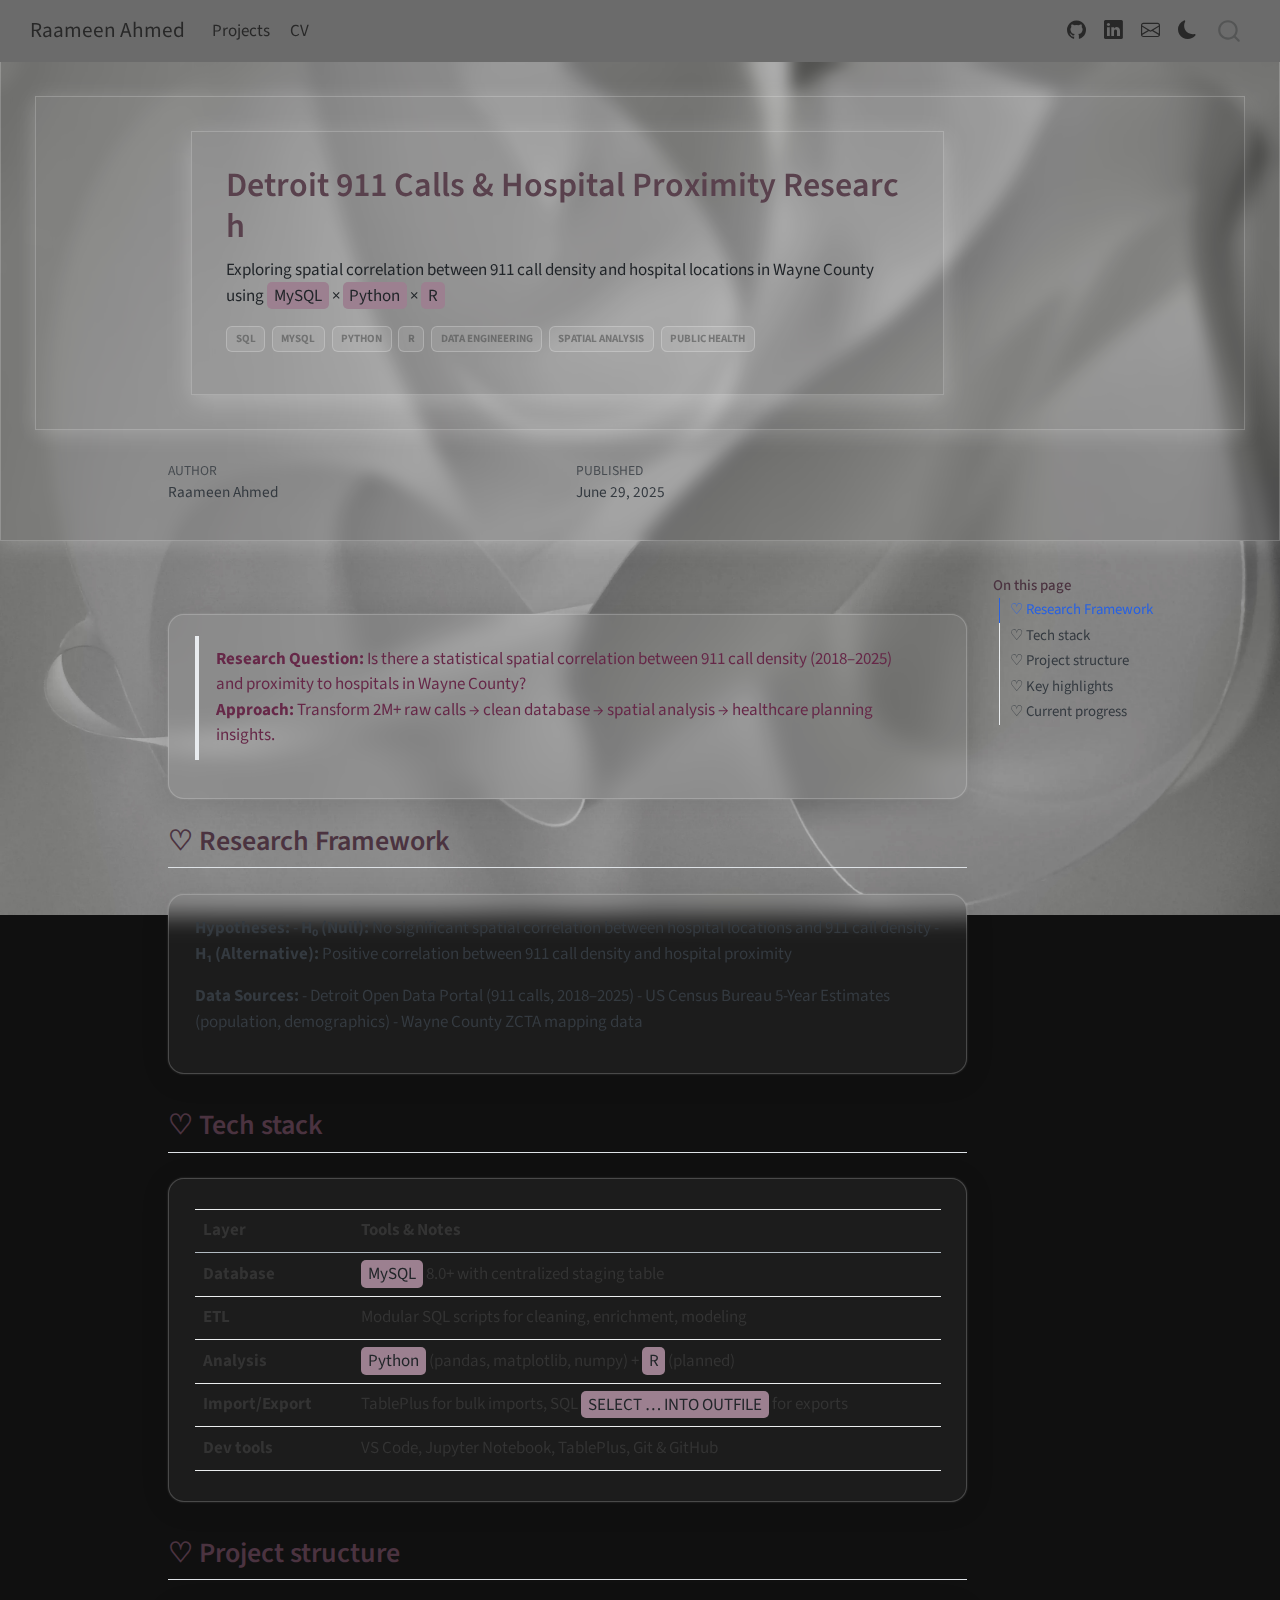
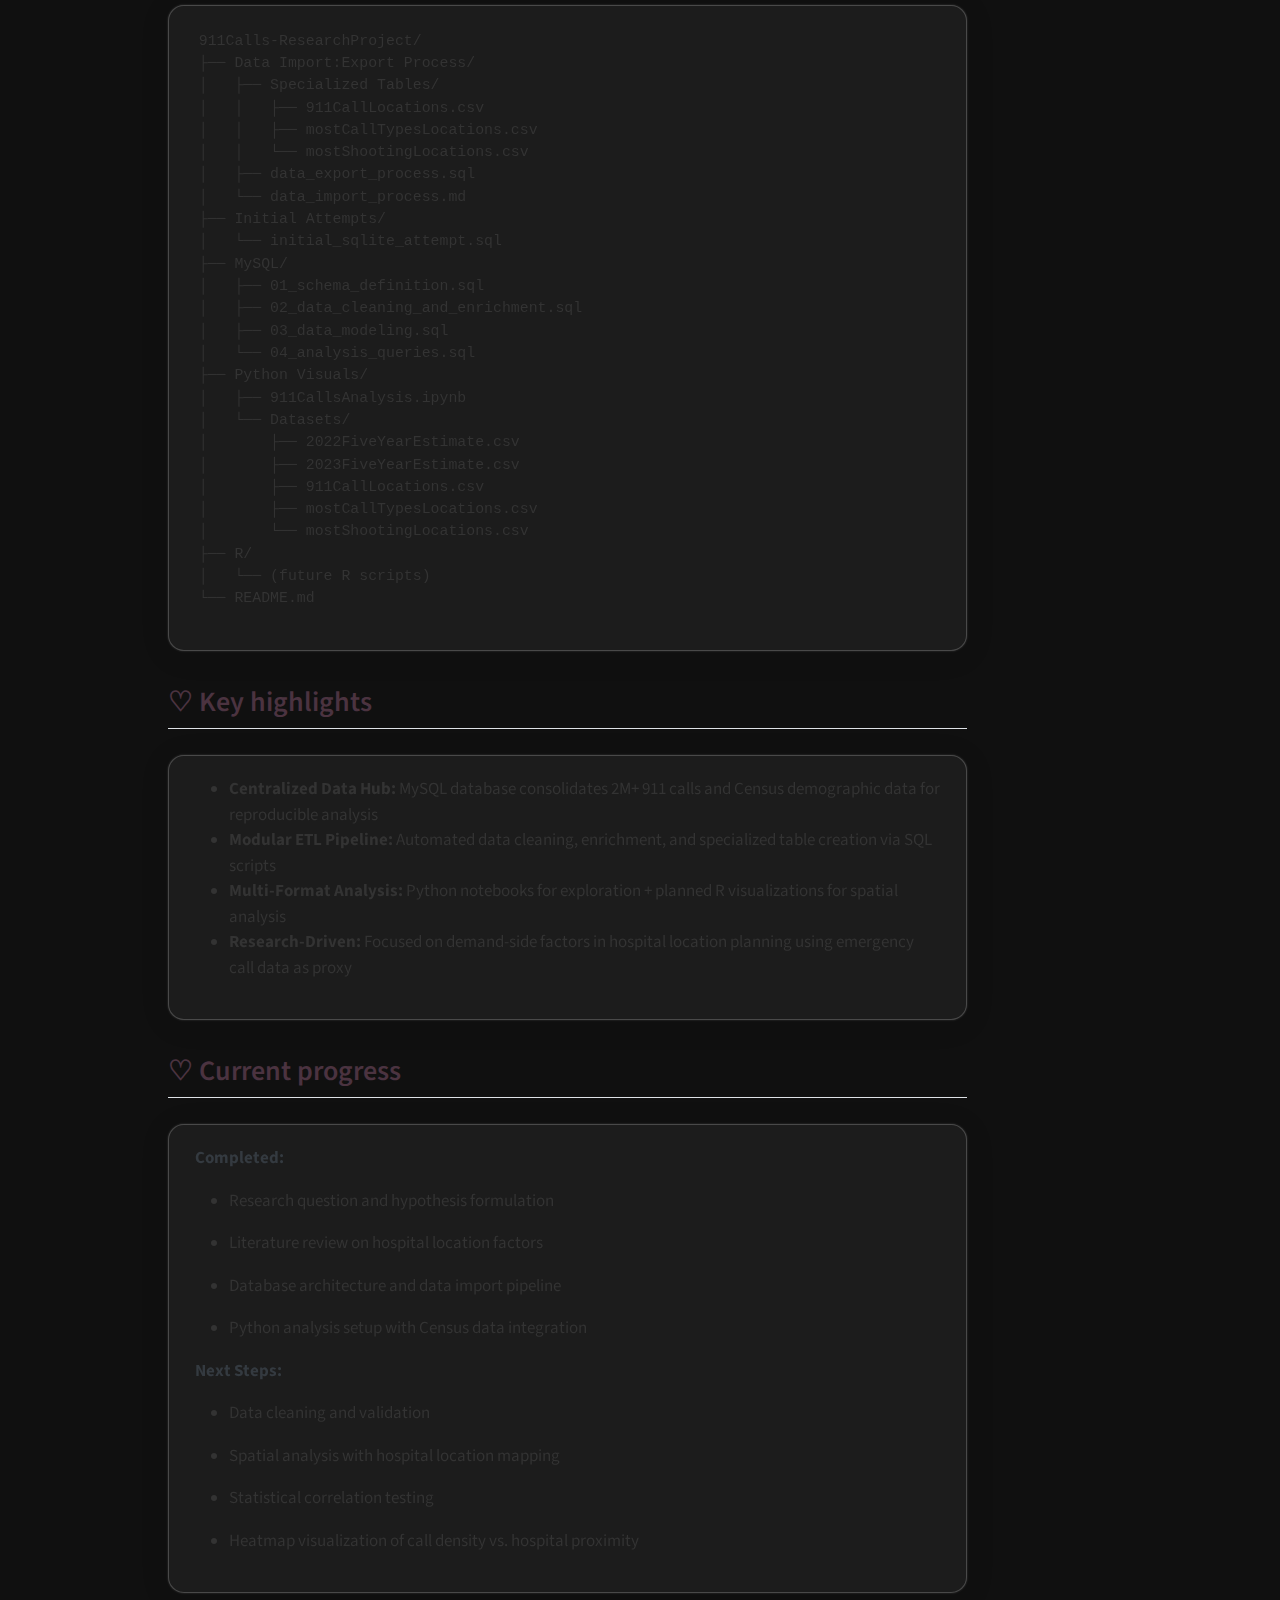
<file: docs/posts/911CallsResearch_Post/index.html>
<!DOCTYPE html>
<html xmlns="http://www.w3.org/1999/xhtml" lang="en" xml:lang="en"><head>

<meta charset="utf-8">
<meta name="generator" content="quarto-1.5.57">

<meta name="viewport" content="width=device-width, initial-scale=1.0, user-scalable=yes">

<meta name="author" content="Raameen Ahmed">
<meta name="dcterms.date" content="2025-06-29">

<title>Detroit 911 Calls &amp; Hospital Proximity Research – Raameen Ahmed</title>
<style>
code{white-space: pre-wrap;}
span.smallcaps{font-variant: small-caps;}
div.columns{display: flex; gap: min(4vw, 1.5em);}
div.column{flex: auto; overflow-x: auto;}
div.hanging-indent{margin-left: 1.5em; text-indent: -1.5em;}
ul.task-list{list-style: none;}
ul.task-list li input[type="checkbox"] {
  width: 0.8em;
  margin: 0 0.8em 0.2em -1em; /* quarto-specific, see https://github.com/quarto-dev/quarto-cli/issues/4556 */ 
  vertical-align: middle;
}
</style>


<script src="../../site_libs/quarto-nav/quarto-nav.js"></script>
<script src="../../site_libs/quarto-nav/headroom.min.js"></script>
<script src="../../site_libs/clipboard/clipboard.min.js"></script>
<script src="../../site_libs/quarto-search/autocomplete.umd.js"></script>
<script src="../../site_libs/quarto-search/fuse.min.js"></script>
<script src="../../site_libs/quarto-search/quarto-search.js"></script>
<meta name="quarto:offset" content="../../">
<script src="../../site_libs/quarto-html/quarto.js"></script>
<script src="../../site_libs/quarto-html/popper.min.js"></script>
<script src="../../site_libs/quarto-html/tippy.umd.min.js"></script>
<script src="../../site_libs/quarto-html/anchor.min.js"></script>
<link href="../../site_libs/quarto-html/tippy.css" rel="stylesheet">
<link href="../../site_libs/quarto-html/quarto-syntax-highlighting.css" rel="stylesheet" id="quarto-text-highlighting-styles">
<script src="../../site_libs/bootstrap/bootstrap.min.js"></script>
<link href="../../site_libs/bootstrap/bootstrap-icons.css" rel="stylesheet">
<link href="../../site_libs/bootstrap/bootstrap.min.css" rel="stylesheet" id="quarto-bootstrap" data-mode="light">
<script id="quarto-search-options" type="application/json">{
  "location": "navbar",
  "copy-button": false,
  "collapse-after": 3,
  "panel-placement": "end",
  "type": "overlay",
  "limit": 50,
  "keyboard-shortcut": [
    "f",
    "/",
    "s"
  ],
  "show-item-context": false,
  "language": {
    "search-no-results-text": "No results",
    "search-matching-documents-text": "matching documents",
    "search-copy-link-title": "Copy link to search",
    "search-hide-matches-text": "Hide additional matches",
    "search-more-match-text": "more match in this document",
    "search-more-matches-text": "more matches in this document",
    "search-clear-button-title": "Clear",
    "search-text-placeholder": "",
    "search-detached-cancel-button-title": "Cancel",
    "search-submit-button-title": "Submit",
    "search-label": "Search"
  }
}</script>
<!-- Google Tag Manager -->
<script>(function(w,d,s,l,i){w[l]=w[l]||[];w[l].push({'gtm.start':
new Date().getTime(),event:'gtm.js'});var f=d.getElementsByTagName(s)[0],
j=d.createElement(s),dl=l!='dataLayer'?'&l='+l:'';j.async=true;j.src=
'https://www.googletagmanager.com/gtm.js?id='+i+dl;f.parentNode.insertBefore(j,f);
})(window,document,'script','dataLayer','GTM-WGHD35HT');</script>
<!-- End Google Tag Manager -->


<link rel="stylesheet" href="../../index-style.css">
<link rel="stylesheet" href="https://cdn.jsdelivr.net/npm/bootstrap-icons@1.11.3/font/bootstrap-icons.min.css">
</head>

<body class="nav-fixed">

<div id="quarto-search-results"></div>
  <header id="quarto-header" class="headroom fixed-top quarto-banner">
    <nav class="navbar navbar-expand-lg " data-bs-theme="dark">
      <div class="navbar-container container-fluid">
      <div class="navbar-brand-container mx-auto">
    <a class="navbar-brand" href="../../index.html">
    <span class="navbar-title">Raameen Ahmed</span>
    </a>
  </div>
            <div id="quarto-search" class="" title="Search"></div>
          <button class="navbar-toggler" type="button" data-bs-toggle="collapse" data-bs-target="#navbarCollapse" aria-controls="navbarCollapse" role="menu" aria-expanded="false" aria-label="Toggle navigation" onclick="if (window.quartoToggleHeadroom) { window.quartoToggleHeadroom(); }">
  <span class="navbar-toggler-icon"></span>
</button>
          <div class="collapse navbar-collapse" id="navbarCollapse">
            <ul class="navbar-nav navbar-nav-scroll me-auto">
  <li class="nav-item">
    <a class="nav-link" href="../../projects.html"> 
<span class="menu-text">Projects</span></a>
  </li>  
  <li class="nav-item">
    <a class="nav-link" href="../../cv.html"> 
<span class="menu-text">CV</span></a>
  </li>  
</ul>
            <ul class="navbar-nav navbar-nav-scroll ms-auto">
  <li class="nav-item compact">
    <a class="nav-link" href="https://github.com/raameena" target="_blank"> <i class="bi bi-github" role="img">
</i> 
<span class="menu-text"></span></a>
  </li>  
  <li class="nav-item compact">
    <a class="nav-link" href="https://www.linkedin.com/in/raameena/" target="_blank"> <i class="bi bi-linkedin" role="img">
</i> 
<span class="menu-text"></span></a>
  </li>  
  <li class="nav-item compact">
    <a class="nav-link" href="https://mail.google.com/mail/?view=cm&amp;to=raameenahmed1@gmail.com" target="_blank"> <i class="bi bi-envelope" role="img">
</i> 
<span class="menu-text"></span></a>
  </li>  
  <li class="nav-item compact">
    <a class="nav-link" href="../../#"> <i class="bi bi-moon" role="img" aria-label="Toggle theme">
</i> 
<span class="menu-text"></span></a>
  </li>  
</ul>
          </div> <!-- /navcollapse -->
            <div class="quarto-navbar-tools">
</div>
      </div> <!-- /container-fluid -->
    </nav>
</header>
<!-- content -->
<header id="title-block-header" class="quarto-title-block default page-columns page-full">
  <div class="quarto-title-banner page-columns page-full">
    <div class="quarto-title column-body">
      <h1 class="title">Detroit 911 Calls &amp; Hospital Proximity Research</h1>
            <p class="subtitle lead"></p><p>Exploring spatial correlation between 911 call density and hospital locations in Wayne County using <mark>MySQL</mark> × <mark>Python</mark> × <mark>R</mark></p><p></p>
                                <div class="quarto-categories">
                <div class="quarto-category">SQL</div>
                <div class="quarto-category">MySQL</div>
                <div class="quarto-category">Python</div>
                <div class="quarto-category">R</div>
                <div class="quarto-category">Data Engineering</div>
                <div class="quarto-category">Spatial Analysis</div>
                <div class="quarto-category">Public Health</div>
              </div>
                  </div>
  </div>
    
  
  <div class="quarto-title-meta">

      <div>
      <div class="quarto-title-meta-heading">Author</div>
      <div class="quarto-title-meta-contents">
               <p>Raameen Ahmed </p>
            </div>
    </div>
      
      <div>
      <div class="quarto-title-meta-heading">Published</div>
      <div class="quarto-title-meta-contents">
        <p class="date">June 29, 2025</p>
      </div>
    </div>
    
      
    </div>
    
  
  </header><div id="quarto-content" class="quarto-container page-columns page-rows-contents page-layout-article page-navbar">
<!-- sidebar -->
<!-- margin-sidebar -->
    <div id="quarto-margin-sidebar" class="sidebar margin-sidebar">
        <nav id="TOC" role="doc-toc" class="toc-active">
    <h2 id="toc-title">On this page</h2>
   
  <ul class="collapse">
  <li><a href="#research-framework" id="toc-research-framework" class="nav-link active" data-scroll-target="#research-framework">♡️ Research Framework</a></li>
  <li><a href="#tech-stack" id="toc-tech-stack" class="nav-link" data-scroll-target="#tech-stack">♡️ Tech stack</a></li>
  <li><a href="#project-structure" id="toc-project-structure" class="nav-link" data-scroll-target="#project-structure">♡️ Project structure</a></li>
  <li><a href="#key-highlights" id="toc-key-highlights" class="nav-link" data-scroll-target="#key-highlights">♡ Key highlights</a></li>
  <li><a href="#current-progress" id="toc-current-progress" class="nav-link" data-scroll-target="#current-progress">♡ Current progress</a></li>
  </ul>
</nav>
    </div>
<!-- main -->
<main class="content quarto-banner-title-block" id="quarto-document-content">





<div class="content-card">
<blockquote class="blockquote">
<p><strong>Research Question:</strong> Is there a statistical spatial correlation between 911 call density (2018–2025) and proximity to hospitals in Wayne County?<br>
<strong>Approach:</strong> Transform 2M+ raw calls → clean database → spatial analysis → healthcare planning insights.</p>
</blockquote>
</div>
<section id="research-framework" class="level2">
<h2 class="anchored" data-anchor-id="research-framework">♡️ Research Framework</h2>
<div class="content-card">
<p><strong>Hypotheses:</strong> - <strong>H₀ (Null):</strong> No significant spatial correlation between hospital locations and 911 call density - <strong>H₁ (Alternative):</strong> Positive correlation between 911 call density and hospital proximity</p>
<p><strong>Data Sources:</strong> - Detroit Open Data Portal (911 calls, 2018–2025) - US Census Bureau 5-Year Estimates (population, demographics) - Wayne County ZCTA mapping data</p>
</div>
</section>
<section id="tech-stack" class="level2">
<h2 class="anchored" data-anchor-id="tech-stack">♡️ Tech stack</h2>
<div class="content-card">
<table class="caption-top table">
<colgroup>
<col style="width: 21%">
<col style="width: 78%">
</colgroup>
<thead>
<tr class="header">
<th>Layer</th>
<th>Tools &amp; Notes</th>
</tr>
</thead>
<tbody>
<tr class="odd">
<td><strong>Database</strong></td>
<td><mark>MySQL</mark> 8.0+ with centralized staging table</td>
</tr>
<tr class="even">
<td><strong>ETL</strong></td>
<td>Modular SQL scripts for cleaning, enrichment, modeling</td>
</tr>
<tr class="odd">
<td><strong>Analysis</strong></td>
<td><mark>Python</mark> (pandas, matplotlib, numpy) + <mark>R</mark> (planned)</td>
</tr>
<tr class="even">
<td><strong>Import/Export</strong></td>
<td>TablePlus for bulk imports, SQL <mark>SELECT … INTO OUTFILE</mark> for exports</td>
</tr>
<tr class="odd">
<td><strong>Dev tools</strong></td>
<td>VS Code, Jupyter Notebook, TablePlus, Git &amp; GitHub</td>
</tr>
</tbody>
</table>
</div>
</section>
<section id="project-structure" class="level2">
<h2 class="anchored" data-anchor-id="project-structure">♡️ Project structure</h2>
<div class="content-card">
<pre><code>911Calls-ResearchProject/
├── Data Import:Export Process/
│   ├── Specialized Tables/
│   │   ├── 911CallLocations.csv
│   │   ├── mostCallTypesLocations.csv
│   │   └── mostShootingLocations.csv
│   ├── data_export_process.sql
│   └── data_import_process.md
├── Initial Attempts/
│   └── initial_sqlite_attempt.sql
├── MySQL/
│   ├── 01_schema_definition.sql
│   ├── 02_data_cleaning_and_enrichment.sql
│   ├── 03_data_modeling.sql
│   └── 04_analysis_queries.sql
├── Python Visuals/
│   ├── 911CallsAnalysis.ipynb
│   └── Datasets/
│       ├── 2022FiveYearEstimate.csv
│       ├── 2023FiveYearEstimate.csv
│       ├── 911CallLocations.csv
│       ├── mostCallTypesLocations.csv
│       └── mostShootingLocations.csv
├── R/
│   └── (future R scripts)
└── README.md</code></pre>
</div>
</section>
<section id="key-highlights" class="level2">
<h2 class="anchored" data-anchor-id="key-highlights">♡ Key highlights</h2>
<div class="content-card">
<ul>
<li><strong>Centralized Data Hub:</strong> MySQL database consolidates 2M+ 911 calls and Census demographic data for reproducible analysis</li>
<li><strong>Modular ETL Pipeline:</strong> Automated data cleaning, enrichment, and specialized table creation via SQL scripts</li>
<li><strong>Multi-Format Analysis:</strong> Python notebooks for exploration + planned R visualizations for spatial analysis</li>
<li><strong>Research-Driven:</strong> Focused on demand-side factors in hospital location planning using emergency call data as proxy</li>
</ul>
</div>
</section>
<section id="current-progress" class="level2">
<h2 class="anchored" data-anchor-id="current-progress">♡ Current progress</h2>
<div class="content-card">
<p><strong>Completed:</strong></p>
<ul>
<li><p>Research question and hypothesis formulation</p></li>
<li><p>Literature review on hospital location factors</p></li>
<li><p>Database architecture and data import pipeline</p></li>
<li><p>Python analysis setup with Census data integration</p></li>
</ul>
<p><strong>Next Steps:</strong></p>
<ul>
<li><p>Data cleaning and validation</p></li>
<li><p>Spatial analysis with hospital location mapping</p></li>
<li><p>Statistical correlation testing</p></li>
<li><p>Heatmap visualization of call density vs.&nbsp;hospital proximity</p></li>
</ul>
</div>


</section>

</main> <!-- /main -->
<!-- Google Tag Manager (noscript) -->
<noscript><iframe src="https://www.googletagmanager.com/ns.html?id=GTM-WGHD35HT" height="0" width="0" style="display:none;visibility:hidden"></iframe></noscript>
<!-- End Google Tag Manager (noscript) -->
<script id="quarto-html-after-body" type="application/javascript">
window.document.addEventListener("DOMContentLoaded", function (event) {
  const toggleBodyColorMode = (bsSheetEl) => {
    const mode = bsSheetEl.getAttribute("data-mode");
    const bodyEl = window.document.querySelector("body");
    if (mode === "dark") {
      bodyEl.classList.add("quarto-dark");
      bodyEl.classList.remove("quarto-light");
    } else {
      bodyEl.classList.add("quarto-light");
      bodyEl.classList.remove("quarto-dark");
    }
  }
  const toggleBodyColorPrimary = () => {
    const bsSheetEl = window.document.querySelector("link#quarto-bootstrap");
    if (bsSheetEl) {
      toggleBodyColorMode(bsSheetEl);
    }
  }
  toggleBodyColorPrimary();  
  const icon = "";
  const anchorJS = new window.AnchorJS();
  anchorJS.options = {
    placement: 'right',
    icon: icon
  };
  anchorJS.add('.anchored');
  const isCodeAnnotation = (el) => {
    for (const clz of el.classList) {
      if (clz.startsWith('code-annotation-')) {                     
        return true;
      }
    }
    return false;
  }
  const onCopySuccess = function(e) {
    // button target
    const button = e.trigger;
    // don't keep focus
    button.blur();
    // flash "checked"
    button.classList.add('code-copy-button-checked');
    var currentTitle = button.getAttribute("title");
    button.setAttribute("title", "Copied!");
    let tooltip;
    if (window.bootstrap) {
      button.setAttribute("data-bs-toggle", "tooltip");
      button.setAttribute("data-bs-placement", "left");
      button.setAttribute("data-bs-title", "Copied!");
      tooltip = new bootstrap.Tooltip(button, 
        { trigger: "manual", 
          customClass: "code-copy-button-tooltip",
          offset: [0, -8]});
      tooltip.show();    
    }
    setTimeout(function() {
      if (tooltip) {
        tooltip.hide();
        button.removeAttribute("data-bs-title");
        button.removeAttribute("data-bs-toggle");
        button.removeAttribute("data-bs-placement");
      }
      button.setAttribute("title", currentTitle);
      button.classList.remove('code-copy-button-checked');
    }, 1000);
    // clear code selection
    e.clearSelection();
  }
  const getTextToCopy = function(trigger) {
      const codeEl = trigger.previousElementSibling.cloneNode(true);
      for (const childEl of codeEl.children) {
        if (isCodeAnnotation(childEl)) {
          childEl.remove();
        }
      }
      return codeEl.innerText;
  }
  const clipboard = new window.ClipboardJS('.code-copy-button:not([data-in-quarto-modal])', {
    text: getTextToCopy
  });
  clipboard.on('success', onCopySuccess);
  if (window.document.getElementById('quarto-embedded-source-code-modal')) {
    // For code content inside modals, clipBoardJS needs to be initialized with a container option
    // TODO: Check when it could be a function (https://github.com/zenorocha/clipboard.js/issues/860)
    const clipboardModal = new window.ClipboardJS('.code-copy-button[data-in-quarto-modal]', {
      text: getTextToCopy,
      container: window.document.getElementById('quarto-embedded-source-code-modal')
    });
    clipboardModal.on('success', onCopySuccess);
  }
    var localhostRegex = new RegExp(/^(?:http|https):\/\/localhost\:?[0-9]*\//);
    var mailtoRegex = new RegExp(/^mailto:/);
      var filterRegex = new RegExp('/' + window.location.host + '/');
    var isInternal = (href) => {
        return filterRegex.test(href) || localhostRegex.test(href) || mailtoRegex.test(href);
    }
    // Inspect non-navigation links and adorn them if external
 	var links = window.document.querySelectorAll('a[href]:not(.nav-link):not(.navbar-brand):not(.toc-action):not(.sidebar-link):not(.sidebar-item-toggle):not(.pagination-link):not(.no-external):not([aria-hidden]):not(.dropdown-item):not(.quarto-navigation-tool):not(.about-link)');
    for (var i=0; i<links.length; i++) {
      const link = links[i];
      if (!isInternal(link.href)) {
        // undo the damage that might have been done by quarto-nav.js in the case of
        // links that we want to consider external
        if (link.dataset.originalHref !== undefined) {
          link.href = link.dataset.originalHref;
        }
      }
    }
  function tippyHover(el, contentFn, onTriggerFn, onUntriggerFn) {
    const config = {
      allowHTML: true,
      maxWidth: 500,
      delay: 100,
      arrow: false,
      appendTo: function(el) {
          return el.parentElement;
      },
      interactive: true,
      interactiveBorder: 10,
      theme: 'quarto',
      placement: 'bottom-start',
    };
    if (contentFn) {
      config.content = contentFn;
    }
    if (onTriggerFn) {
      config.onTrigger = onTriggerFn;
    }
    if (onUntriggerFn) {
      config.onUntrigger = onUntriggerFn;
    }
    window.tippy(el, config); 
  }
  const noterefs = window.document.querySelectorAll('a[role="doc-noteref"]');
  for (var i=0; i<noterefs.length; i++) {
    const ref = noterefs[i];
    tippyHover(ref, function() {
      // use id or data attribute instead here
      let href = ref.getAttribute('data-footnote-href') || ref.getAttribute('href');
      try { href = new URL(href).hash; } catch {}
      const id = href.replace(/^#\/?/, "");
      const note = window.document.getElementById(id);
      if (note) {
        return note.innerHTML;
      } else {
        return "";
      }
    });
  }
  const xrefs = window.document.querySelectorAll('a.quarto-xref');
  const processXRef = (id, note) => {
    // Strip column container classes
    const stripColumnClz = (el) => {
      el.classList.remove("page-full", "page-columns");
      if (el.children) {
        for (const child of el.children) {
          stripColumnClz(child);
        }
      }
    }
    stripColumnClz(note)
    if (id === null || id.startsWith('sec-')) {
      // Special case sections, only their first couple elements
      const container = document.createElement("div");
      if (note.children && note.children.length > 2) {
        container.appendChild(note.children[0].cloneNode(true));
        for (let i = 1; i < note.children.length; i++) {
          const child = note.children[i];
          if (child.tagName === "P" && child.innerText === "") {
            continue;
          } else {
            container.appendChild(child.cloneNode(true));
            break;
          }
        }
        if (window.Quarto?.typesetMath) {
          window.Quarto.typesetMath(container);
        }
        return container.innerHTML
      } else {
        if (window.Quarto?.typesetMath) {
          window.Quarto.typesetMath(note);
        }
        return note.innerHTML;
      }
    } else {
      // Remove any anchor links if they are present
      const anchorLink = note.querySelector('a.anchorjs-link');
      if (anchorLink) {
        anchorLink.remove();
      }
      if (window.Quarto?.typesetMath) {
        window.Quarto.typesetMath(note);
      }
      // TODO in 1.5, we should make sure this works without a callout special case
      if (note.classList.contains("callout")) {
        return note.outerHTML;
      } else {
        return note.innerHTML;
      }
    }
  }
  for (var i=0; i<xrefs.length; i++) {
    const xref = xrefs[i];
    tippyHover(xref, undefined, function(instance) {
      instance.disable();
      let url = xref.getAttribute('href');
      let hash = undefined; 
      if (url.startsWith('#')) {
        hash = url;
      } else {
        try { hash = new URL(url).hash; } catch {}
      }
      if (hash) {
        const id = hash.replace(/^#\/?/, "");
        const note = window.document.getElementById(id);
        if (note !== null) {
          try {
            const html = processXRef(id, note.cloneNode(true));
            instance.setContent(html);
          } finally {
            instance.enable();
            instance.show();
          }
        } else {
          // See if we can fetch this
          fetch(url.split('#')[0])
          .then(res => res.text())
          .then(html => {
            const parser = new DOMParser();
            const htmlDoc = parser.parseFromString(html, "text/html");
            const note = htmlDoc.getElementById(id);
            if (note !== null) {
              const html = processXRef(id, note);
              instance.setContent(html);
            } 
          }).finally(() => {
            instance.enable();
            instance.show();
          });
        }
      } else {
        // See if we can fetch a full url (with no hash to target)
        // This is a special case and we should probably do some content thinning / targeting
        fetch(url)
        .then(res => res.text())
        .then(html => {
          const parser = new DOMParser();
          const htmlDoc = parser.parseFromString(html, "text/html");
          const note = htmlDoc.querySelector('main.content');
          if (note !== null) {
            // This should only happen for chapter cross references
            // (since there is no id in the URL)
            // remove the first header
            if (note.children.length > 0 && note.children[0].tagName === "HEADER") {
              note.children[0].remove();
            }
            const html = processXRef(null, note);
            instance.setContent(html);
          } 
        }).finally(() => {
          instance.enable();
          instance.show();
        });
      }
    }, function(instance) {
    });
  }
      let selectedAnnoteEl;
      const selectorForAnnotation = ( cell, annotation) => {
        let cellAttr = 'data-code-cell="' + cell + '"';
        let lineAttr = 'data-code-annotation="' +  annotation + '"';
        const selector = 'span[' + cellAttr + '][' + lineAttr + ']';
        return selector;
      }
      const selectCodeLines = (annoteEl) => {
        const doc = window.document;
        const targetCell = annoteEl.getAttribute("data-target-cell");
        const targetAnnotation = annoteEl.getAttribute("data-target-annotation");
        const annoteSpan = window.document.querySelector(selectorForAnnotation(targetCell, targetAnnotation));
        const lines = annoteSpan.getAttribute("data-code-lines").split(",");
        const lineIds = lines.map((line) => {
          return targetCell + "-" + line;
        })
        let top = null;
        let height = null;
        let parent = null;
        if (lineIds.length > 0) {
            //compute the position of the single el (top and bottom and make a div)
            const el = window.document.getElementById(lineIds[0]);
            top = el.offsetTop;
            height = el.offsetHeight;
            parent = el.parentElement.parentElement;
          if (lineIds.length > 1) {
            const lastEl = window.document.getElementById(lineIds[lineIds.length - 1]);
            const bottom = lastEl.offsetTop + lastEl.offsetHeight;
            height = bottom - top;
          }
          if (top !== null && height !== null && parent !== null) {
            // cook up a div (if necessary) and position it 
            let div = window.document.getElementById("code-annotation-line-highlight");
            if (div === null) {
              div = window.document.createElement("div");
              div.setAttribute("id", "code-annotation-line-highlight");
              div.style.position = 'absolute';
              parent.appendChild(div);
            }
            div.style.top = top - 2 + "px";
            div.style.height = height + 4 + "px";
            div.style.left = 0;
            let gutterDiv = window.document.getElementById("code-annotation-line-highlight-gutter");
            if (gutterDiv === null) {
              gutterDiv = window.document.createElement("div");
              gutterDiv.setAttribute("id", "code-annotation-line-highlight-gutter");
              gutterDiv.style.position = 'absolute';
              const codeCell = window.document.getElementById(targetCell);
              const gutter = codeCell.querySelector('.code-annotation-gutter');
              gutter.appendChild(gutterDiv);
            }
            gutterDiv.style.top = top - 2 + "px";
            gutterDiv.style.height = height + 4 + "px";
          }
          selectedAnnoteEl = annoteEl;
        }
      };
      const unselectCodeLines = () => {
        const elementsIds = ["code-annotation-line-highlight", "code-annotation-line-highlight-gutter"];
        elementsIds.forEach((elId) => {
          const div = window.document.getElementById(elId);
          if (div) {
            div.remove();
          }
        });
        selectedAnnoteEl = undefined;
      };
        // Handle positioning of the toggle
    window.addEventListener(
      "resize",
      throttle(() => {
        elRect = undefined;
        if (selectedAnnoteEl) {
          selectCodeLines(selectedAnnoteEl);
        }
      }, 10)
    );
    function throttle(fn, ms) {
    let throttle = false;
    let timer;
      return (...args) => {
        if(!throttle) { // first call gets through
            fn.apply(this, args);
            throttle = true;
        } else { // all the others get throttled
            if(timer) clearTimeout(timer); // cancel #2
            timer = setTimeout(() => {
              fn.apply(this, args);
              timer = throttle = false;
            }, ms);
        }
      };
    }
      // Attach click handler to the DT
      const annoteDls = window.document.querySelectorAll('dt[data-target-cell]');
      for (const annoteDlNode of annoteDls) {
        annoteDlNode.addEventListener('click', (event) => {
          const clickedEl = event.target;
          if (clickedEl !== selectedAnnoteEl) {
            unselectCodeLines();
            const activeEl = window.document.querySelector('dt[data-target-cell].code-annotation-active');
            if (activeEl) {
              activeEl.classList.remove('code-annotation-active');
            }
            selectCodeLines(clickedEl);
            clickedEl.classList.add('code-annotation-active');
          } else {
            // Unselect the line
            unselectCodeLines();
            clickedEl.classList.remove('code-annotation-active');
          }
        });
      }
  const findCites = (el) => {
    const parentEl = el.parentElement;
    if (parentEl) {
      const cites = parentEl.dataset.cites;
      if (cites) {
        return {
          el,
          cites: cites.split(' ')
        };
      } else {
        return findCites(el.parentElement)
      }
    } else {
      return undefined;
    }
  };
  var bibliorefs = window.document.querySelectorAll('a[role="doc-biblioref"]');
  for (var i=0; i<bibliorefs.length; i++) {
    const ref = bibliorefs[i];
    const citeInfo = findCites(ref);
    if (citeInfo) {
      tippyHover(citeInfo.el, function() {
        var popup = window.document.createElement('div');
        citeInfo.cites.forEach(function(cite) {
          var citeDiv = window.document.createElement('div');
          citeDiv.classList.add('hanging-indent');
          citeDiv.classList.add('csl-entry');
          var biblioDiv = window.document.getElementById('ref-' + cite);
          if (biblioDiv) {
            citeDiv.innerHTML = biblioDiv.innerHTML;
          }
          popup.appendChild(citeDiv);
        });
        return popup.innerHTML;
      });
    }
  }
});
</script>
</div> <!-- /content -->
<script src="../../hover-text.js"></script>
<script src="../../theme-toggle.js"></script>




</body></html>
</file>
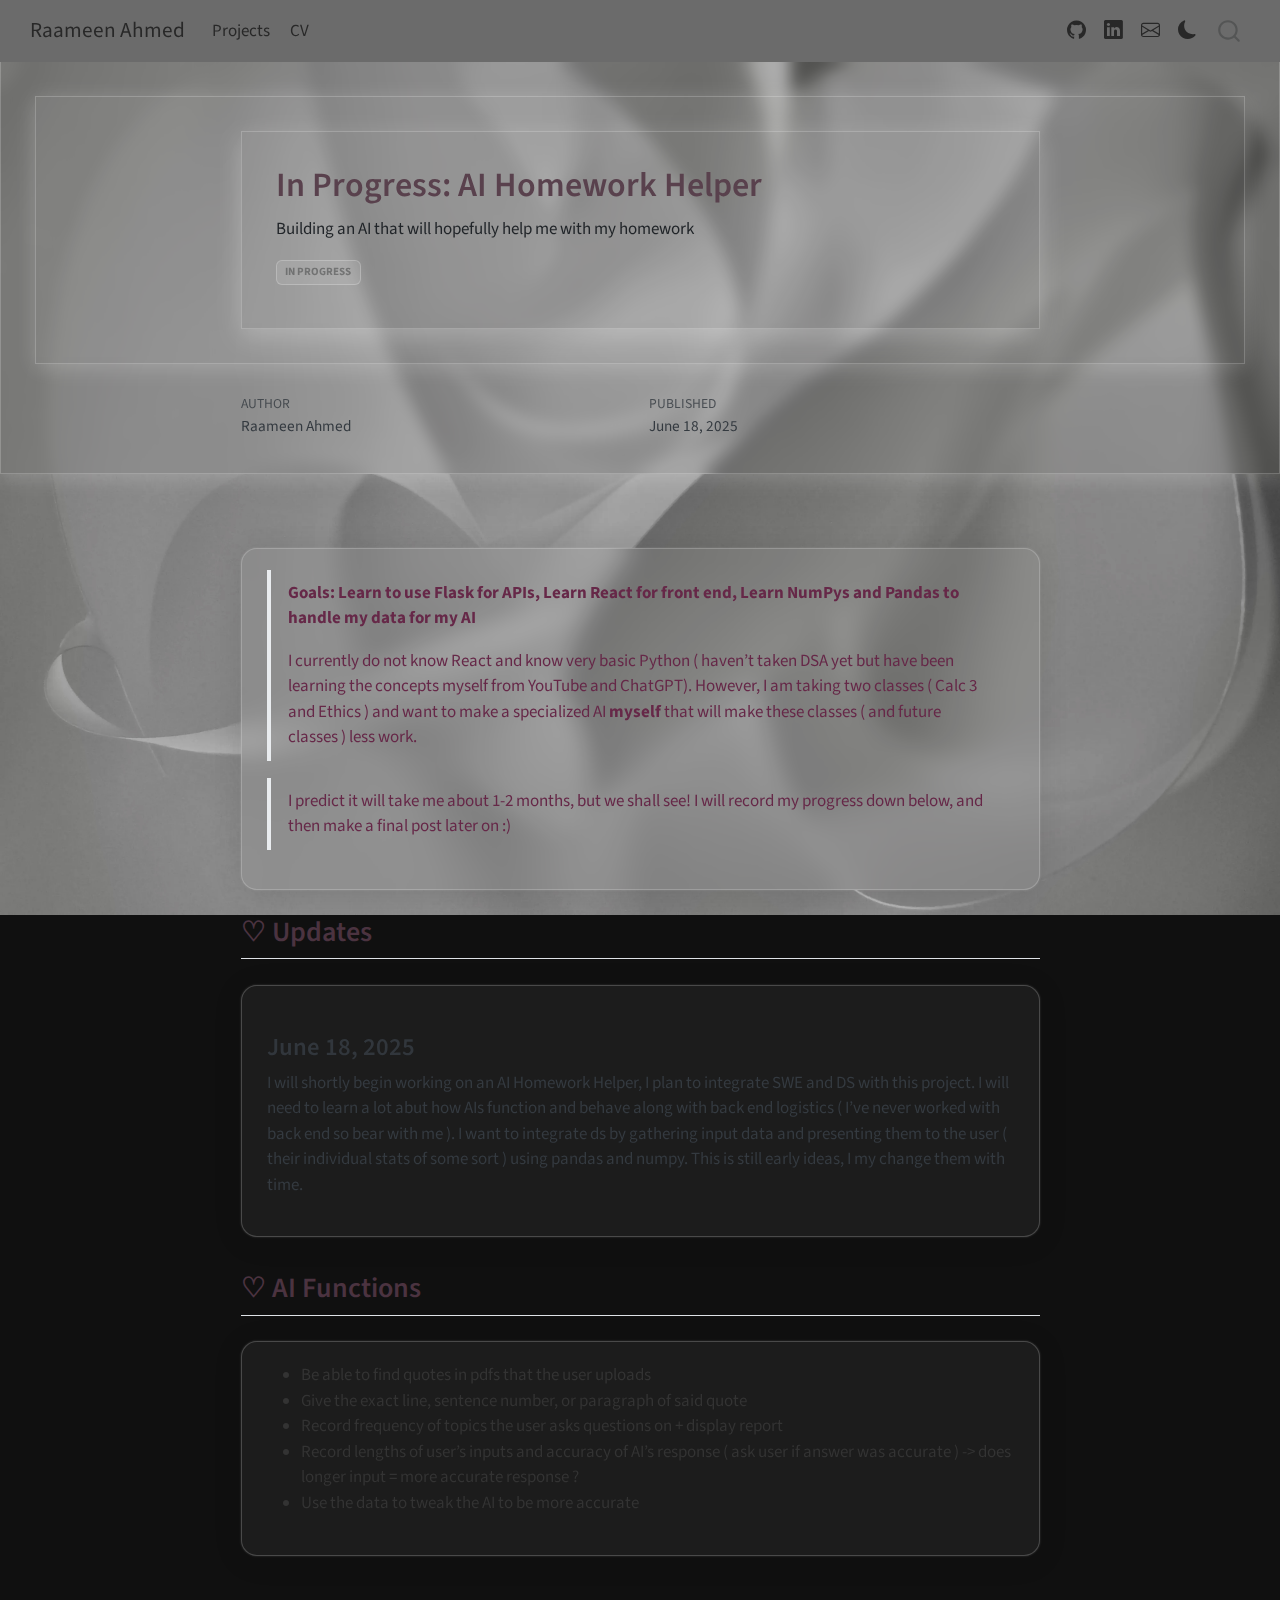
<file: docs/posts/AIHomeworkHelper_Post/index.html>
<!DOCTYPE html>
<html xmlns="http://www.w3.org/1999/xhtml" lang="en" xml:lang="en"><head>

<meta charset="utf-8">
<meta name="generator" content="quarto-1.5.57">

<meta name="viewport" content="width=device-width, initial-scale=1.0, user-scalable=yes">

<meta name="author" content="Raameen Ahmed">
<meta name="dcterms.date" content="2025-06-18">

<title>In Progress: AI Homework Helper – Raameen Ahmed</title>
<style>
code{white-space: pre-wrap;}
span.smallcaps{font-variant: small-caps;}
div.columns{display: flex; gap: min(4vw, 1.5em);}
div.column{flex: auto; overflow-x: auto;}
div.hanging-indent{margin-left: 1.5em; text-indent: -1.5em;}
ul.task-list{list-style: none;}
ul.task-list li input[type="checkbox"] {
  width: 0.8em;
  margin: 0 0.8em 0.2em -1em; /* quarto-specific, see https://github.com/quarto-dev/quarto-cli/issues/4556 */ 
  vertical-align: middle;
}
</style>


<script src="../../site_libs/quarto-nav/quarto-nav.js"></script>
<script src="../../site_libs/quarto-nav/headroom.min.js"></script>
<script src="../../site_libs/clipboard/clipboard.min.js"></script>
<script src="../../site_libs/quarto-search/autocomplete.umd.js"></script>
<script src="../../site_libs/quarto-search/fuse.min.js"></script>
<script src="../../site_libs/quarto-search/quarto-search.js"></script>
<meta name="quarto:offset" content="../../">
<script src="../../site_libs/quarto-html/quarto.js"></script>
<script src="../../site_libs/quarto-html/popper.min.js"></script>
<script src="../../site_libs/quarto-html/tippy.umd.min.js"></script>
<script src="../../site_libs/quarto-html/anchor.min.js"></script>
<link href="../../site_libs/quarto-html/tippy.css" rel="stylesheet">
<link href="../../site_libs/quarto-html/quarto-syntax-highlighting.css" rel="stylesheet" id="quarto-text-highlighting-styles">
<script src="../../site_libs/bootstrap/bootstrap.min.js"></script>
<link href="../../site_libs/bootstrap/bootstrap-icons.css" rel="stylesheet">
<link href="../../site_libs/bootstrap/bootstrap.min.css" rel="stylesheet" id="quarto-bootstrap" data-mode="light">
<script id="quarto-search-options" type="application/json">{
  "location": "navbar",
  "copy-button": false,
  "collapse-after": 3,
  "panel-placement": "end",
  "type": "overlay",
  "limit": 50,
  "keyboard-shortcut": [
    "f",
    "/",
    "s"
  ],
  "show-item-context": false,
  "language": {
    "search-no-results-text": "No results",
    "search-matching-documents-text": "matching documents",
    "search-copy-link-title": "Copy link to search",
    "search-hide-matches-text": "Hide additional matches",
    "search-more-match-text": "more match in this document",
    "search-more-matches-text": "more matches in this document",
    "search-clear-button-title": "Clear",
    "search-text-placeholder": "",
    "search-detached-cancel-button-title": "Cancel",
    "search-submit-button-title": "Submit",
    "search-label": "Search"
  }
}</script>


<link rel="stylesheet" href="../../index-style.css">
<link rel="stylesheet" href="https://cdn.jsdelivr.net/npm/bootstrap-icons@1.11.3/font/bootstrap-icons.min.css">
</head>

<body class="nav-fixed fullcontent">

<div id="quarto-search-results"></div>
  <header id="quarto-header" class="headroom fixed-top quarto-banner">
    <nav class="navbar navbar-expand-lg " data-bs-theme="dark">
      <div class="navbar-container container-fluid">
      <div class="navbar-brand-container mx-auto">
    <a class="navbar-brand" href="../../index.html">
    <span class="navbar-title">Raameen Ahmed</span>
    </a>
  </div>
            <div id="quarto-search" class="" title="Search"></div>
          <button class="navbar-toggler" type="button" data-bs-toggle="collapse" data-bs-target="#navbarCollapse" aria-controls="navbarCollapse" role="menu" aria-expanded="false" aria-label="Toggle navigation" onclick="if (window.quartoToggleHeadroom) { window.quartoToggleHeadroom(); }">
  <span class="navbar-toggler-icon"></span>
</button>
          <div class="collapse navbar-collapse" id="navbarCollapse">
            <ul class="navbar-nav navbar-nav-scroll me-auto">
  <li class="nav-item">
    <a class="nav-link" href="../../projects.html"> 
<span class="menu-text">Projects</span></a>
  </li>  
  <li class="nav-item">
    <a class="nav-link" href="../../cv.html"> 
<span class="menu-text">CV</span></a>
  </li>  
</ul>
            <ul class="navbar-nav navbar-nav-scroll ms-auto">
  <li class="nav-item compact">
    <a class="nav-link" href="https://github.com/raameena" target="_blank"> <i class="bi bi-github" role="img">
</i> 
<span class="menu-text"></span></a>
  </li>  
  <li class="nav-item compact">
    <a class="nav-link" href="https://www.linkedin.com/in/raameena/" target="_blank"> <i class="bi bi-linkedin" role="img">
</i> 
<span class="menu-text"></span></a>
  </li>  
  <li class="nav-item compact">
    <a class="nav-link" href="https://mail.google.com/mail/?view=cm&amp;to=raameenahmed1@gmail.com" target="_blank"> <i class="bi bi-envelope" role="img">
</i> 
<span class="menu-text"></span></a>
  </li>  
  <li class="nav-item compact">
    <a class="nav-link" href="../../#"> <i class="bi bi-moon" role="img" aria-label="Toggle theme">
</i> 
<span class="menu-text"></span></a>
  </li>  
</ul>
          </div> <!-- /navcollapse -->
            <div class="quarto-navbar-tools">
</div>
      </div> <!-- /container-fluid -->
    </nav>
</header>
<!-- content -->
<header id="title-block-header" class="quarto-title-block default page-columns page-full">
  <div class="quarto-title-banner page-columns page-full">
    <div class="quarto-title column-body">
      <h1 class="title">In Progress: AI Homework Helper</h1>
            <p class="subtitle lead"></p><p>Building an AI that will hopefully help me with my homework</p><p></p>
                                <div class="quarto-categories">
                <div class="quarto-category">In Progress</div>
              </div>
                  </div>
  </div>
    
  
  <div class="quarto-title-meta">

      <div>
      <div class="quarto-title-meta-heading">Author</div>
      <div class="quarto-title-meta-contents">
               <p>Raameen Ahmed </p>
            </div>
    </div>
      
      <div>
      <div class="quarto-title-meta-heading">Published</div>
      <div class="quarto-title-meta-contents">
        <p class="date">June 18, 2025</p>
      </div>
    </div>
    
      
    </div>
    
  
  </header><div id="quarto-content" class="quarto-container page-columns page-rows-contents page-layout-article page-navbar">
<!-- sidebar -->
<!-- margin-sidebar -->
    
<!-- main -->
<main class="content quarto-banner-title-block" id="quarto-document-content">





<div class="content-card">
<blockquote class="blockquote">
<p><strong>Goals: Learn to use Flask for APIs, Learn React for front end, Learn NumPys and Pandas to handle my data for my AI</strong></p>
<p>I currently do not know React and know very basic Python ( haven’t taken DSA yet but have been learning the concepts myself from YouTube and ChatGPT). However, I am taking two classes ( Calc 3 and Ethics ) and want to make a specialized AI <strong>myself</strong> that will make these classes ( and future classes ) less work.</p>
</blockquote>
<blockquote class="blockquote">
<p>I predict it will take me about 1-2 months, but we shall see! I will record my progress down below, and then make a final post later on :)</p>
</blockquote>
</div>
<section id="updates" class="level2">
<h2 class="anchored" data-anchor-id="updates">♡ Updates</h2>
<section id="june-18-2025" class="level3 content-card">
<h3 class="anchored" data-anchor-id="june-18-2025">June 18, 2025</h3>
<p>I will shortly begin working on an AI Homework Helper, I plan to integrate SWE and DS with this project. I will need to learn a lot abut how AIs function and behave along with back end logistics ( I’ve never worked with back end so bear with me ). I want to integrate ds by gathering input data and presenting them to the user ( their individual stats of some sort ) using pandas and numpy. This is still early ideas, I my change them with time.</p>
</section>
</section>
<section id="ai-functions" class="level2">
<h2 class="anchored" data-anchor-id="ai-functions">♡ AI Functions</h2>
<div class="content-card">
<ul>
<li>Be able to find quotes in pdfs that the user uploads</li>
<li>Give the exact line, sentence number, or paragraph of said quote</li>
<li>Record frequency of topics the user asks questions on + display report</li>
<li>Record lengths of user’s inputs and accuracy of AI’s response ( ask user if answer was accurate ) -&gt; does longer input = more accurate response ?</li>
<li>Use the data to tweak the AI to be more accurate</li>
</ul>
</div>


</section>

</main> <!-- /main -->
<script id="quarto-html-after-body" type="application/javascript">
window.document.addEventListener("DOMContentLoaded", function (event) {
  const toggleBodyColorMode = (bsSheetEl) => {
    const mode = bsSheetEl.getAttribute("data-mode");
    const bodyEl = window.document.querySelector("body");
    if (mode === "dark") {
      bodyEl.classList.add("quarto-dark");
      bodyEl.classList.remove("quarto-light");
    } else {
      bodyEl.classList.add("quarto-light");
      bodyEl.classList.remove("quarto-dark");
    }
  }
  const toggleBodyColorPrimary = () => {
    const bsSheetEl = window.document.querySelector("link#quarto-bootstrap");
    if (bsSheetEl) {
      toggleBodyColorMode(bsSheetEl);
    }
  }
  toggleBodyColorPrimary();  
  const icon = "";
  const anchorJS = new window.AnchorJS();
  anchorJS.options = {
    placement: 'right',
    icon: icon
  };
  anchorJS.add('.anchored');
  const isCodeAnnotation = (el) => {
    for (const clz of el.classList) {
      if (clz.startsWith('code-annotation-')) {                     
        return true;
      }
    }
    return false;
  }
  const onCopySuccess = function(e) {
    // button target
    const button = e.trigger;
    // don't keep focus
    button.blur();
    // flash "checked"
    button.classList.add('code-copy-button-checked');
    var currentTitle = button.getAttribute("title");
    button.setAttribute("title", "Copied!");
    let tooltip;
    if (window.bootstrap) {
      button.setAttribute("data-bs-toggle", "tooltip");
      button.setAttribute("data-bs-placement", "left");
      button.setAttribute("data-bs-title", "Copied!");
      tooltip = new bootstrap.Tooltip(button, 
        { trigger: "manual", 
          customClass: "code-copy-button-tooltip",
          offset: [0, -8]});
      tooltip.show();    
    }
    setTimeout(function() {
      if (tooltip) {
        tooltip.hide();
        button.removeAttribute("data-bs-title");
        button.removeAttribute("data-bs-toggle");
        button.removeAttribute("data-bs-placement");
      }
      button.setAttribute("title", currentTitle);
      button.classList.remove('code-copy-button-checked');
    }, 1000);
    // clear code selection
    e.clearSelection();
  }
  const getTextToCopy = function(trigger) {
      const codeEl = trigger.previousElementSibling.cloneNode(true);
      for (const childEl of codeEl.children) {
        if (isCodeAnnotation(childEl)) {
          childEl.remove();
        }
      }
      return codeEl.innerText;
  }
  const clipboard = new window.ClipboardJS('.code-copy-button:not([data-in-quarto-modal])', {
    text: getTextToCopy
  });
  clipboard.on('success', onCopySuccess);
  if (window.document.getElementById('quarto-embedded-source-code-modal')) {
    // For code content inside modals, clipBoardJS needs to be initialized with a container option
    // TODO: Check when it could be a function (https://github.com/zenorocha/clipboard.js/issues/860)
    const clipboardModal = new window.ClipboardJS('.code-copy-button[data-in-quarto-modal]', {
      text: getTextToCopy,
      container: window.document.getElementById('quarto-embedded-source-code-modal')
    });
    clipboardModal.on('success', onCopySuccess);
  }
    var localhostRegex = new RegExp(/^(?:http|https):\/\/localhost\:?[0-9]*\//);
    var mailtoRegex = new RegExp(/^mailto:/);
      var filterRegex = new RegExp('/' + window.location.host + '/');
    var isInternal = (href) => {
        return filterRegex.test(href) || localhostRegex.test(href) || mailtoRegex.test(href);
    }
    // Inspect non-navigation links and adorn them if external
 	var links = window.document.querySelectorAll('a[href]:not(.nav-link):not(.navbar-brand):not(.toc-action):not(.sidebar-link):not(.sidebar-item-toggle):not(.pagination-link):not(.no-external):not([aria-hidden]):not(.dropdown-item):not(.quarto-navigation-tool):not(.about-link)');
    for (var i=0; i<links.length; i++) {
      const link = links[i];
      if (!isInternal(link.href)) {
        // undo the damage that might have been done by quarto-nav.js in the case of
        // links that we want to consider external
        if (link.dataset.originalHref !== undefined) {
          link.href = link.dataset.originalHref;
        }
      }
    }
  function tippyHover(el, contentFn, onTriggerFn, onUntriggerFn) {
    const config = {
      allowHTML: true,
      maxWidth: 500,
      delay: 100,
      arrow: false,
      appendTo: function(el) {
          return el.parentElement;
      },
      interactive: true,
      interactiveBorder: 10,
      theme: 'quarto',
      placement: 'bottom-start',
    };
    if (contentFn) {
      config.content = contentFn;
    }
    if (onTriggerFn) {
      config.onTrigger = onTriggerFn;
    }
    if (onUntriggerFn) {
      config.onUntrigger = onUntriggerFn;
    }
    window.tippy(el, config); 
  }
  const noterefs = window.document.querySelectorAll('a[role="doc-noteref"]');
  for (var i=0; i<noterefs.length; i++) {
    const ref = noterefs[i];
    tippyHover(ref, function() {
      // use id or data attribute instead here
      let href = ref.getAttribute('data-footnote-href') || ref.getAttribute('href');
      try { href = new URL(href).hash; } catch {}
      const id = href.replace(/^#\/?/, "");
      const note = window.document.getElementById(id);
      if (note) {
        return note.innerHTML;
      } else {
        return "";
      }
    });
  }
  const xrefs = window.document.querySelectorAll('a.quarto-xref');
  const processXRef = (id, note) => {
    // Strip column container classes
    const stripColumnClz = (el) => {
      el.classList.remove("page-full", "page-columns");
      if (el.children) {
        for (const child of el.children) {
          stripColumnClz(child);
        }
      }
    }
    stripColumnClz(note)
    if (id === null || id.startsWith('sec-')) {
      // Special case sections, only their first couple elements
      const container = document.createElement("div");
      if (note.children && note.children.length > 2) {
        container.appendChild(note.children[0].cloneNode(true));
        for (let i = 1; i < note.children.length; i++) {
          const child = note.children[i];
          if (child.tagName === "P" && child.innerText === "") {
            continue;
          } else {
            container.appendChild(child.cloneNode(true));
            break;
          }
        }
        if (window.Quarto?.typesetMath) {
          window.Quarto.typesetMath(container);
        }
        return container.innerHTML
      } else {
        if (window.Quarto?.typesetMath) {
          window.Quarto.typesetMath(note);
        }
        return note.innerHTML;
      }
    } else {
      // Remove any anchor links if they are present
      const anchorLink = note.querySelector('a.anchorjs-link');
      if (anchorLink) {
        anchorLink.remove();
      }
      if (window.Quarto?.typesetMath) {
        window.Quarto.typesetMath(note);
      }
      // TODO in 1.5, we should make sure this works without a callout special case
      if (note.classList.contains("callout")) {
        return note.outerHTML;
      } else {
        return note.innerHTML;
      }
    }
  }
  for (var i=0; i<xrefs.length; i++) {
    const xref = xrefs[i];
    tippyHover(xref, undefined, function(instance) {
      instance.disable();
      let url = xref.getAttribute('href');
      let hash = undefined; 
      if (url.startsWith('#')) {
        hash = url;
      } else {
        try { hash = new URL(url).hash; } catch {}
      }
      if (hash) {
        const id = hash.replace(/^#\/?/, "");
        const note = window.document.getElementById(id);
        if (note !== null) {
          try {
            const html = processXRef(id, note.cloneNode(true));
            instance.setContent(html);
          } finally {
            instance.enable();
            instance.show();
          }
        } else {
          // See if we can fetch this
          fetch(url.split('#')[0])
          .then(res => res.text())
          .then(html => {
            const parser = new DOMParser();
            const htmlDoc = parser.parseFromString(html, "text/html");
            const note = htmlDoc.getElementById(id);
            if (note !== null) {
              const html = processXRef(id, note);
              instance.setContent(html);
            } 
          }).finally(() => {
            instance.enable();
            instance.show();
          });
        }
      } else {
        // See if we can fetch a full url (with no hash to target)
        // This is a special case and we should probably do some content thinning / targeting
        fetch(url)
        .then(res => res.text())
        .then(html => {
          const parser = new DOMParser();
          const htmlDoc = parser.parseFromString(html, "text/html");
          const note = htmlDoc.querySelector('main.content');
          if (note !== null) {
            // This should only happen for chapter cross references
            // (since there is no id in the URL)
            // remove the first header
            if (note.children.length > 0 && note.children[0].tagName === "HEADER") {
              note.children[0].remove();
            }
            const html = processXRef(null, note);
            instance.setContent(html);
          } 
        }).finally(() => {
          instance.enable();
          instance.show();
        });
      }
    }, function(instance) {
    });
  }
      let selectedAnnoteEl;
      const selectorForAnnotation = ( cell, annotation) => {
        let cellAttr = 'data-code-cell="' + cell + '"';
        let lineAttr = 'data-code-annotation="' +  annotation + '"';
        const selector = 'span[' + cellAttr + '][' + lineAttr + ']';
        return selector;
      }
      const selectCodeLines = (annoteEl) => {
        const doc = window.document;
        const targetCell = annoteEl.getAttribute("data-target-cell");
        const targetAnnotation = annoteEl.getAttribute("data-target-annotation");
        const annoteSpan = window.document.querySelector(selectorForAnnotation(targetCell, targetAnnotation));
        const lines = annoteSpan.getAttribute("data-code-lines").split(",");
        const lineIds = lines.map((line) => {
          return targetCell + "-" + line;
        })
        let top = null;
        let height = null;
        let parent = null;
        if (lineIds.length > 0) {
            //compute the position of the single el (top and bottom and make a div)
            const el = window.document.getElementById(lineIds[0]);
            top = el.offsetTop;
            height = el.offsetHeight;
            parent = el.parentElement.parentElement;
          if (lineIds.length > 1) {
            const lastEl = window.document.getElementById(lineIds[lineIds.length - 1]);
            const bottom = lastEl.offsetTop + lastEl.offsetHeight;
            height = bottom - top;
          }
          if (top !== null && height !== null && parent !== null) {
            // cook up a div (if necessary) and position it 
            let div = window.document.getElementById("code-annotation-line-highlight");
            if (div === null) {
              div = window.document.createElement("div");
              div.setAttribute("id", "code-annotation-line-highlight");
              div.style.position = 'absolute';
              parent.appendChild(div);
            }
            div.style.top = top - 2 + "px";
            div.style.height = height + 4 + "px";
            div.style.left = 0;
            let gutterDiv = window.document.getElementById("code-annotation-line-highlight-gutter");
            if (gutterDiv === null) {
              gutterDiv = window.document.createElement("div");
              gutterDiv.setAttribute("id", "code-annotation-line-highlight-gutter");
              gutterDiv.style.position = 'absolute';
              const codeCell = window.document.getElementById(targetCell);
              const gutter = codeCell.querySelector('.code-annotation-gutter');
              gutter.appendChild(gutterDiv);
            }
            gutterDiv.style.top = top - 2 + "px";
            gutterDiv.style.height = height + 4 + "px";
          }
          selectedAnnoteEl = annoteEl;
        }
      };
      const unselectCodeLines = () => {
        const elementsIds = ["code-annotation-line-highlight", "code-annotation-line-highlight-gutter"];
        elementsIds.forEach((elId) => {
          const div = window.document.getElementById(elId);
          if (div) {
            div.remove();
          }
        });
        selectedAnnoteEl = undefined;
      };
        // Handle positioning of the toggle
    window.addEventListener(
      "resize",
      throttle(() => {
        elRect = undefined;
        if (selectedAnnoteEl) {
          selectCodeLines(selectedAnnoteEl);
        }
      }, 10)
    );
    function throttle(fn, ms) {
    let throttle = false;
    let timer;
      return (...args) => {
        if(!throttle) { // first call gets through
            fn.apply(this, args);
            throttle = true;
        } else { // all the others get throttled
            if(timer) clearTimeout(timer); // cancel #2
            timer = setTimeout(() => {
              fn.apply(this, args);
              timer = throttle = false;
            }, ms);
        }
      };
    }
      // Attach click handler to the DT
      const annoteDls = window.document.querySelectorAll('dt[data-target-cell]');
      for (const annoteDlNode of annoteDls) {
        annoteDlNode.addEventListener('click', (event) => {
          const clickedEl = event.target;
          if (clickedEl !== selectedAnnoteEl) {
            unselectCodeLines();
            const activeEl = window.document.querySelector('dt[data-target-cell].code-annotation-active');
            if (activeEl) {
              activeEl.classList.remove('code-annotation-active');
            }
            selectCodeLines(clickedEl);
            clickedEl.classList.add('code-annotation-active');
          } else {
            // Unselect the line
            unselectCodeLines();
            clickedEl.classList.remove('code-annotation-active');
          }
        });
      }
  const findCites = (el) => {
    const parentEl = el.parentElement;
    if (parentEl) {
      const cites = parentEl.dataset.cites;
      if (cites) {
        return {
          el,
          cites: cites.split(' ')
        };
      } else {
        return findCites(el.parentElement)
      }
    } else {
      return undefined;
    }
  };
  var bibliorefs = window.document.querySelectorAll('a[role="doc-biblioref"]');
  for (var i=0; i<bibliorefs.length; i++) {
    const ref = bibliorefs[i];
    const citeInfo = findCites(ref);
    if (citeInfo) {
      tippyHover(citeInfo.el, function() {
        var popup = window.document.createElement('div');
        citeInfo.cites.forEach(function(cite) {
          var citeDiv = window.document.createElement('div');
          citeDiv.classList.add('hanging-indent');
          citeDiv.classList.add('csl-entry');
          var biblioDiv = window.document.getElementById('ref-' + cite);
          if (biblioDiv) {
            citeDiv.innerHTML = biblioDiv.innerHTML;
          }
          popup.appendChild(citeDiv);
        });
        return popup.innerHTML;
      });
    }
  }
});
</script>
</div> <!-- /content -->
<script src="../../hover-text.js"></script>
<script src="../../theme-toggle.js"></script>




</body></html>
</file>
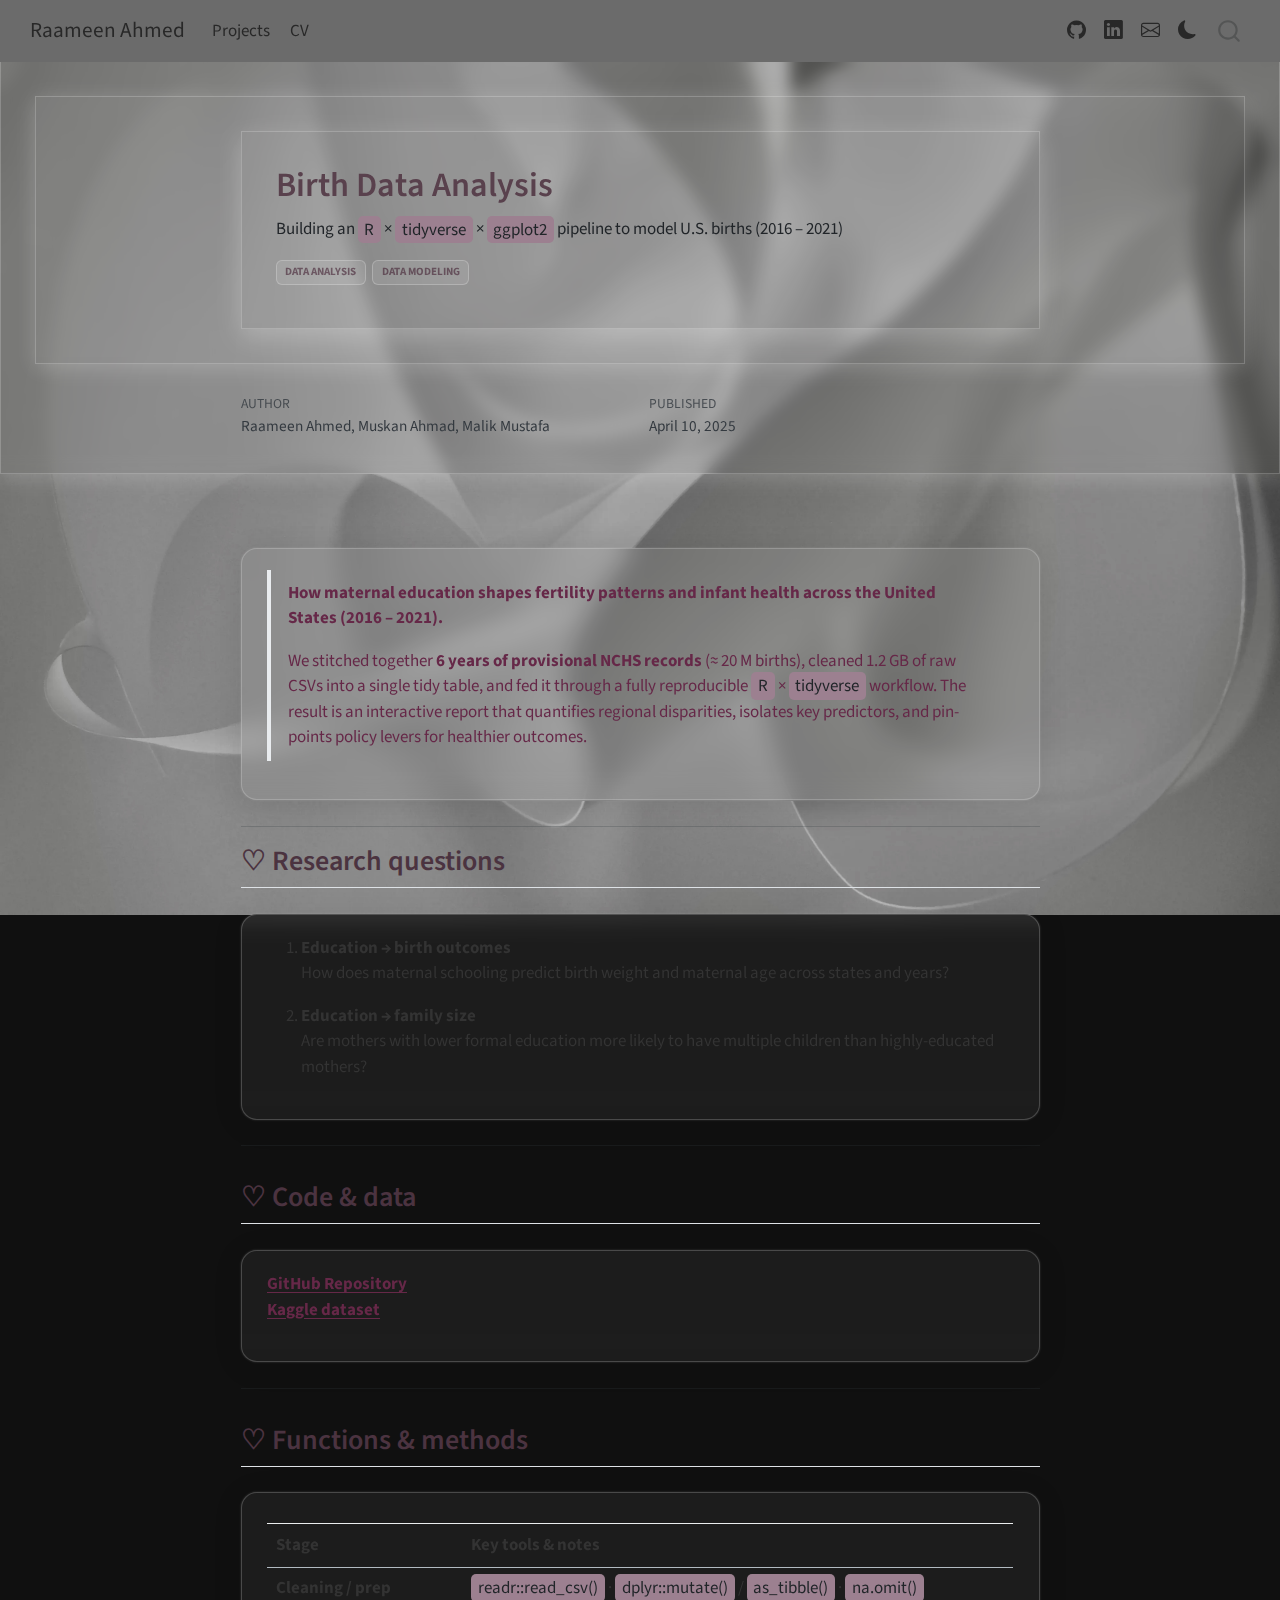
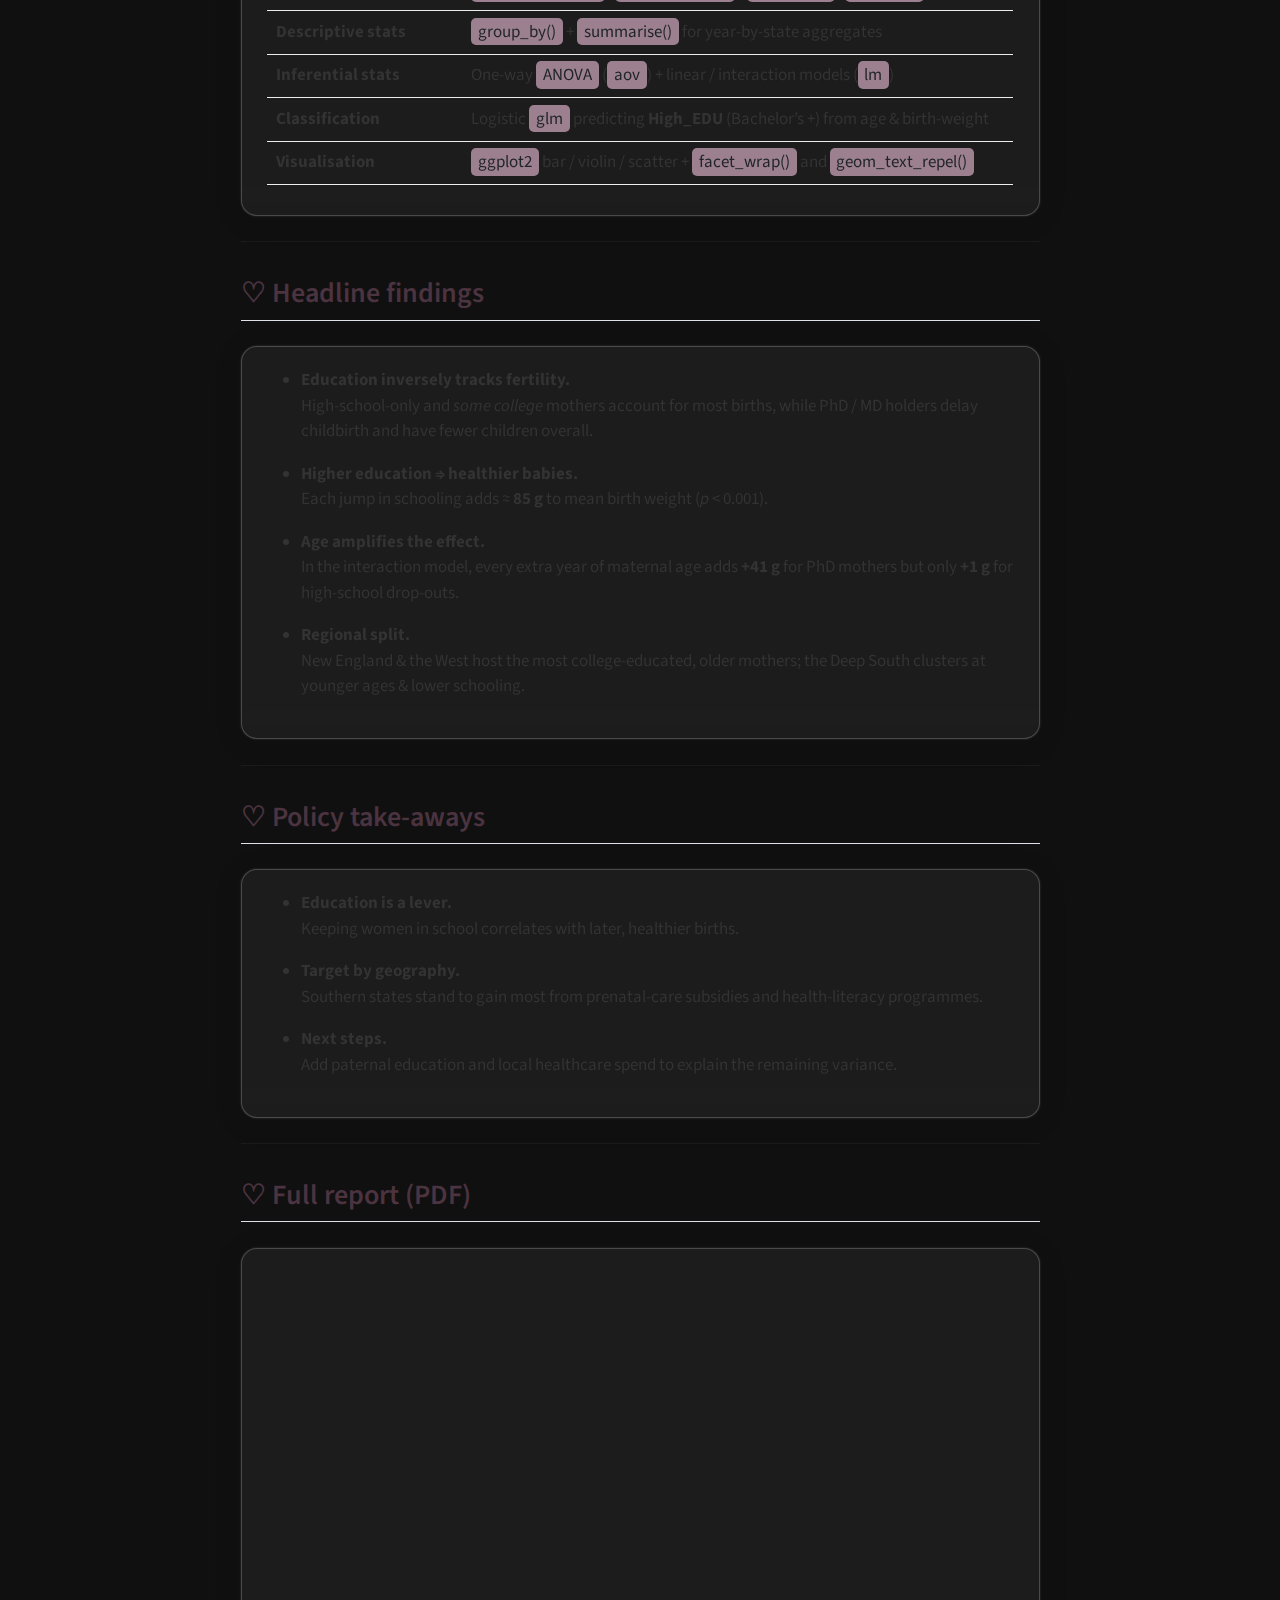
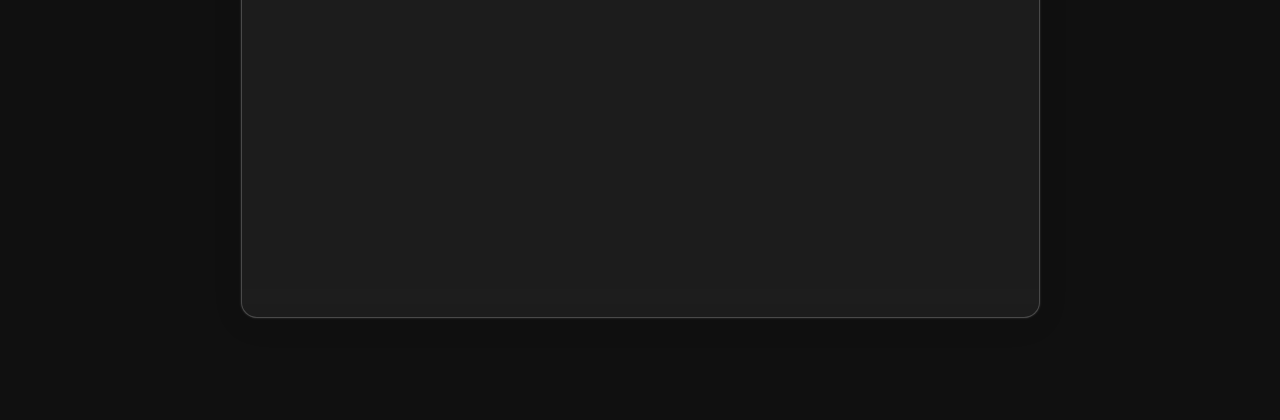
<file: docs/posts/BirthDataAnalysis_Post/index.html>
<!DOCTYPE html>
<html xmlns="http://www.w3.org/1999/xhtml" lang="en" xml:lang="en"><head>

<meta charset="utf-8">
<meta name="generator" content="quarto-1.5.57">

<meta name="viewport" content="width=device-width, initial-scale=1.0, user-scalable=yes">

<meta name="author" content="Raameen Ahmed, Muskan Ahmad, Malik Mustafa">
<meta name="dcterms.date" content="2025-04-10">

<title>Birth Data Analysis – Raameen Ahmed</title>
<style>
code{white-space: pre-wrap;}
span.smallcaps{font-variant: small-caps;}
div.columns{display: flex; gap: min(4vw, 1.5em);}
div.column{flex: auto; overflow-x: auto;}
div.hanging-indent{margin-left: 1.5em; text-indent: -1.5em;}
ul.task-list{list-style: none;}
ul.task-list li input[type="checkbox"] {
  width: 0.8em;
  margin: 0 0.8em 0.2em -1em; /* quarto-specific, see https://github.com/quarto-dev/quarto-cli/issues/4556 */ 
  vertical-align: middle;
}
</style>


<script src="../../site_libs/quarto-nav/quarto-nav.js"></script>
<script src="../../site_libs/quarto-nav/headroom.min.js"></script>
<script src="../../site_libs/clipboard/clipboard.min.js"></script>
<script src="../../site_libs/quarto-search/autocomplete.umd.js"></script>
<script src="../../site_libs/quarto-search/fuse.min.js"></script>
<script src="../../site_libs/quarto-search/quarto-search.js"></script>
<meta name="quarto:offset" content="../../">
<script src="../../site_libs/quarto-html/quarto.js"></script>
<script src="../../site_libs/quarto-html/popper.min.js"></script>
<script src="../../site_libs/quarto-html/tippy.umd.min.js"></script>
<script src="../../site_libs/quarto-html/anchor.min.js"></script>
<link href="../../site_libs/quarto-html/tippy.css" rel="stylesheet">
<link href="../../site_libs/quarto-html/quarto-syntax-highlighting.css" rel="stylesheet" id="quarto-text-highlighting-styles">
<script src="../../site_libs/bootstrap/bootstrap.min.js"></script>
<link href="../../site_libs/bootstrap/bootstrap-icons.css" rel="stylesheet">
<link href="../../site_libs/bootstrap/bootstrap.min.css" rel="stylesheet" id="quarto-bootstrap" data-mode="light">
<script id="quarto-search-options" type="application/json">{
  "location": "navbar",
  "copy-button": false,
  "collapse-after": 3,
  "panel-placement": "end",
  "type": "overlay",
  "limit": 50,
  "keyboard-shortcut": [
    "f",
    "/",
    "s"
  ],
  "show-item-context": false,
  "language": {
    "search-no-results-text": "No results",
    "search-matching-documents-text": "matching documents",
    "search-copy-link-title": "Copy link to search",
    "search-hide-matches-text": "Hide additional matches",
    "search-more-match-text": "more match in this document",
    "search-more-matches-text": "more matches in this document",
    "search-clear-button-title": "Clear",
    "search-text-placeholder": "",
    "search-detached-cancel-button-title": "Cancel",
    "search-submit-button-title": "Submit",
    "search-label": "Search"
  }
}</script>


<link rel="stylesheet" href="../../index-style.css">
<link rel="stylesheet" href="https://cdn.jsdelivr.net/npm/bootstrap-icons@1.11.3/font/bootstrap-icons.min.css">
</head>

<body class="nav-fixed fullcontent">

<div id="quarto-search-results"></div>
  <header id="quarto-header" class="headroom fixed-top quarto-banner">
    <nav class="navbar navbar-expand-lg " data-bs-theme="dark">
      <div class="navbar-container container-fluid">
      <div class="navbar-brand-container mx-auto">
    <a class="navbar-brand" href="../../index.html">
    <span class="navbar-title">Raameen Ahmed</span>
    </a>
  </div>
            <div id="quarto-search" class="" title="Search"></div>
          <button class="navbar-toggler" type="button" data-bs-toggle="collapse" data-bs-target="#navbarCollapse" aria-controls="navbarCollapse" role="menu" aria-expanded="false" aria-label="Toggle navigation" onclick="if (window.quartoToggleHeadroom) { window.quartoToggleHeadroom(); }">
  <span class="navbar-toggler-icon"></span>
</button>
          <div class="collapse navbar-collapse" id="navbarCollapse">
            <ul class="navbar-nav navbar-nav-scroll me-auto">
  <li class="nav-item">
    <a class="nav-link" href="../../projects.html"> 
<span class="menu-text">Projects</span></a>
  </li>  
  <li class="nav-item">
    <a class="nav-link" href="../../cv.html"> 
<span class="menu-text">CV</span></a>
  </li>  
</ul>
            <ul class="navbar-nav navbar-nav-scroll ms-auto">
  <li class="nav-item compact">
    <a class="nav-link" href="https://github.com/raameena"> <i class="bi bi-github" role="img">
</i> 
<span class="menu-text"></span></a>
  </li>  
  <li class="nav-item compact">
    <a class="nav-link" href="https://www.linkedin.com/in/raameena/"> <i class="bi bi-linkedin" role="img">
</i> 
<span class="menu-text"></span></a>
  </li>  
  <li class="nav-item compact">
    <a class="nav-link" href="mailto:raameenahmed1@gmail.com"> <i class="bi bi-envelope" role="img">
</i> 
<span class="menu-text"></span></a>
  </li>  
  <li class="nav-item compact">
    <a class="nav-link" href="../../#"> <i class="bi bi-moon" role="img" aria-label="Toggle theme">
</i> 
<span class="menu-text"></span></a>
  </li>  
</ul>
          </div> <!-- /navcollapse -->
            <div class="quarto-navbar-tools">
</div>
      </div> <!-- /container-fluid -->
    </nav>
</header>
<!-- content -->
<header id="title-block-header" class="quarto-title-block default page-columns page-full">
  <div class="quarto-title-banner page-columns page-full">
    <div class="quarto-title column-body">
      <h1 class="title">Birth Data Analysis</h1>
            <p class="subtitle lead"></p><p>Building an <mark>R</mark> × <mark>tidyverse</mark> × <mark>ggplot2</mark> pipeline to model U.S. births (2016 – 2021)</p><p></p>
                                <div class="quarto-categories">
                <div class="quarto-category">Data Analysis</div>
                <div class="quarto-category">Data Modeling</div>
              </div>
                  </div>
  </div>
    
  
  <div class="quarto-title-meta">

      <div>
      <div class="quarto-title-meta-heading">Author</div>
      <div class="quarto-title-meta-contents">
               <p>Raameen Ahmed, Muskan Ahmad, Malik Mustafa </p>
            </div>
    </div>
      
      <div>
      <div class="quarto-title-meta-heading">Published</div>
      <div class="quarto-title-meta-contents">
        <p class="date">April 10, 2025</p>
      </div>
    </div>
    
      
    </div>
    
  
  </header><div id="quarto-content" class="quarto-container page-columns page-rows-contents page-layout-article page-navbar">
<!-- sidebar -->
<!-- margin-sidebar -->
    
<!-- main -->
<main class="content quarto-banner-title-block" id="quarto-document-content">





<div class="content-card">
<blockquote class="blockquote">
<p><strong>How maternal education shapes fertility patterns and infant health across the United States (2016 – 2021).</strong></p>
<p>We stitched together <strong>6 years of provisional NCHS records</strong> (≈ 20 M births), cleaned 1.2 GB of raw CSVs into a single tidy table, and fed it through a fully reproducible <mark>R</mark> × <mark>tidyverse</mark> workflow. The result is an interactive report that quantifies regional disparities, isolates key predictors, and pin-points policy levers for healthier outcomes.</p>
</blockquote>
</div>
<hr>
<section id="research-questions" class="level2">
<h2 class="anchored" data-anchor-id="research-questions">♡ Research questions</h2>
<div class="content-card">
<ol type="1">
<li><p><strong>Education → birth outcomes</strong><br>
How does maternal schooling predict birth weight and maternal age across states and years?</p></li>
<li><p><strong>Education → family size</strong><br>
Are mothers with lower formal education more likely to have multiple children than highly-educated mothers?</p></li>
</ol>
</div>
<hr>
</section>
<section id="code-data" class="level2">
<h2 class="anchored" data-anchor-id="code-data">♡ Code &amp; data</h2>
<div class="content-card">
<div class="js-hover-effect">
<p><a href="https://github.com/raameena/Birth-Data-Analysis" target="_blank">GitHub Repository</a><br>
<a href="https://www.kaggle.com/datasets/danbraswell/temporary-us-births" target="_blank">Kaggle dataset</a></p>
</div>
</div>
<hr>
</section>
<section id="functions-methods" class="level2">
<h2 class="anchored" data-anchor-id="functions-methods">♡ Functions &amp; methods</h2>
<div class="content-card">
<table class="caption-top table">
<colgroup>
<col style="width: 26%">
<col style="width: 73%">
</colgroup>
<thead>
<tr class="header">
<th>Stage</th>
<th>Key tools &amp; notes</th>
</tr>
</thead>
<tbody>
<tr class="odd">
<td><strong>Cleaning / prep</strong></td>
<td><mark>readr::read_csv()</mark> · <mark>dplyr::mutate()</mark> / <mark>as_tibble()</mark> · <mark>na.omit()</mark></td>
</tr>
<tr class="even">
<td><strong>Descriptive stats</strong></td>
<td><mark>group_by()</mark> + <mark>summarise()</mark> for year-by-state aggregates</td>
</tr>
<tr class="odd">
<td><strong>Inferential stats</strong></td>
<td>One-way <mark>ANOVA</mark> (<mark>aov</mark>) + linear / interaction models (<mark>lm</mark>)</td>
</tr>
<tr class="even">
<td><strong>Classification</strong></td>
<td>Logistic <mark>glm</mark> predicting <strong>High_EDU</strong> (Bachelor’s +) from age &amp; birth-weight</td>
</tr>
<tr class="odd">
<td><strong>Visualisation</strong></td>
<td><mark>ggplot2</mark> bar / violin / scatter + <mark>facet_wrap()</mark> and <mark>geom_text_repel()</mark></td>
</tr>
</tbody>
</table>
</div>
<hr>
</section>
<section id="headline-findings" class="level2">
<h2 class="anchored" data-anchor-id="headline-findings">♡ Headline findings</h2>
<div class="content-card">
<ul>
<li><p><strong>Education inversely tracks fertility.</strong><br>
High-school-only and <em>some college</em> mothers account for most births, while PhD / MD holders delay childbirth and have fewer children overall.</p></li>
<li><p><strong>Higher education ⇒ healthier babies.</strong><br>
Each jump in schooling adds ≈ <strong>85 g</strong> to mean birth weight (<em>p</em> &lt; 0.001).</p></li>
<li><p><strong>Age amplifies the effect.</strong><br>
In the interaction model, every extra year of maternal age adds <strong>+41 g</strong> for PhD mothers but only <strong>+1 g</strong> for high-school drop-outs.</p></li>
<li><p><strong>Regional split.</strong><br>
New England &amp; the West host the most college-educated, older mothers; the Deep South clusters at younger ages &amp; lower schooling.</p></li>
</ul>
</div>
<hr>
</section>
<section id="policy-take-aways" class="level2">
<h2 class="anchored" data-anchor-id="policy-take-aways">♡ Policy take-aways</h2>
<div class="content-card">
<ul>
<li><p><strong>Education is a lever.</strong><br>
Keeping women in school correlates with later, healthier births.</p></li>
<li><p><strong>Target by geography.</strong><br>
Southern states stand to gain most from prenatal-care subsidies and health-literacy programmes.</p></li>
<li><p><strong>Next steps.</strong><br>
Add paternal education and local healthcare spend to explain the remaining variance.</p></li>
</ul>
</div>
<hr>
</section>
<section id="full-report-pdf" class="level2">
<h2 class="anchored" data-anchor-id="full-report-pdf">♡ Full report (PDF)</h2>
<div class="content-card">
<iframe src="BirthDataAnalysis.pdf" width="100%" height="600px">
</iframe>
</div>


</section>

</main> <!-- /main -->
<script id="quarto-html-after-body" type="application/javascript">
window.document.addEventListener("DOMContentLoaded", function (event) {
  const toggleBodyColorMode = (bsSheetEl) => {
    const mode = bsSheetEl.getAttribute("data-mode");
    const bodyEl = window.document.querySelector("body");
    if (mode === "dark") {
      bodyEl.classList.add("quarto-dark");
      bodyEl.classList.remove("quarto-light");
    } else {
      bodyEl.classList.add("quarto-light");
      bodyEl.classList.remove("quarto-dark");
    }
  }
  const toggleBodyColorPrimary = () => {
    const bsSheetEl = window.document.querySelector("link#quarto-bootstrap");
    if (bsSheetEl) {
      toggleBodyColorMode(bsSheetEl);
    }
  }
  toggleBodyColorPrimary();  
  const icon = "";
  const anchorJS = new window.AnchorJS();
  anchorJS.options = {
    placement: 'right',
    icon: icon
  };
  anchorJS.add('.anchored');
  const isCodeAnnotation = (el) => {
    for (const clz of el.classList) {
      if (clz.startsWith('code-annotation-')) {                     
        return true;
      }
    }
    return false;
  }
  const onCopySuccess = function(e) {
    // button target
    const button = e.trigger;
    // don't keep focus
    button.blur();
    // flash "checked"
    button.classList.add('code-copy-button-checked');
    var currentTitle = button.getAttribute("title");
    button.setAttribute("title", "Copied!");
    let tooltip;
    if (window.bootstrap) {
      button.setAttribute("data-bs-toggle", "tooltip");
      button.setAttribute("data-bs-placement", "left");
      button.setAttribute("data-bs-title", "Copied!");
      tooltip = new bootstrap.Tooltip(button, 
        { trigger: "manual", 
          customClass: "code-copy-button-tooltip",
          offset: [0, -8]});
      tooltip.show();    
    }
    setTimeout(function() {
      if (tooltip) {
        tooltip.hide();
        button.removeAttribute("data-bs-title");
        button.removeAttribute("data-bs-toggle");
        button.removeAttribute("data-bs-placement");
      }
      button.setAttribute("title", currentTitle);
      button.classList.remove('code-copy-button-checked');
    }, 1000);
    // clear code selection
    e.clearSelection();
  }
  const getTextToCopy = function(trigger) {
      const codeEl = trigger.previousElementSibling.cloneNode(true);
      for (const childEl of codeEl.children) {
        if (isCodeAnnotation(childEl)) {
          childEl.remove();
        }
      }
      return codeEl.innerText;
  }
  const clipboard = new window.ClipboardJS('.code-copy-button:not([data-in-quarto-modal])', {
    text: getTextToCopy
  });
  clipboard.on('success', onCopySuccess);
  if (window.document.getElementById('quarto-embedded-source-code-modal')) {
    // For code content inside modals, clipBoardJS needs to be initialized with a container option
    // TODO: Check when it could be a function (https://github.com/zenorocha/clipboard.js/issues/860)
    const clipboardModal = new window.ClipboardJS('.code-copy-button[data-in-quarto-modal]', {
      text: getTextToCopy,
      container: window.document.getElementById('quarto-embedded-source-code-modal')
    });
    clipboardModal.on('success', onCopySuccess);
  }
    var localhostRegex = new RegExp(/^(?:http|https):\/\/localhost\:?[0-9]*\//);
    var mailtoRegex = new RegExp(/^mailto:/);
      var filterRegex = new RegExp('/' + window.location.host + '/');
    var isInternal = (href) => {
        return filterRegex.test(href) || localhostRegex.test(href) || mailtoRegex.test(href);
    }
    // Inspect non-navigation links and adorn them if external
 	var links = window.document.querySelectorAll('a[href]:not(.nav-link):not(.navbar-brand):not(.toc-action):not(.sidebar-link):not(.sidebar-item-toggle):not(.pagination-link):not(.no-external):not([aria-hidden]):not(.dropdown-item):not(.quarto-navigation-tool):not(.about-link)');
    for (var i=0; i<links.length; i++) {
      const link = links[i];
      if (!isInternal(link.href)) {
        // undo the damage that might have been done by quarto-nav.js in the case of
        // links that we want to consider external
        if (link.dataset.originalHref !== undefined) {
          link.href = link.dataset.originalHref;
        }
      }
    }
  function tippyHover(el, contentFn, onTriggerFn, onUntriggerFn) {
    const config = {
      allowHTML: true,
      maxWidth: 500,
      delay: 100,
      arrow: false,
      appendTo: function(el) {
          return el.parentElement;
      },
      interactive: true,
      interactiveBorder: 10,
      theme: 'quarto',
      placement: 'bottom-start',
    };
    if (contentFn) {
      config.content = contentFn;
    }
    if (onTriggerFn) {
      config.onTrigger = onTriggerFn;
    }
    if (onUntriggerFn) {
      config.onUntrigger = onUntriggerFn;
    }
    window.tippy(el, config); 
  }
  const noterefs = window.document.querySelectorAll('a[role="doc-noteref"]');
  for (var i=0; i<noterefs.length; i++) {
    const ref = noterefs[i];
    tippyHover(ref, function() {
      // use id or data attribute instead here
      let href = ref.getAttribute('data-footnote-href') || ref.getAttribute('href');
      try { href = new URL(href).hash; } catch {}
      const id = href.replace(/^#\/?/, "");
      const note = window.document.getElementById(id);
      if (note) {
        return note.innerHTML;
      } else {
        return "";
      }
    });
  }
  const xrefs = window.document.querySelectorAll('a.quarto-xref');
  const processXRef = (id, note) => {
    // Strip column container classes
    const stripColumnClz = (el) => {
      el.classList.remove("page-full", "page-columns");
      if (el.children) {
        for (const child of el.children) {
          stripColumnClz(child);
        }
      }
    }
    stripColumnClz(note)
    if (id === null || id.startsWith('sec-')) {
      // Special case sections, only their first couple elements
      const container = document.createElement("div");
      if (note.children && note.children.length > 2) {
        container.appendChild(note.children[0].cloneNode(true));
        for (let i = 1; i < note.children.length; i++) {
          const child = note.children[i];
          if (child.tagName === "P" && child.innerText === "") {
            continue;
          } else {
            container.appendChild(child.cloneNode(true));
            break;
          }
        }
        if (window.Quarto?.typesetMath) {
          window.Quarto.typesetMath(container);
        }
        return container.innerHTML
      } else {
        if (window.Quarto?.typesetMath) {
          window.Quarto.typesetMath(note);
        }
        return note.innerHTML;
      }
    } else {
      // Remove any anchor links if they are present
      const anchorLink = note.querySelector('a.anchorjs-link');
      if (anchorLink) {
        anchorLink.remove();
      }
      if (window.Quarto?.typesetMath) {
        window.Quarto.typesetMath(note);
      }
      // TODO in 1.5, we should make sure this works without a callout special case
      if (note.classList.contains("callout")) {
        return note.outerHTML;
      } else {
        return note.innerHTML;
      }
    }
  }
  for (var i=0; i<xrefs.length; i++) {
    const xref = xrefs[i];
    tippyHover(xref, undefined, function(instance) {
      instance.disable();
      let url = xref.getAttribute('href');
      let hash = undefined; 
      if (url.startsWith('#')) {
        hash = url;
      } else {
        try { hash = new URL(url).hash; } catch {}
      }
      if (hash) {
        const id = hash.replace(/^#\/?/, "");
        const note = window.document.getElementById(id);
        if (note !== null) {
          try {
            const html = processXRef(id, note.cloneNode(true));
            instance.setContent(html);
          } finally {
            instance.enable();
            instance.show();
          }
        } else {
          // See if we can fetch this
          fetch(url.split('#')[0])
          .then(res => res.text())
          .then(html => {
            const parser = new DOMParser();
            const htmlDoc = parser.parseFromString(html, "text/html");
            const note = htmlDoc.getElementById(id);
            if (note !== null) {
              const html = processXRef(id, note);
              instance.setContent(html);
            } 
          }).finally(() => {
            instance.enable();
            instance.show();
          });
        }
      } else {
        // See if we can fetch a full url (with no hash to target)
        // This is a special case and we should probably do some content thinning / targeting
        fetch(url)
        .then(res => res.text())
        .then(html => {
          const parser = new DOMParser();
          const htmlDoc = parser.parseFromString(html, "text/html");
          const note = htmlDoc.querySelector('main.content');
          if (note !== null) {
            // This should only happen for chapter cross references
            // (since there is no id in the URL)
            // remove the first header
            if (note.children.length > 0 && note.children[0].tagName === "HEADER") {
              note.children[0].remove();
            }
            const html = processXRef(null, note);
            instance.setContent(html);
          } 
        }).finally(() => {
          instance.enable();
          instance.show();
        });
      }
    }, function(instance) {
    });
  }
      let selectedAnnoteEl;
      const selectorForAnnotation = ( cell, annotation) => {
        let cellAttr = 'data-code-cell="' + cell + '"';
        let lineAttr = 'data-code-annotation="' +  annotation + '"';
        const selector = 'span[' + cellAttr + '][' + lineAttr + ']';
        return selector;
      }
      const selectCodeLines = (annoteEl) => {
        const doc = window.document;
        const targetCell = annoteEl.getAttribute("data-target-cell");
        const targetAnnotation = annoteEl.getAttribute("data-target-annotation");
        const annoteSpan = window.document.querySelector(selectorForAnnotation(targetCell, targetAnnotation));
        const lines = annoteSpan.getAttribute("data-code-lines").split(",");
        const lineIds = lines.map((line) => {
          return targetCell + "-" + line;
        })
        let top = null;
        let height = null;
        let parent = null;
        if (lineIds.length > 0) {
            //compute the position of the single el (top and bottom and make a div)
            const el = window.document.getElementById(lineIds[0]);
            top = el.offsetTop;
            height = el.offsetHeight;
            parent = el.parentElement.parentElement;
          if (lineIds.length > 1) {
            const lastEl = window.document.getElementById(lineIds[lineIds.length - 1]);
            const bottom = lastEl.offsetTop + lastEl.offsetHeight;
            height = bottom - top;
          }
          if (top !== null && height !== null && parent !== null) {
            // cook up a div (if necessary) and position it 
            let div = window.document.getElementById("code-annotation-line-highlight");
            if (div === null) {
              div = window.document.createElement("div");
              div.setAttribute("id", "code-annotation-line-highlight");
              div.style.position = 'absolute';
              parent.appendChild(div);
            }
            div.style.top = top - 2 + "px";
            div.style.height = height + 4 + "px";
            div.style.left = 0;
            let gutterDiv = window.document.getElementById("code-annotation-line-highlight-gutter");
            if (gutterDiv === null) {
              gutterDiv = window.document.createElement("div");
              gutterDiv.setAttribute("id", "code-annotation-line-highlight-gutter");
              gutterDiv.style.position = 'absolute';
              const codeCell = window.document.getElementById(targetCell);
              const gutter = codeCell.querySelector('.code-annotation-gutter');
              gutter.appendChild(gutterDiv);
            }
            gutterDiv.style.top = top - 2 + "px";
            gutterDiv.style.height = height + 4 + "px";
          }
          selectedAnnoteEl = annoteEl;
        }
      };
      const unselectCodeLines = () => {
        const elementsIds = ["code-annotation-line-highlight", "code-annotation-line-highlight-gutter"];
        elementsIds.forEach((elId) => {
          const div = window.document.getElementById(elId);
          if (div) {
            div.remove();
          }
        });
        selectedAnnoteEl = undefined;
      };
        // Handle positioning of the toggle
    window.addEventListener(
      "resize",
      throttle(() => {
        elRect = undefined;
        if (selectedAnnoteEl) {
          selectCodeLines(selectedAnnoteEl);
        }
      }, 10)
    );
    function throttle(fn, ms) {
    let throttle = false;
    let timer;
      return (...args) => {
        if(!throttle) { // first call gets through
            fn.apply(this, args);
            throttle = true;
        } else { // all the others get throttled
            if(timer) clearTimeout(timer); // cancel #2
            timer = setTimeout(() => {
              fn.apply(this, args);
              timer = throttle = false;
            }, ms);
        }
      };
    }
      // Attach click handler to the DT
      const annoteDls = window.document.querySelectorAll('dt[data-target-cell]');
      for (const annoteDlNode of annoteDls) {
        annoteDlNode.addEventListener('click', (event) => {
          const clickedEl = event.target;
          if (clickedEl !== selectedAnnoteEl) {
            unselectCodeLines();
            const activeEl = window.document.querySelector('dt[data-target-cell].code-annotation-active');
            if (activeEl) {
              activeEl.classList.remove('code-annotation-active');
            }
            selectCodeLines(clickedEl);
            clickedEl.classList.add('code-annotation-active');
          } else {
            // Unselect the line
            unselectCodeLines();
            clickedEl.classList.remove('code-annotation-active');
          }
        });
      }
  const findCites = (el) => {
    const parentEl = el.parentElement;
    if (parentEl) {
      const cites = parentEl.dataset.cites;
      if (cites) {
        return {
          el,
          cites: cites.split(' ')
        };
      } else {
        return findCites(el.parentElement)
      }
    } else {
      return undefined;
    }
  };
  var bibliorefs = window.document.querySelectorAll('a[role="doc-biblioref"]');
  for (var i=0; i<bibliorefs.length; i++) {
    const ref = bibliorefs[i];
    const citeInfo = findCites(ref);
    if (citeInfo) {
      tippyHover(citeInfo.el, function() {
        var popup = window.document.createElement('div');
        citeInfo.cites.forEach(function(cite) {
          var citeDiv = window.document.createElement('div');
          citeDiv.classList.add('hanging-indent');
          citeDiv.classList.add('csl-entry');
          var biblioDiv = window.document.getElementById('ref-' + cite);
          if (biblioDiv) {
            citeDiv.innerHTML = biblioDiv.innerHTML;
          }
          popup.appendChild(citeDiv);
        });
        return popup.innerHTML;
      });
    }
  }
});
</script>
</div> <!-- /content -->
<script src="../../hover-text.js"></script>
<script src="../../theme-toggle.js"></script>




</body></html>
</file>
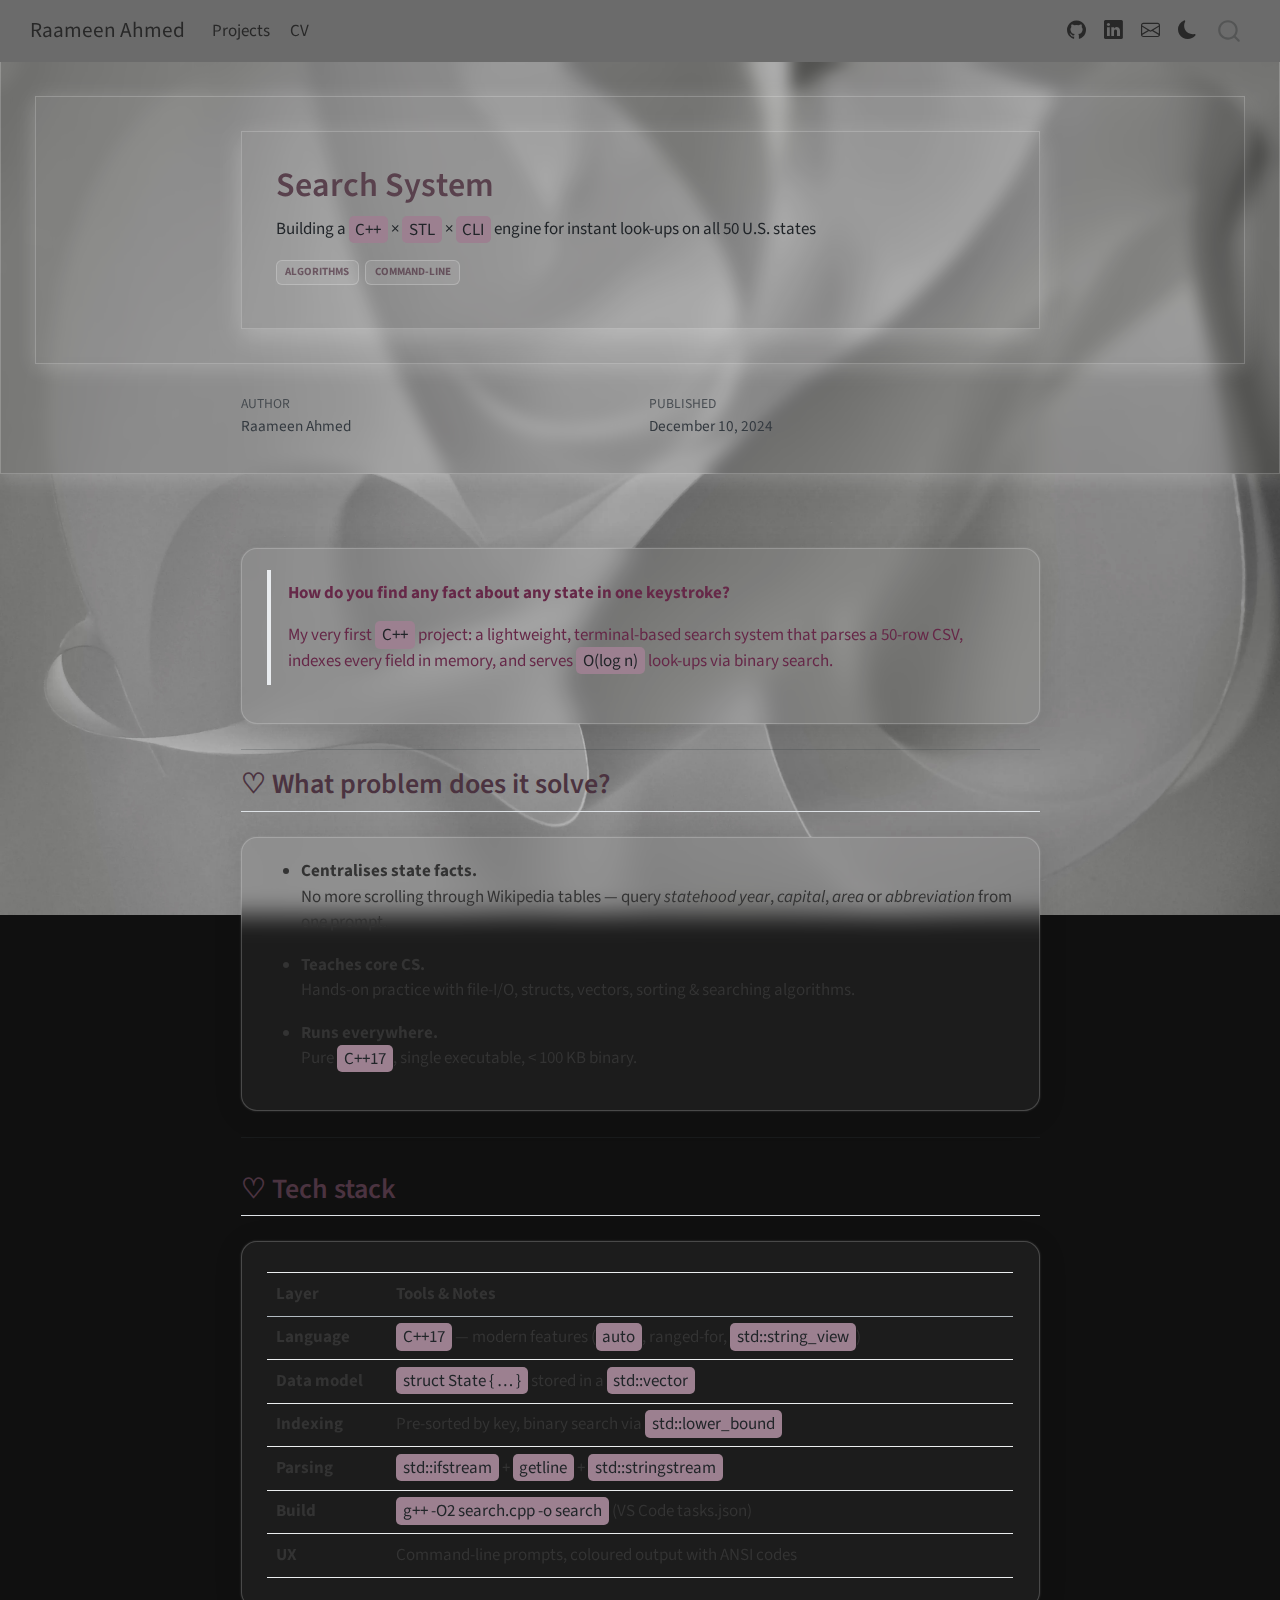
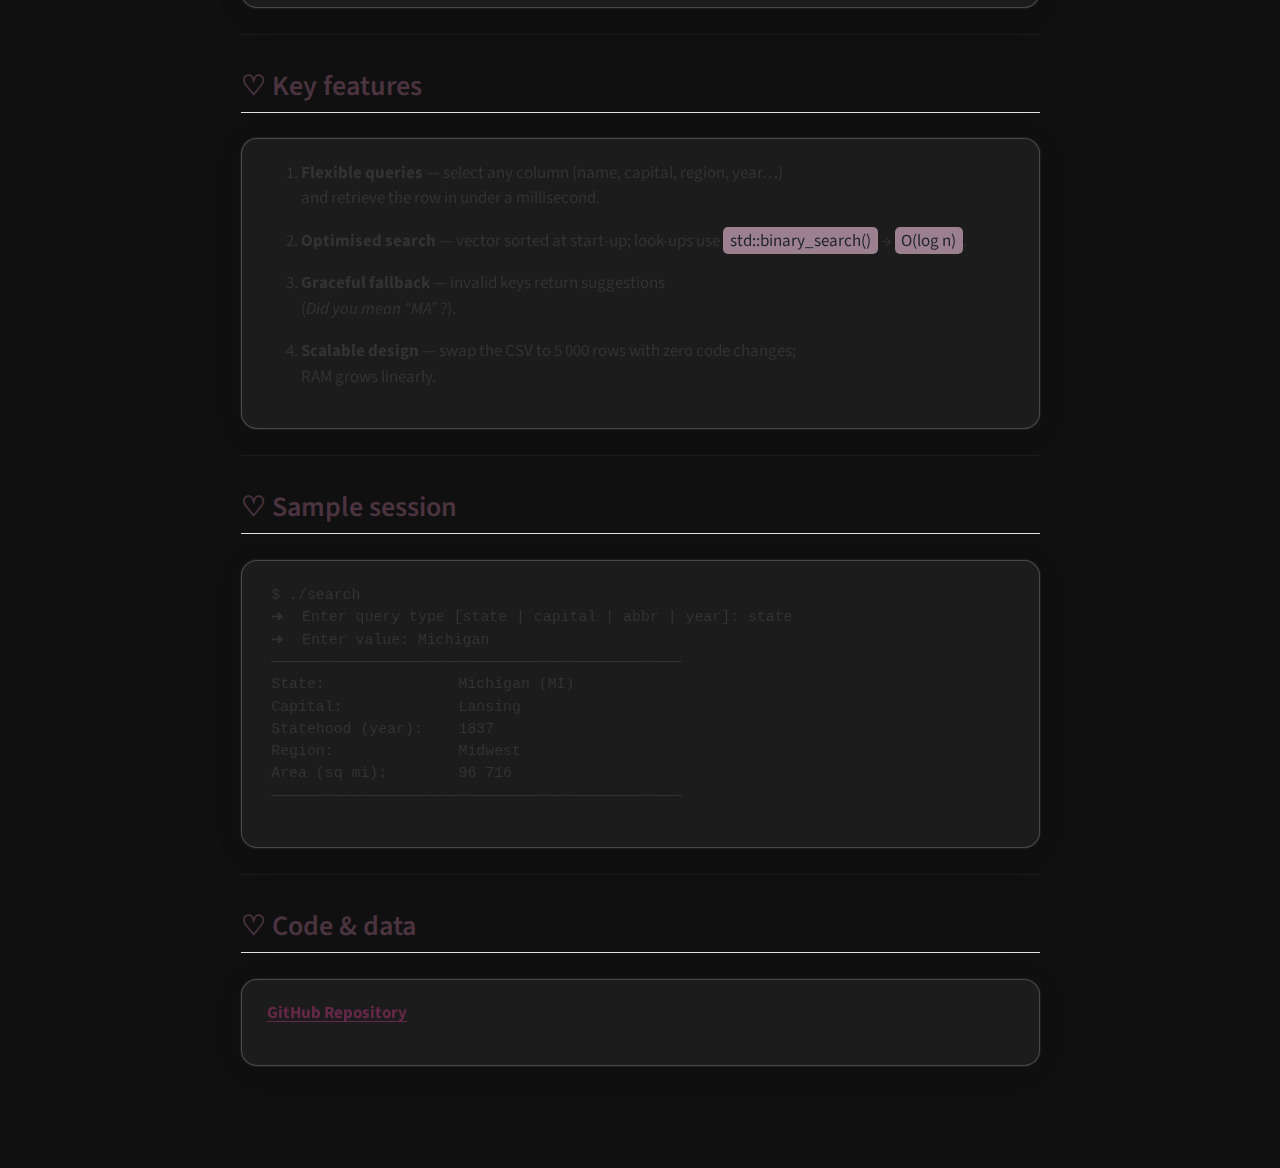
<file: docs/posts/SearchSystem_Post/index.html>
<!DOCTYPE html>
<html xmlns="http://www.w3.org/1999/xhtml" lang="en" xml:lang="en"><head>

<meta charset="utf-8">
<meta name="generator" content="quarto-1.5.57">

<meta name="viewport" content="width=device-width, initial-scale=1.0, user-scalable=yes">

<meta name="author" content="Raameen Ahmed">
<meta name="dcterms.date" content="2024-12-10">

<title>Search System – Raameen Ahmed</title>
<style>
code{white-space: pre-wrap;}
span.smallcaps{font-variant: small-caps;}
div.columns{display: flex; gap: min(4vw, 1.5em);}
div.column{flex: auto; overflow-x: auto;}
div.hanging-indent{margin-left: 1.5em; text-indent: -1.5em;}
ul.task-list{list-style: none;}
ul.task-list li input[type="checkbox"] {
  width: 0.8em;
  margin: 0 0.8em 0.2em -1em; /* quarto-specific, see https://github.com/quarto-dev/quarto-cli/issues/4556 */ 
  vertical-align: middle;
}
</style>


<script src="../../site_libs/quarto-nav/quarto-nav.js"></script>
<script src="../../site_libs/quarto-nav/headroom.min.js"></script>
<script src="../../site_libs/clipboard/clipboard.min.js"></script>
<script src="../../site_libs/quarto-search/autocomplete.umd.js"></script>
<script src="../../site_libs/quarto-search/fuse.min.js"></script>
<script src="../../site_libs/quarto-search/quarto-search.js"></script>
<meta name="quarto:offset" content="../../">
<script src="../../site_libs/quarto-html/quarto.js"></script>
<script src="../../site_libs/quarto-html/popper.min.js"></script>
<script src="../../site_libs/quarto-html/tippy.umd.min.js"></script>
<script src="../../site_libs/quarto-html/anchor.min.js"></script>
<link href="../../site_libs/quarto-html/tippy.css" rel="stylesheet">
<link href="../../site_libs/quarto-html/quarto-syntax-highlighting.css" rel="stylesheet" id="quarto-text-highlighting-styles">
<script src="../../site_libs/bootstrap/bootstrap.min.js"></script>
<link href="../../site_libs/bootstrap/bootstrap-icons.css" rel="stylesheet">
<link href="../../site_libs/bootstrap/bootstrap.min.css" rel="stylesheet" id="quarto-bootstrap" data-mode="light">
<script id="quarto-search-options" type="application/json">{
  "location": "navbar",
  "copy-button": false,
  "collapse-after": 3,
  "panel-placement": "end",
  "type": "overlay",
  "limit": 50,
  "keyboard-shortcut": [
    "f",
    "/",
    "s"
  ],
  "show-item-context": false,
  "language": {
    "search-no-results-text": "No results",
    "search-matching-documents-text": "matching documents",
    "search-copy-link-title": "Copy link to search",
    "search-hide-matches-text": "Hide additional matches",
    "search-more-match-text": "more match in this document",
    "search-more-matches-text": "more matches in this document",
    "search-clear-button-title": "Clear",
    "search-text-placeholder": "",
    "search-detached-cancel-button-title": "Cancel",
    "search-submit-button-title": "Submit",
    "search-label": "Search"
  }
}</script>


<link rel="stylesheet" href="../../index-style.css">
<link rel="stylesheet" href="https://cdn.jsdelivr.net/npm/bootstrap-icons@1.11.3/font/bootstrap-icons.min.css">
</head>

<body class="nav-fixed fullcontent">

<div id="quarto-search-results"></div>
  <header id="quarto-header" class="headroom fixed-top quarto-banner">
    <nav class="navbar navbar-expand-lg " data-bs-theme="dark">
      <div class="navbar-container container-fluid">
      <div class="navbar-brand-container mx-auto">
    <a class="navbar-brand" href="../../index.html">
    <span class="navbar-title">Raameen Ahmed</span>
    </a>
  </div>
            <div id="quarto-search" class="" title="Search"></div>
          <button class="navbar-toggler" type="button" data-bs-toggle="collapse" data-bs-target="#navbarCollapse" aria-controls="navbarCollapse" role="menu" aria-expanded="false" aria-label="Toggle navigation" onclick="if (window.quartoToggleHeadroom) { window.quartoToggleHeadroom(); }">
  <span class="navbar-toggler-icon"></span>
</button>
          <div class="collapse navbar-collapse" id="navbarCollapse">
            <ul class="navbar-nav navbar-nav-scroll me-auto">
  <li class="nav-item">
    <a class="nav-link" href="../../projects.html"> 
<span class="menu-text">Projects</span></a>
  </li>  
  <li class="nav-item">
    <a class="nav-link" href="../../cv.html"> 
<span class="menu-text">CV</span></a>
  </li>  
</ul>
            <ul class="navbar-nav navbar-nav-scroll ms-auto">
  <li class="nav-item compact">
    <a class="nav-link" href="https://github.com/raameena" target="_blank"> <i class="bi bi-github" role="img">
</i> 
<span class="menu-text"></span></a>
  </li>  
  <li class="nav-item compact">
    <a class="nav-link" href="https://www.linkedin.com/in/raameena/" target="_blank"> <i class="bi bi-linkedin" role="img">
</i> 
<span class="menu-text"></span></a>
  </li>  
  <li class="nav-item compact">
    <a class="nav-link" href="https://mail.google.com/mail/?view=cm&amp;to=raameenahmed1@gmail.com" target="_blank"> <i class="bi bi-envelope" role="img">
</i> 
<span class="menu-text"></span></a>
  </li>  
  <li class="nav-item compact">
    <a class="nav-link" href="../../#"> <i class="bi bi-moon" role="img" aria-label="Toggle theme">
</i> 
<span class="menu-text"></span></a>
  </li>  
</ul>
          </div> <!-- /navcollapse -->
            <div class="quarto-navbar-tools">
</div>
      </div> <!-- /container-fluid -->
    </nav>
</header>
<!-- content -->
<header id="title-block-header" class="quarto-title-block default page-columns page-full">
  <div class="quarto-title-banner page-columns page-full">
    <div class="quarto-title column-body">
      <h1 class="title">Search System</h1>
            <p class="subtitle lead"></p><p>Building a <mark>C++</mark> × <mark>STL</mark> × <mark>CLI</mark> engine for instant look-ups on all 50 U.S. states</p><p></p>
                                <div class="quarto-categories">
                <div class="quarto-category">Algorithms</div>
                <div class="quarto-category">Command-Line</div>
              </div>
                  </div>
  </div>
    
  
  <div class="quarto-title-meta">

      <div>
      <div class="quarto-title-meta-heading">Author</div>
      <div class="quarto-title-meta-contents">
               <p>Raameen Ahmed </p>
            </div>
    </div>
      
      <div>
      <div class="quarto-title-meta-heading">Published</div>
      <div class="quarto-title-meta-contents">
        <p class="date">December 10, 2024</p>
      </div>
    </div>
    
      
    </div>
    
  
  </header><div id="quarto-content" class="quarto-container page-columns page-rows-contents page-layout-article page-navbar">
<!-- sidebar -->
<!-- margin-sidebar -->
    
<!-- main -->
<main class="content quarto-banner-title-block" id="quarto-document-content">





<div class="content-card">
<blockquote class="blockquote">
<p><strong>How do you find any fact about any state in one keystroke?</strong></p>
<p>My very first <mark>C++</mark> project: a lightweight, terminal-based search system that parses a 50-row CSV, indexes every field in memory, and serves <mark>O(log n)</mark> look-ups via binary search.</p>
</blockquote>
</div>
<hr>
<section id="what-problem-does-it-solve" class="level2">
<h2 class="anchored" data-anchor-id="what-problem-does-it-solve">♡ What problem does it solve?</h2>
<div class="content-card">
<ul>
<li><p><strong>Centralises state facts.</strong><br>
No more scrolling through Wikipedia tables — query <em>statehood year</em>, <em>capital</em>, <em>area</em> or <em>abbreviation</em> from one prompt.</p></li>
<li><p><strong>Teaches core CS.</strong><br>
Hands-on practice with file-I/O, structs, vectors, sorting &amp; searching algorithms.</p></li>
<li><p><strong>Runs everywhere.</strong><br>
Pure <mark>C++17</mark>, single executable, &lt; 100 KB binary.</p></li>
</ul>
</div>
<hr>
</section>
<section id="tech-stack" class="level2">
<h2 class="anchored" data-anchor-id="tech-stack">♡ Tech stack</h2>
<div class="content-card">
<table class="caption-top table">
<colgroup>
<col style="width: 16%">
<col style="width: 83%">
</colgroup>
<thead>
<tr class="header">
<th>Layer</th>
<th>Tools &amp; Notes</th>
</tr>
</thead>
<tbody>
<tr class="odd">
<td><strong>Language</strong></td>
<td><mark>C++17</mark> — modern features (<mark>auto</mark>, ranged-for, <mark>std::string_view</mark>)</td>
</tr>
<tr class="even">
<td><strong>Data model</strong></td>
<td><mark>struct State { … }</mark> stored in a <mark>std::vector<state></state></mark></td>
</tr>
<tr class="odd">
<td><strong>Indexing</strong></td>
<td>Pre-sorted by key, binary search via <mark>std::lower_bound</mark></td>
</tr>
<tr class="even">
<td><strong>Parsing</strong></td>
<td><mark>std::ifstream</mark> + <mark>getline</mark> + <mark>std::stringstream</mark></td>
</tr>
<tr class="odd">
<td><strong>Build</strong></td>
<td><mark>g++ -O2 search.cpp -o search</mark> (VS Code tasks.json)</td>
</tr>
<tr class="even">
<td><strong>UX</strong></td>
<td>Command-line prompts, coloured output with ANSI codes</td>
</tr>
</tbody>
</table>
</div>
<hr>
</section>
<section id="key-features" class="level2">
<h2 class="anchored" data-anchor-id="key-features">♡ Key features</h2>
<div class="content-card">
<ol type="1">
<li><p><strong>Flexible queries</strong> — select any column (name, capital, region, year…)<br>
and retrieve the row in under a millisecond.</p></li>
<li><p><strong>Optimised search</strong> — vector sorted at start-up; look-ups use <mark>std::binary_search()</mark> → <mark>O(log n)</mark>.</p></li>
<li><p><strong>Graceful fallback</strong> — invalid keys return suggestions<br>
(<em>Did you mean “MA” ?</em>).</p></li>
<li><p><strong>Scalable design</strong> — swap the CSV to 5 000 rows with zero code changes;<br>
RAM grows linearly.</p></li>
</ol>
</div>
<hr>
</section>
<section id="sample-session" class="level2">
<h2 class="anchored" data-anchor-id="sample-session">♡ Sample session</h2>
<div class="content-card">
<pre class="text"><code>$ ./search
➜  Enter query type [state | capital | abbr | year]: state
➜  Enter value: Michigan
──────────────────────────────────────────────
State:               Michigan (MI)
Capital:             Lansing
Statehood (year):    1837
Region:              Midwest
Area (sq mi):        96 716
──────────────────────────────────────────────</code></pre>
</div>
<hr>
</section>
<section id="code-data" class="level2">
<h2 class="anchored" data-anchor-id="code-data">♡ Code &amp; data</h2>
<div class="content-card">
<div class="js-hover-effect">
<p><a href="https://github.com/raameena/Search-System" target="_blank">GitHub Repository</a></p>
</div>
</div>


</section>

</main> <!-- /main -->
<script id="quarto-html-after-body" type="application/javascript">
window.document.addEventListener("DOMContentLoaded", function (event) {
  const toggleBodyColorMode = (bsSheetEl) => {
    const mode = bsSheetEl.getAttribute("data-mode");
    const bodyEl = window.document.querySelector("body");
    if (mode === "dark") {
      bodyEl.classList.add("quarto-dark");
      bodyEl.classList.remove("quarto-light");
    } else {
      bodyEl.classList.add("quarto-light");
      bodyEl.classList.remove("quarto-dark");
    }
  }
  const toggleBodyColorPrimary = () => {
    const bsSheetEl = window.document.querySelector("link#quarto-bootstrap");
    if (bsSheetEl) {
      toggleBodyColorMode(bsSheetEl);
    }
  }
  toggleBodyColorPrimary();  
  const icon = "";
  const anchorJS = new window.AnchorJS();
  anchorJS.options = {
    placement: 'right',
    icon: icon
  };
  anchorJS.add('.anchored');
  const isCodeAnnotation = (el) => {
    for (const clz of el.classList) {
      if (clz.startsWith('code-annotation-')) {                     
        return true;
      }
    }
    return false;
  }
  const onCopySuccess = function(e) {
    // button target
    const button = e.trigger;
    // don't keep focus
    button.blur();
    // flash "checked"
    button.classList.add('code-copy-button-checked');
    var currentTitle = button.getAttribute("title");
    button.setAttribute("title", "Copied!");
    let tooltip;
    if (window.bootstrap) {
      button.setAttribute("data-bs-toggle", "tooltip");
      button.setAttribute("data-bs-placement", "left");
      button.setAttribute("data-bs-title", "Copied!");
      tooltip = new bootstrap.Tooltip(button, 
        { trigger: "manual", 
          customClass: "code-copy-button-tooltip",
          offset: [0, -8]});
      tooltip.show();    
    }
    setTimeout(function() {
      if (tooltip) {
        tooltip.hide();
        button.removeAttribute("data-bs-title");
        button.removeAttribute("data-bs-toggle");
        button.removeAttribute("data-bs-placement");
      }
      button.setAttribute("title", currentTitle);
      button.classList.remove('code-copy-button-checked');
    }, 1000);
    // clear code selection
    e.clearSelection();
  }
  const getTextToCopy = function(trigger) {
      const codeEl = trigger.previousElementSibling.cloneNode(true);
      for (const childEl of codeEl.children) {
        if (isCodeAnnotation(childEl)) {
          childEl.remove();
        }
      }
      return codeEl.innerText;
  }
  const clipboard = new window.ClipboardJS('.code-copy-button:not([data-in-quarto-modal])', {
    text: getTextToCopy
  });
  clipboard.on('success', onCopySuccess);
  if (window.document.getElementById('quarto-embedded-source-code-modal')) {
    // For code content inside modals, clipBoardJS needs to be initialized with a container option
    // TODO: Check when it could be a function (https://github.com/zenorocha/clipboard.js/issues/860)
    const clipboardModal = new window.ClipboardJS('.code-copy-button[data-in-quarto-modal]', {
      text: getTextToCopy,
      container: window.document.getElementById('quarto-embedded-source-code-modal')
    });
    clipboardModal.on('success', onCopySuccess);
  }
    var localhostRegex = new RegExp(/^(?:http|https):\/\/localhost\:?[0-9]*\//);
    var mailtoRegex = new RegExp(/^mailto:/);
      var filterRegex = new RegExp('/' + window.location.host + '/');
    var isInternal = (href) => {
        return filterRegex.test(href) || localhostRegex.test(href) || mailtoRegex.test(href);
    }
    // Inspect non-navigation links and adorn them if external
 	var links = window.document.querySelectorAll('a[href]:not(.nav-link):not(.navbar-brand):not(.toc-action):not(.sidebar-link):not(.sidebar-item-toggle):not(.pagination-link):not(.no-external):not([aria-hidden]):not(.dropdown-item):not(.quarto-navigation-tool):not(.about-link)');
    for (var i=0; i<links.length; i++) {
      const link = links[i];
      if (!isInternal(link.href)) {
        // undo the damage that might have been done by quarto-nav.js in the case of
        // links that we want to consider external
        if (link.dataset.originalHref !== undefined) {
          link.href = link.dataset.originalHref;
        }
      }
    }
  function tippyHover(el, contentFn, onTriggerFn, onUntriggerFn) {
    const config = {
      allowHTML: true,
      maxWidth: 500,
      delay: 100,
      arrow: false,
      appendTo: function(el) {
          return el.parentElement;
      },
      interactive: true,
      interactiveBorder: 10,
      theme: 'quarto',
      placement: 'bottom-start',
    };
    if (contentFn) {
      config.content = contentFn;
    }
    if (onTriggerFn) {
      config.onTrigger = onTriggerFn;
    }
    if (onUntriggerFn) {
      config.onUntrigger = onUntriggerFn;
    }
    window.tippy(el, config); 
  }
  const noterefs = window.document.querySelectorAll('a[role="doc-noteref"]');
  for (var i=0; i<noterefs.length; i++) {
    const ref = noterefs[i];
    tippyHover(ref, function() {
      // use id or data attribute instead here
      let href = ref.getAttribute('data-footnote-href') || ref.getAttribute('href');
      try { href = new URL(href).hash; } catch {}
      const id = href.replace(/^#\/?/, "");
      const note = window.document.getElementById(id);
      if (note) {
        return note.innerHTML;
      } else {
        return "";
      }
    });
  }
  const xrefs = window.document.querySelectorAll('a.quarto-xref');
  const processXRef = (id, note) => {
    // Strip column container classes
    const stripColumnClz = (el) => {
      el.classList.remove("page-full", "page-columns");
      if (el.children) {
        for (const child of el.children) {
          stripColumnClz(child);
        }
      }
    }
    stripColumnClz(note)
    if (id === null || id.startsWith('sec-')) {
      // Special case sections, only their first couple elements
      const container = document.createElement("div");
      if (note.children && note.children.length > 2) {
        container.appendChild(note.children[0].cloneNode(true));
        for (let i = 1; i < note.children.length; i++) {
          const child = note.children[i];
          if (child.tagName === "P" && child.innerText === "") {
            continue;
          } else {
            container.appendChild(child.cloneNode(true));
            break;
          }
        }
        if (window.Quarto?.typesetMath) {
          window.Quarto.typesetMath(container);
        }
        return container.innerHTML
      } else {
        if (window.Quarto?.typesetMath) {
          window.Quarto.typesetMath(note);
        }
        return note.innerHTML;
      }
    } else {
      // Remove any anchor links if they are present
      const anchorLink = note.querySelector('a.anchorjs-link');
      if (anchorLink) {
        anchorLink.remove();
      }
      if (window.Quarto?.typesetMath) {
        window.Quarto.typesetMath(note);
      }
      // TODO in 1.5, we should make sure this works without a callout special case
      if (note.classList.contains("callout")) {
        return note.outerHTML;
      } else {
        return note.innerHTML;
      }
    }
  }
  for (var i=0; i<xrefs.length; i++) {
    const xref = xrefs[i];
    tippyHover(xref, undefined, function(instance) {
      instance.disable();
      let url = xref.getAttribute('href');
      let hash = undefined; 
      if (url.startsWith('#')) {
        hash = url;
      } else {
        try { hash = new URL(url).hash; } catch {}
      }
      if (hash) {
        const id = hash.replace(/^#\/?/, "");
        const note = window.document.getElementById(id);
        if (note !== null) {
          try {
            const html = processXRef(id, note.cloneNode(true));
            instance.setContent(html);
          } finally {
            instance.enable();
            instance.show();
          }
        } else {
          // See if we can fetch this
          fetch(url.split('#')[0])
          .then(res => res.text())
          .then(html => {
            const parser = new DOMParser();
            const htmlDoc = parser.parseFromString(html, "text/html");
            const note = htmlDoc.getElementById(id);
            if (note !== null) {
              const html = processXRef(id, note);
              instance.setContent(html);
            } 
          }).finally(() => {
            instance.enable();
            instance.show();
          });
        }
      } else {
        // See if we can fetch a full url (with no hash to target)
        // This is a special case and we should probably do some content thinning / targeting
        fetch(url)
        .then(res => res.text())
        .then(html => {
          const parser = new DOMParser();
          const htmlDoc = parser.parseFromString(html, "text/html");
          const note = htmlDoc.querySelector('main.content');
          if (note !== null) {
            // This should only happen for chapter cross references
            // (since there is no id in the URL)
            // remove the first header
            if (note.children.length > 0 && note.children[0].tagName === "HEADER") {
              note.children[0].remove();
            }
            const html = processXRef(null, note);
            instance.setContent(html);
          } 
        }).finally(() => {
          instance.enable();
          instance.show();
        });
      }
    }, function(instance) {
    });
  }
      let selectedAnnoteEl;
      const selectorForAnnotation = ( cell, annotation) => {
        let cellAttr = 'data-code-cell="' + cell + '"';
        let lineAttr = 'data-code-annotation="' +  annotation + '"';
        const selector = 'span[' + cellAttr + '][' + lineAttr + ']';
        return selector;
      }
      const selectCodeLines = (annoteEl) => {
        const doc = window.document;
        const targetCell = annoteEl.getAttribute("data-target-cell");
        const targetAnnotation = annoteEl.getAttribute("data-target-annotation");
        const annoteSpan = window.document.querySelector(selectorForAnnotation(targetCell, targetAnnotation));
        const lines = annoteSpan.getAttribute("data-code-lines").split(",");
        const lineIds = lines.map((line) => {
          return targetCell + "-" + line;
        })
        let top = null;
        let height = null;
        let parent = null;
        if (lineIds.length > 0) {
            //compute the position of the single el (top and bottom and make a div)
            const el = window.document.getElementById(lineIds[0]);
            top = el.offsetTop;
            height = el.offsetHeight;
            parent = el.parentElement.parentElement;
          if (lineIds.length > 1) {
            const lastEl = window.document.getElementById(lineIds[lineIds.length - 1]);
            const bottom = lastEl.offsetTop + lastEl.offsetHeight;
            height = bottom - top;
          }
          if (top !== null && height !== null && parent !== null) {
            // cook up a div (if necessary) and position it 
            let div = window.document.getElementById("code-annotation-line-highlight");
            if (div === null) {
              div = window.document.createElement("div");
              div.setAttribute("id", "code-annotation-line-highlight");
              div.style.position = 'absolute';
              parent.appendChild(div);
            }
            div.style.top = top - 2 + "px";
            div.style.height = height + 4 + "px";
            div.style.left = 0;
            let gutterDiv = window.document.getElementById("code-annotation-line-highlight-gutter");
            if (gutterDiv === null) {
              gutterDiv = window.document.createElement("div");
              gutterDiv.setAttribute("id", "code-annotation-line-highlight-gutter");
              gutterDiv.style.position = 'absolute';
              const codeCell = window.document.getElementById(targetCell);
              const gutter = codeCell.querySelector('.code-annotation-gutter');
              gutter.appendChild(gutterDiv);
            }
            gutterDiv.style.top = top - 2 + "px";
            gutterDiv.style.height = height + 4 + "px";
          }
          selectedAnnoteEl = annoteEl;
        }
      };
      const unselectCodeLines = () => {
        const elementsIds = ["code-annotation-line-highlight", "code-annotation-line-highlight-gutter"];
        elementsIds.forEach((elId) => {
          const div = window.document.getElementById(elId);
          if (div) {
            div.remove();
          }
        });
        selectedAnnoteEl = undefined;
      };
        // Handle positioning of the toggle
    window.addEventListener(
      "resize",
      throttle(() => {
        elRect = undefined;
        if (selectedAnnoteEl) {
          selectCodeLines(selectedAnnoteEl);
        }
      }, 10)
    );
    function throttle(fn, ms) {
    let throttle = false;
    let timer;
      return (...args) => {
        if(!throttle) { // first call gets through
            fn.apply(this, args);
            throttle = true;
        } else { // all the others get throttled
            if(timer) clearTimeout(timer); // cancel #2
            timer = setTimeout(() => {
              fn.apply(this, args);
              timer = throttle = false;
            }, ms);
        }
      };
    }
      // Attach click handler to the DT
      const annoteDls = window.document.querySelectorAll('dt[data-target-cell]');
      for (const annoteDlNode of annoteDls) {
        annoteDlNode.addEventListener('click', (event) => {
          const clickedEl = event.target;
          if (clickedEl !== selectedAnnoteEl) {
            unselectCodeLines();
            const activeEl = window.document.querySelector('dt[data-target-cell].code-annotation-active');
            if (activeEl) {
              activeEl.classList.remove('code-annotation-active');
            }
            selectCodeLines(clickedEl);
            clickedEl.classList.add('code-annotation-active');
          } else {
            // Unselect the line
            unselectCodeLines();
            clickedEl.classList.remove('code-annotation-active');
          }
        });
      }
  const findCites = (el) => {
    const parentEl = el.parentElement;
    if (parentEl) {
      const cites = parentEl.dataset.cites;
      if (cites) {
        return {
          el,
          cites: cites.split(' ')
        };
      } else {
        return findCites(el.parentElement)
      }
    } else {
      return undefined;
    }
  };
  var bibliorefs = window.document.querySelectorAll('a[role="doc-biblioref"]');
  for (var i=0; i<bibliorefs.length; i++) {
    const ref = bibliorefs[i];
    const citeInfo = findCites(ref);
    if (citeInfo) {
      tippyHover(citeInfo.el, function() {
        var popup = window.document.createElement('div');
        citeInfo.cites.forEach(function(cite) {
          var citeDiv = window.document.createElement('div');
          citeDiv.classList.add('hanging-indent');
          citeDiv.classList.add('csl-entry');
          var biblioDiv = window.document.getElementById('ref-' + cite);
          if (biblioDiv) {
            citeDiv.innerHTML = biblioDiv.innerHTML;
          }
          popup.appendChild(citeDiv);
        });
        return popup.innerHTML;
      });
    }
  }
});
</script>
</div> <!-- /content -->
<script src="../../hover-text.js"></script>
<script src="../../theme-toggle.js"></script>




</body></html>
</file>
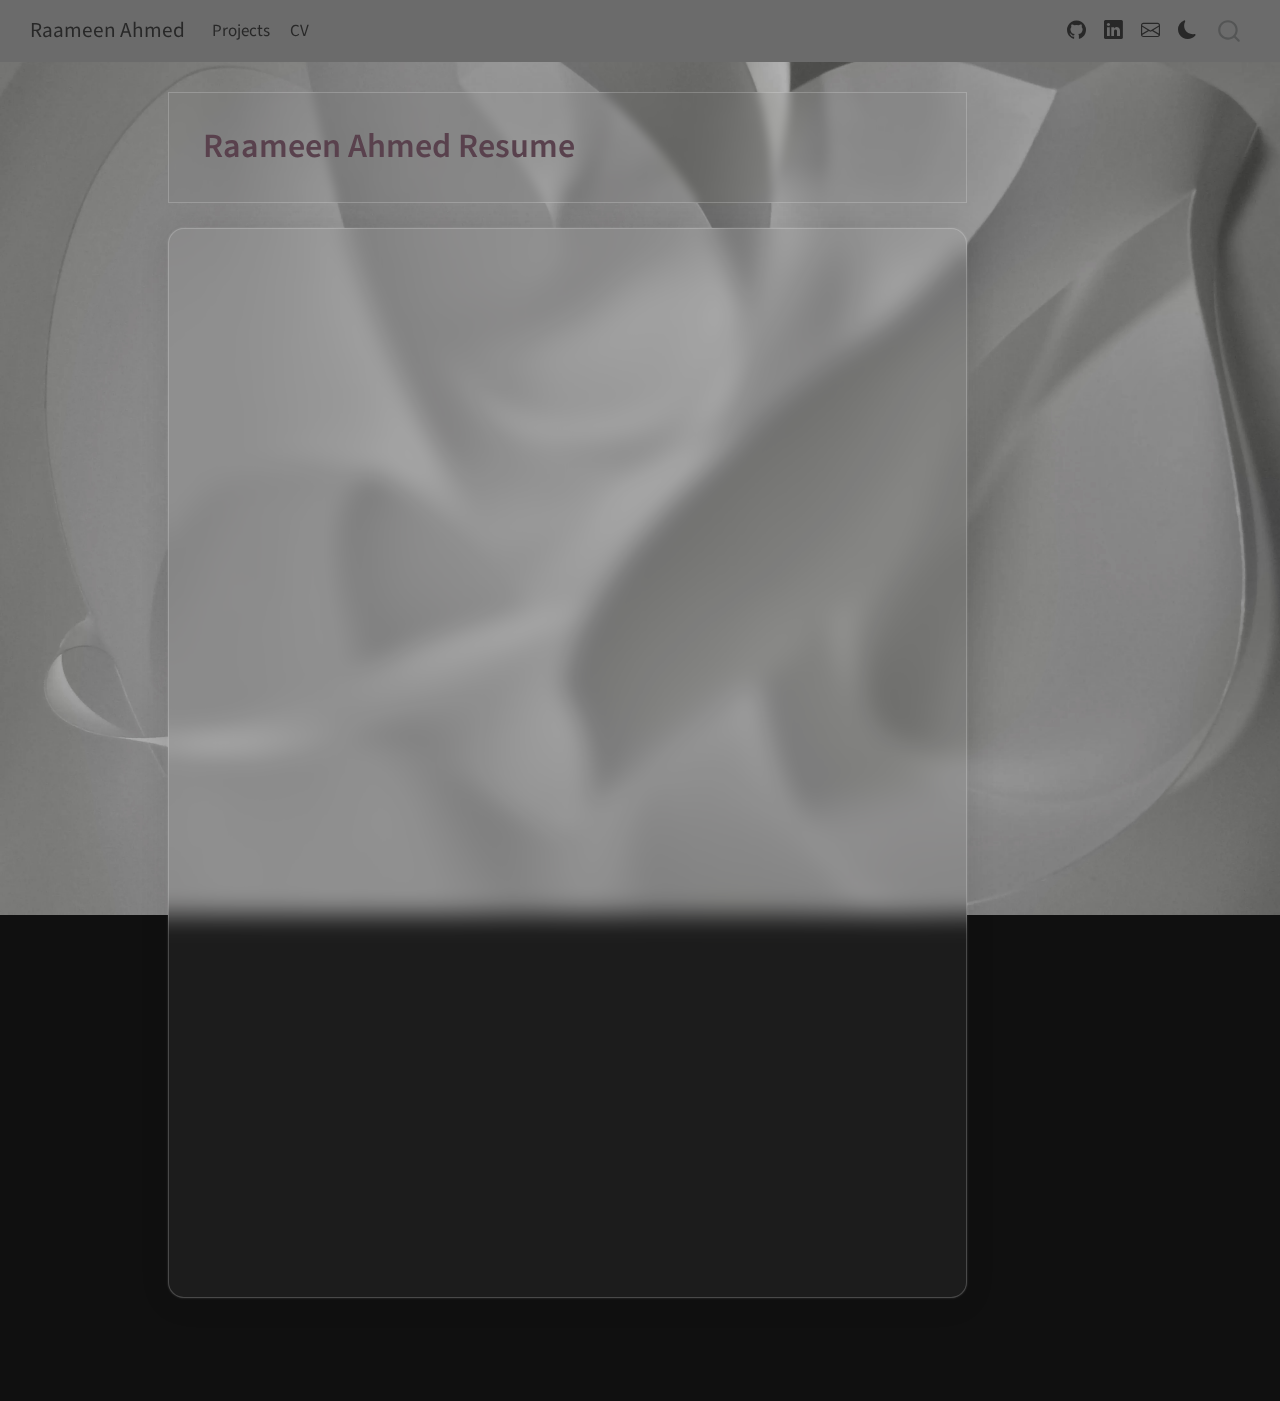
<file: docs/cv.html>
<!DOCTYPE html>
<html xmlns="http://www.w3.org/1999/xhtml" lang="en" xml:lang="en"><head>

<meta charset="utf-8">
<meta name="generator" content="quarto-1.6.42">

<meta name="viewport" content="width=device-width, initial-scale=1.0, user-scalable=yes">


<title>Raameen Ahmed Resume – Raameen Ahmed</title>
<style>
code{white-space: pre-wrap;}
span.smallcaps{font-variant: small-caps;}
div.columns{display: flex; gap: min(4vw, 1.5em);}
div.column{flex: auto; overflow-x: auto;}
div.hanging-indent{margin-left: 1.5em; text-indent: -1.5em;}
ul.task-list{list-style: none;}
ul.task-list li input[type="checkbox"] {
  width: 0.8em;
  margin: 0 0.8em 0.2em -1em; /* quarto-specific, see https://github.com/quarto-dev/quarto-cli/issues/4556 */ 
  vertical-align: middle;
}
</style>


<script src="site_libs/quarto-nav/quarto-nav.js"></script>
<script src="site_libs/quarto-nav/headroom.min.js"></script>
<script src="site_libs/clipboard/clipboard.min.js"></script>
<script src="site_libs/quarto-search/autocomplete.umd.js"></script>
<script src="site_libs/quarto-search/fuse.min.js"></script>
<script src="site_libs/quarto-search/quarto-search.js"></script>
<meta name="quarto:offset" content="./">
<script src="site_libs/quarto-html/quarto.js"></script>
<script src="site_libs/quarto-html/popper.min.js"></script>
<script src="site_libs/quarto-html/tippy.umd.min.js"></script>
<script src="site_libs/quarto-html/anchor.min.js"></script>
<link href="site_libs/quarto-html/tippy.css" rel="stylesheet">
<link href="site_libs/quarto-html/quarto-syntax-highlighting-2f5df379a58b258e96c21c0638c20c03.css" rel="stylesheet" id="quarto-text-highlighting-styles">
<script src="site_libs/bootstrap/bootstrap.min.js"></script>
<link href="site_libs/bootstrap/bootstrap-icons.css" rel="stylesheet">
<link href="site_libs/bootstrap/bootstrap-6bd9cfa162949bde0a231f530c97869d.min.css" rel="stylesheet" append-hash="true" id="quarto-bootstrap" data-mode="light">
<script id="quarto-search-options" type="application/json">{
  "location": "navbar",
  "copy-button": false,
  "collapse-after": 3,
  "panel-placement": "end",
  "type": "overlay",
  "limit": 50,
  "keyboard-shortcut": [
    "f",
    "/",
    "s"
  ],
  "show-item-context": false,
  "language": {
    "search-no-results-text": "No results",
    "search-matching-documents-text": "matching documents",
    "search-copy-link-title": "Copy link to search",
    "search-hide-matches-text": "Hide additional matches",
    "search-more-match-text": "more match in this document",
    "search-more-matches-text": "more matches in this document",
    "search-clear-button-title": "Clear",
    "search-text-placeholder": "",
    "search-detached-cancel-button-title": "Cancel",
    "search-submit-button-title": "Submit",
    "search-label": "Search"
  }
}</script>
<!-- Google Tag Manager -->
<script>(function(w,d,s,l,i){w[l]=w[l]||[];w[l].push({'gtm.start':
new Date().getTime(),event:'gtm.js'});var f=d.getElementsByTagName(s)[0],
j=d.createElement(s),dl=l!='dataLayer'?'&l='+l:'';j.async=true;j.src=
'https://www.googletagmanager.com/gtm.js?id='+i+dl;f.parentNode.insertBefore(j,f);
})(window,document,'script','dataLayer','GTM-WGHD35HT');</script>
<!-- End Google Tag Manager -->


<link rel="stylesheet" href="index-style.css">
<link rel="stylesheet" href="https://cdn.jsdelivr.net/npm/bootstrap-icons@1.11.3/font/bootstrap-icons.min.css">
</head>

<body class="nav-fixed">

<div id="quarto-search-results"></div>
  <header id="quarto-header" class="headroom fixed-top">
    <nav class="navbar navbar-expand-lg " data-bs-theme="dark">
      <div class="navbar-container container-fluid">
      <div class="navbar-brand-container mx-auto">
    <a class="navbar-brand" href="./index.html">
    <span class="navbar-title">Raameen Ahmed</span>
    </a>
  </div>
            <div id="quarto-search" class="" title="Search"></div>
          <button class="navbar-toggler" type="button" data-bs-toggle="collapse" data-bs-target="#navbarCollapse" aria-controls="navbarCollapse" role="menu" aria-expanded="false" aria-label="Toggle navigation" onclick="if (window.quartoToggleHeadroom) { window.quartoToggleHeadroom(); }">
  <span class="navbar-toggler-icon"></span>
</button>
          <div class="collapse navbar-collapse" id="navbarCollapse">
            <ul class="navbar-nav navbar-nav-scroll me-auto">
  <li class="nav-item">
    <a class="nav-link" href="./projects.html"> 
<span class="menu-text">Projects</span></a>
  </li>  
  <li class="nav-item">
    <a class="nav-link active" href="./cv.html" aria-current="page"> 
<span class="menu-text">CV</span></a>
  </li>  
</ul>
            <ul class="navbar-nav navbar-nav-scroll ms-auto">
  <li class="nav-item compact">
    <a class="nav-link" href="https://github.com/raameena" target="_blank"> <i class="bi bi-github" role="img">
</i> 
<span class="menu-text"></span></a>
  </li>  
  <li class="nav-item compact">
    <a class="nav-link" href="https://www.linkedin.com/in/raameena/" target="_blank"> <i class="bi bi-linkedin" role="img">
</i> 
<span class="menu-text"></span></a>
  </li>  
  <li class="nav-item compact">
    <a class="nav-link" href="https://mail.google.com/mail/?view=cm&amp;to=raameenahmed1@gmail.com" target="_blank"> <i class="bi bi-envelope" role="img">
</i> 
<span class="menu-text"></span></a>
  </li>  
  <li class="nav-item compact">
    <a class="nav-link" href="./#"> <i class="bi bi-moon" role="img" aria-label="Toggle theme">
</i> 
<span class="menu-text"></span></a>
  </li>  
</ul>
          </div> <!-- /navcollapse -->
            <div class="quarto-navbar-tools">
</div>
      </div> <!-- /container-fluid -->
    </nav>
</header>
<!-- content -->
<div id="quarto-content" class="quarto-container page-columns page-rows-contents page-layout-article page-navbar">
<!-- sidebar -->
<!-- margin-sidebar -->
    <div id="quarto-margin-sidebar" class="sidebar margin-sidebar zindex-bottom">
        
    </div>
<!-- main -->
<main class="content" id="quarto-document-content">

<header id="title-block-header" class="quarto-title-block default">
<div class="quarto-title">
<h1 class="title">Raameen Ahmed Resume</h1>
</div>



<div class="quarto-title-meta">

    
  
    
  </div>
  


</header>


<div class="content-card">
<iframe src="RaameenAhmedResume.pdf" width="100%" height="1000px">
</iframe>
</div>



</main> <!-- /main -->
<!-- Google Tag Manager (noscript) -->
<noscript><iframe src="https://www.googletagmanager.com/ns.html?id=GTM-WGHD35HT" height="0" width="0" style="display:none;visibility:hidden"></iframe></noscript>
<!-- End Google Tag Manager (noscript) -->
<script id="quarto-html-after-body" type="application/javascript">
window.document.addEventListener("DOMContentLoaded", function (event) {
  const toggleBodyColorMode = (bsSheetEl) => {
    const mode = bsSheetEl.getAttribute("data-mode");
    const bodyEl = window.document.querySelector("body");
    if (mode === "dark") {
      bodyEl.classList.add("quarto-dark");
      bodyEl.classList.remove("quarto-light");
    } else {
      bodyEl.classList.add("quarto-light");
      bodyEl.classList.remove("quarto-dark");
    }
  }
  const toggleBodyColorPrimary = () => {
    const bsSheetEl = window.document.querySelector("link#quarto-bootstrap");
    if (bsSheetEl) {
      toggleBodyColorMode(bsSheetEl);
    }
  }
  toggleBodyColorPrimary();  
  const icon = "";
  const anchorJS = new window.AnchorJS();
  anchorJS.options = {
    placement: 'right',
    icon: icon
  };
  anchorJS.add('.anchored');
  const isCodeAnnotation = (el) => {
    for (const clz of el.classList) {
      if (clz.startsWith('code-annotation-')) {                     
        return true;
      }
    }
    return false;
  }
  const onCopySuccess = function(e) {
    // button target
    const button = e.trigger;
    // don't keep focus
    button.blur();
    // flash "checked"
    button.classList.add('code-copy-button-checked');
    var currentTitle = button.getAttribute("title");
    button.setAttribute("title", "Copied!");
    let tooltip;
    if (window.bootstrap) {
      button.setAttribute("data-bs-toggle", "tooltip");
      button.setAttribute("data-bs-placement", "left");
      button.setAttribute("data-bs-title", "Copied!");
      tooltip = new bootstrap.Tooltip(button, 
        { trigger: "manual", 
          customClass: "code-copy-button-tooltip",
          offset: [0, -8]});
      tooltip.show();    
    }
    setTimeout(function() {
      if (tooltip) {
        tooltip.hide();
        button.removeAttribute("data-bs-title");
        button.removeAttribute("data-bs-toggle");
        button.removeAttribute("data-bs-placement");
      }
      button.setAttribute("title", currentTitle);
      button.classList.remove('code-copy-button-checked');
    }, 1000);
    // clear code selection
    e.clearSelection();
  }
  const getTextToCopy = function(trigger) {
      const codeEl = trigger.previousElementSibling.cloneNode(true);
      for (const childEl of codeEl.children) {
        if (isCodeAnnotation(childEl)) {
          childEl.remove();
        }
      }
      return codeEl.innerText;
  }
  const clipboard = new window.ClipboardJS('.code-copy-button:not([data-in-quarto-modal])', {
    text: getTextToCopy
  });
  clipboard.on('success', onCopySuccess);
  if (window.document.getElementById('quarto-embedded-source-code-modal')) {
    const clipboardModal = new window.ClipboardJS('.code-copy-button[data-in-quarto-modal]', {
      text: getTextToCopy,
      container: window.document.getElementById('quarto-embedded-source-code-modal')
    });
    clipboardModal.on('success', onCopySuccess);
  }
    var localhostRegex = new RegExp(/^(?:http|https):\/\/localhost\:?[0-9]*\//);
    var mailtoRegex = new RegExp(/^mailto:/);
      var filterRegex = new RegExp('/' + window.location.host + '/');
    var isInternal = (href) => {
        return filterRegex.test(href) || localhostRegex.test(href) || mailtoRegex.test(href);
    }
    // Inspect non-navigation links and adorn them if external
 	var links = window.document.querySelectorAll('a[href]:not(.nav-link):not(.navbar-brand):not(.toc-action):not(.sidebar-link):not(.sidebar-item-toggle):not(.pagination-link):not(.no-external):not([aria-hidden]):not(.dropdown-item):not(.quarto-navigation-tool):not(.about-link)');
    for (var i=0; i<links.length; i++) {
      const link = links[i];
      if (!isInternal(link.href)) {
        // undo the damage that might have been done by quarto-nav.js in the case of
        // links that we want to consider external
        if (link.dataset.originalHref !== undefined) {
          link.href = link.dataset.originalHref;
        }
      }
    }
  function tippyHover(el, contentFn, onTriggerFn, onUntriggerFn) {
    const config = {
      allowHTML: true,
      maxWidth: 500,
      delay: 100,
      arrow: false,
      appendTo: function(el) {
          return el.parentElement;
      },
      interactive: true,
      interactiveBorder: 10,
      theme: 'quarto',
      placement: 'bottom-start',
    };
    if (contentFn) {
      config.content = contentFn;
    }
    if (onTriggerFn) {
      config.onTrigger = onTriggerFn;
    }
    if (onUntriggerFn) {
      config.onUntrigger = onUntriggerFn;
    }
    window.tippy(el, config); 
  }
  const noterefs = window.document.querySelectorAll('a[role="doc-noteref"]');
  for (var i=0; i<noterefs.length; i++) {
    const ref = noterefs[i];
    tippyHover(ref, function() {
      // use id or data attribute instead here
      let href = ref.getAttribute('data-footnote-href') || ref.getAttribute('href');
      try { href = new URL(href).hash; } catch {}
      const id = href.replace(/^#\/?/, "");
      const note = window.document.getElementById(id);
      if (note) {
        return note.innerHTML;
      } else {
        return "";
      }
    });
  }
  const xrefs = window.document.querySelectorAll('a.quarto-xref');
  const processXRef = (id, note) => {
    // Strip column container classes
    const stripColumnClz = (el) => {
      el.classList.remove("page-full", "page-columns");
      if (el.children) {
        for (const child of el.children) {
          stripColumnClz(child);
        }
      }
    }
    stripColumnClz(note)
    if (id === null || id.startsWith('sec-')) {
      // Special case sections, only their first couple elements
      const container = document.createElement("div");
      if (note.children && note.children.length > 2) {
        container.appendChild(note.children[0].cloneNode(true));
        for (let i = 1; i < note.children.length; i++) {
          const child = note.children[i];
          if (child.tagName === "P" && child.innerText === "") {
            continue;
          } else {
            container.appendChild(child.cloneNode(true));
            break;
          }
        }
        if (window.Quarto?.typesetMath) {
          window.Quarto.typesetMath(container);
        }
        return container.innerHTML
      } else {
        if (window.Quarto?.typesetMath) {
          window.Quarto.typesetMath(note);
        }
        return note.innerHTML;
      }
    } else {
      // Remove any anchor links if they are present
      const anchorLink = note.querySelector('a.anchorjs-link');
      if (anchorLink) {
        anchorLink.remove();
      }
      if (window.Quarto?.typesetMath) {
        window.Quarto.typesetMath(note);
      }
      if (note.classList.contains("callout")) {
        return note.outerHTML;
      } else {
        return note.innerHTML;
      }
    }
  }
  for (var i=0; i<xrefs.length; i++) {
    const xref = xrefs[i];
    tippyHover(xref, undefined, function(instance) {
      instance.disable();
      let url = xref.getAttribute('href');
      let hash = undefined; 
      if (url.startsWith('#')) {
        hash = url;
      } else {
        try { hash = new URL(url).hash; } catch {}
      }
      if (hash) {
        const id = hash.replace(/^#\/?/, "");
        const note = window.document.getElementById(id);
        if (note !== null) {
          try {
            const html = processXRef(id, note.cloneNode(true));
            instance.setContent(html);
          } finally {
            instance.enable();
            instance.show();
          }
        } else {
          // See if we can fetch this
          fetch(url.split('#')[0])
          .then(res => res.text())
          .then(html => {
            const parser = new DOMParser();
            const htmlDoc = parser.parseFromString(html, "text/html");
            const note = htmlDoc.getElementById(id);
            if (note !== null) {
              const html = processXRef(id, note);
              instance.setContent(html);
            } 
          }).finally(() => {
            instance.enable();
            instance.show();
          });
        }
      } else {
        // See if we can fetch a full url (with no hash to target)
        // This is a special case and we should probably do some content thinning / targeting
        fetch(url)
        .then(res => res.text())
        .then(html => {
          const parser = new DOMParser();
          const htmlDoc = parser.parseFromString(html, "text/html");
          const note = htmlDoc.querySelector('main.content');
          if (note !== null) {
            // This should only happen for chapter cross references
            // (since there is no id in the URL)
            // remove the first header
            if (note.children.length > 0 && note.children[0].tagName === "HEADER") {
              note.children[0].remove();
            }
            const html = processXRef(null, note);
            instance.setContent(html);
          } 
        }).finally(() => {
          instance.enable();
          instance.show();
        });
      }
    }, function(instance) {
    });
  }
      let selectedAnnoteEl;
      const selectorForAnnotation = ( cell, annotation) => {
        let cellAttr = 'data-code-cell="' + cell + '"';
        let lineAttr = 'data-code-annotation="' +  annotation + '"';
        const selector = 'span[' + cellAttr + '][' + lineAttr + ']';
        return selector;
      }
      const selectCodeLines = (annoteEl) => {
        const doc = window.document;
        const targetCell = annoteEl.getAttribute("data-target-cell");
        const targetAnnotation = annoteEl.getAttribute("data-target-annotation");
        const annoteSpan = window.document.querySelector(selectorForAnnotation(targetCell, targetAnnotation));
        const lines = annoteSpan.getAttribute("data-code-lines").split(",");
        const lineIds = lines.map((line) => {
          return targetCell + "-" + line;
        })
        let top = null;
        let height = null;
        let parent = null;
        if (lineIds.length > 0) {
            //compute the position of the single el (top and bottom and make a div)
            const el = window.document.getElementById(lineIds[0]);
            top = el.offsetTop;
            height = el.offsetHeight;
            parent = el.parentElement.parentElement;
          if (lineIds.length > 1) {
            const lastEl = window.document.getElementById(lineIds[lineIds.length - 1]);
            const bottom = lastEl.offsetTop + lastEl.offsetHeight;
            height = bottom - top;
          }
          if (top !== null && height !== null && parent !== null) {
            // cook up a div (if necessary) and position it 
            let div = window.document.getElementById("code-annotation-line-highlight");
            if (div === null) {
              div = window.document.createElement("div");
              div.setAttribute("id", "code-annotation-line-highlight");
              div.style.position = 'absolute';
              parent.appendChild(div);
            }
            div.style.top = top - 2 + "px";
            div.style.height = height + 4 + "px";
            div.style.left = 0;
            let gutterDiv = window.document.getElementById("code-annotation-line-highlight-gutter");
            if (gutterDiv === null) {
              gutterDiv = window.document.createElement("div");
              gutterDiv.setAttribute("id", "code-annotation-line-highlight-gutter");
              gutterDiv.style.position = 'absolute';
              const codeCell = window.document.getElementById(targetCell);
              const gutter = codeCell.querySelector('.code-annotation-gutter');
              gutter.appendChild(gutterDiv);
            }
            gutterDiv.style.top = top - 2 + "px";
            gutterDiv.style.height = height + 4 + "px";
          }
          selectedAnnoteEl = annoteEl;
        }
      };
      const unselectCodeLines = () => {
        const elementsIds = ["code-annotation-line-highlight", "code-annotation-line-highlight-gutter"];
        elementsIds.forEach((elId) => {
          const div = window.document.getElementById(elId);
          if (div) {
            div.remove();
          }
        });
        selectedAnnoteEl = undefined;
      };
        // Handle positioning of the toggle
    window.addEventListener(
      "resize",
      throttle(() => {
        elRect = undefined;
        if (selectedAnnoteEl) {
          selectCodeLines(selectedAnnoteEl);
        }
      }, 10)
    );
    function throttle(fn, ms) {
    let throttle = false;
    let timer;
      return (...args) => {
        if(!throttle) { // first call gets through
            fn.apply(this, args);
            throttle = true;
        } else { // all the others get throttled
            if(timer) clearTimeout(timer); // cancel #2
            timer = setTimeout(() => {
              fn.apply(this, args);
              timer = throttle = false;
            }, ms);
        }
      };
    }
      // Attach click handler to the DT
      const annoteDls = window.document.querySelectorAll('dt[data-target-cell]');
      for (const annoteDlNode of annoteDls) {
        annoteDlNode.addEventListener('click', (event) => {
          const clickedEl = event.target;
          if (clickedEl !== selectedAnnoteEl) {
            unselectCodeLines();
            const activeEl = window.document.querySelector('dt[data-target-cell].code-annotation-active');
            if (activeEl) {
              activeEl.classList.remove('code-annotation-active');
            }
            selectCodeLines(clickedEl);
            clickedEl.classList.add('code-annotation-active');
          } else {
            // Unselect the line
            unselectCodeLines();
            clickedEl.classList.remove('code-annotation-active');
          }
        });
      }
  const findCites = (el) => {
    const parentEl = el.parentElement;
    if (parentEl) {
      const cites = parentEl.dataset.cites;
      if (cites) {
        return {
          el,
          cites: cites.split(' ')
        };
      } else {
        return findCites(el.parentElement)
      }
    } else {
      return undefined;
    }
  };
  var bibliorefs = window.document.querySelectorAll('a[role="doc-biblioref"]');
  for (var i=0; i<bibliorefs.length; i++) {
    const ref = bibliorefs[i];
    const citeInfo = findCites(ref);
    if (citeInfo) {
      tippyHover(citeInfo.el, function() {
        var popup = window.document.createElement('div');
        citeInfo.cites.forEach(function(cite) {
          var citeDiv = window.document.createElement('div');
          citeDiv.classList.add('hanging-indent');
          citeDiv.classList.add('csl-entry');
          var biblioDiv = window.document.getElementById('ref-' + cite);
          if (biblioDiv) {
            citeDiv.innerHTML = biblioDiv.innerHTML;
          }
          popup.appendChild(citeDiv);
        });
        return popup.innerHTML;
      });
    }
  }
});
</script>
</div> <!-- /content -->
<script src="./hover-text.js"></script>
<script src="./theme-toggle.js"></script>




</body></html>
</file>
<file: docs/site_libs/quarto-html/tippy.css>
.tippy-box[data-animation=fade][data-state=hidden]{opacity:0}[data-tippy-root]{max-width:calc(100vw - 10px)}.tippy-box{position:relative;background-color:#333;color:#fff;border-radius:4px;font-size:14px;line-height:1.4;white-space:normal;outline:0;transition-property:transform,visibility,opacity}.tippy-box[data-placement^=top]>.tippy-arrow{bottom:0}.tippy-box[data-placement^=top]>.tippy-arrow:before{bottom:-7px;left:0;border-width:8px 8px 0;border-top-color:initial;transform-origin:center top}.tippy-box[data-placement^=bottom]>.tippy-arrow{top:0}.tippy-box[data-placement^=bottom]>.tippy-arrow:before{top:-7px;left:0;border-width:0 8px 8px;border-bottom-color:initial;transform-origin:center bottom}.tippy-box[data-placement^=left]>.tippy-arrow{right:0}.tippy-box[data-placement^=left]>.tippy-arrow:before{border-width:8px 0 8px 8px;border-left-color:initial;right:-7px;transform-origin:center left}.tippy-box[data-placement^=right]>.tippy-arrow{left:0}.tippy-box[data-placement^=right]>.tippy-arrow:before{left:-7px;border-width:8px 8px 8px 0;border-right-color:initial;transform-origin:center right}.tippy-box[data-inertia][data-state=visible]{transition-timing-function:cubic-bezier(.54,1.5,.38,1.11)}.tippy-arrow{width:16px;height:16px;color:#333}.tippy-arrow:before{content:"";position:absolute;border-color:transparent;border-style:solid}.tippy-content{position:relative;padding:5px 9px;z-index:1}
</file>
<file: docs/site_libs/quarto-html/quarto-syntax-highlighting.css>
/* quarto syntax highlight colors */
:root {
  --quarto-hl-ot-color: #003B4F;
  --quarto-hl-at-color: #657422;
  --quarto-hl-ss-color: #20794D;
  --quarto-hl-an-color: #5E5E5E;
  --quarto-hl-fu-color: #4758AB;
  --quarto-hl-st-color: #20794D;
  --quarto-hl-cf-color: #003B4F;
  --quarto-hl-op-color: #5E5E5E;
  --quarto-hl-er-color: #AD0000;
  --quarto-hl-bn-color: #AD0000;
  --quarto-hl-al-color: #AD0000;
  --quarto-hl-va-color: #111111;
  --quarto-hl-bu-color: inherit;
  --quarto-hl-ex-color: inherit;
  --quarto-hl-pp-color: #AD0000;
  --quarto-hl-in-color: #5E5E5E;
  --quarto-hl-vs-color: #20794D;
  --quarto-hl-wa-color: #5E5E5E;
  --quarto-hl-do-color: #5E5E5E;
  --quarto-hl-im-color: #00769E;
  --quarto-hl-ch-color: #20794D;
  --quarto-hl-dt-color: #AD0000;
  --quarto-hl-fl-color: #AD0000;
  --quarto-hl-co-color: #5E5E5E;
  --quarto-hl-cv-color: #5E5E5E;
  --quarto-hl-cn-color: #8f5902;
  --quarto-hl-sc-color: #5E5E5E;
  --quarto-hl-dv-color: #AD0000;
  --quarto-hl-kw-color: #003B4F;
}

/* other quarto variables */
:root {
  --quarto-font-monospace: SFMono-Regular, Menlo, Monaco, Consolas, "Liberation Mono", "Courier New", monospace;
}

pre > code.sourceCode > span {
  color: #003B4F;
}

code span {
  color: #003B4F;
}

code.sourceCode > span {
  color: #003B4F;
}

div.sourceCode,
div.sourceCode pre.sourceCode {
  color: #003B4F;
}

code span.ot {
  color: #003B4F;
  font-style: inherit;
}

code span.at {
  color: #657422;
  font-style: inherit;
}

code span.ss {
  color: #20794D;
  font-style: inherit;
}

code span.an {
  color: #5E5E5E;
  font-style: inherit;
}

code span.fu {
  color: #4758AB;
  font-style: inherit;
}

code span.st {
  color: #20794D;
  font-style: inherit;
}

code span.cf {
  color: #003B4F;
  font-weight: bold;
  font-style: inherit;
}

code span.op {
  color: #5E5E5E;
  font-style: inherit;
}

code span.er {
  color: #AD0000;
  font-style: inherit;
}

code span.bn {
  color: #AD0000;
  font-style: inherit;
}

code span.al {
  color: #AD0000;
  font-style: inherit;
}

code span.va {
  color: #111111;
  font-style: inherit;
}

code span.bu {
  font-style: inherit;
}

code span.ex {
  font-style: inherit;
}

code span.pp {
  color: #AD0000;
  font-style: inherit;
}

code span.in {
  color: #5E5E5E;
  font-style: inherit;
}

code span.vs {
  color: #20794D;
  font-style: inherit;
}

code span.wa {
  color: #5E5E5E;
  font-style: italic;
}

code span.do {
  color: #5E5E5E;
  font-style: italic;
}

code span.im {
  color: #00769E;
  font-style: inherit;
}

code span.ch {
  color: #20794D;
  font-style: inherit;
}

code span.dt {
  color: #AD0000;
  font-style: inherit;
}

code span.fl {
  color: #AD0000;
  font-style: inherit;
}

code span.co {
  color: #5E5E5E;
  font-style: inherit;
}

code span.cv {
  color: #5E5E5E;
  font-style: italic;
}

code span.cn {
  color: #8f5902;
  font-style: inherit;
}

code span.sc {
  color: #5E5E5E;
  font-style: inherit;
}

code span.dv {
  color: #AD0000;
  font-style: inherit;
}

code span.kw {
  color: #003B4F;
  font-weight: bold;
  font-style: inherit;
}

.prevent-inlining {
  content: "</";
}

/*# sourceMappingURL=debc5d5d77c3f9108843748ff7464032.css.map */
</file>
<file: docs/index-style.css>
/*─────────────────────────────────────────────────────────────
  GLOBAL UTILITIES
  ────────────────────────────────────────────────────────────*/
mark{
  border-radius:5px;padding:.1em .4em;
}

html[data-bs-theme="light"] body {
  /* A clean, standard light grey. You can change this hex code. */
  background-image: url('background2.jpg'); /* NIGHT TIME */
  background-size: cover;
  background-repeat: no-repeat;
  background-attachment: fixed;
  background-position: center center;
  /* A dark fallback color while the image loads */
  background-color: #101010; 
}

/* --- This rule applies ONLY in DARK mode --- */
html[data-bs-theme="dark"] body {
  background-image: url('background2.webp'); /* DAY TIME */
  background-size: cover;
  background-repeat: no-repeat;
  background-attachment: fixed;
  background-position: center center;
  /* A dark fallback color while the image loads */
   background-color: #ffffff;
}

/*─────────────────────────────────────────────────────────────
  HEADER EFFECTS
  ────────────────────────────────────────────────────────────*/
/* TYPO/HEADER EFFECTS */
.hover-letter, .hover-word{
  display:inline-block;transition:color .3s,transform .3s,text-shadow .3s;
}
/* This now uses the theme's variable for text color */
.hover-letter,
.hover-word {
  color: var(--bs-body-color);
}

.hover-letter:hover{
  font-weight:bold;
  text-shadow:0 0 9px #fff,0 0 6px rgba(232,137,180,.9);
  transform:scale(1.25);
}
.hover-word:hover{
  font-weight:bold;
  text-shadow:0 0 9px #fff,0 0 6px rgba(232,137,180,.9);
  transform:scale(1.06);
}
.quarto-title .hover-word:hover,
p.subtitle.lead .hover-word:hover{font-weight:normal}

/* -------------------- Headers -------------------------- */
html[data-bs-theme="light"] h1,
html[data-bs-theme="light"] h1 .hover-letter{ color:#59414D!important; }
html[data-bs-theme="light"] p .hover-word { color:#3E2D36; }
html[data-bs-theme="light"] h2 { color:#4B3340 !important; }  /* h2 - posts page */
html[data-bs-theme="light"] h5 { color:#4B3340 !important; }  /* h5 -categoies  */

html[data-bs-theme="dark"]  h1,
html[data-bs-theme="dark"]  h1 .hover-letter{ color:#F7D8EA!important; }
html[data-bs-theme="dark"]  p .hover-word{ color:#FFF2F9!important; }
html[data-bs-theme="dark"]  h2 { color:#F1C0E2 !important; }
html[data-bs-theme="dark"]  h5 { color:#F1C0E2 !important; }

/* ============================================================
   FINAL NAVBAR LINK STYLING
   ============================================================ */
/*─────────────────────────────────────────────────────────────
  NAVBAR  – colour differs by scheme
  ────────────────────────────────────────────────────────────*/
html[data-bs-theme="light"] nav.navbar a:not(#custom-theme-toggle):not(#custom-theme-toggle *),
html[data-bs-theme="light"] nav.navbar a:not(#custom-theme-toggle):not(#custom-theme-toggle *) .bi {
  color: #282828 !important;          /* base link + icon colour */
}
html[data-bs-theme="dark"] nav.navbar a:not(#custom-theme-toggle):not(#custom-theme-toggle *),
html[data-bs-theme="dark"] nav.navbar a:not(#custom-theme-toggle):not(#custom-theme-toggle *) .bi {
  color: #FFF2F9 !important;          /* <—- pick any dark-mode tint */
}
html[data-bs-theme="light"] nav.navbar{background:#6b6b6b!important;}
html[data-bs-theme="dark"]  nav.navbar{background:#878787!important;}

/* LIGHT scheme — blue glow, only the toggle glyph */
/* LIGHT scheme – glow ONLY on the theme button’s glyph */
/* LIGHT  → blue glow only on the toggle glyph */
/* LIGHT scheme – blue glow on the theme glyph only */
html[data-bs-theme="light"] nav.navbar
i.bi[aria-label^="Toggle theme"]:hover {
  display: inline-block;
  transform: scale(1.3);
  transition: transform 0.3s ease;
  text-shadow: 0 0 6px rgba(2, 73, 250,1),
               0 0 9px rgba(131, 169, 230,.6);
}

/* DARK scheme – yellow-green glow on the same glyph */
html[data-bs-theme="dark"] nav.navbar
i.bi[aria-label^="Toggle theme"]:hover {
  display: inline-block;
  transform: scale(1.3);
  transition: transform 0.3s ease;
  text-shadow: 0 0 10px rgba(194, 164, 56.8),
               0 0 13px rgba(242, 219, 133,.7);
}


nav.navbar .nav-link[href*="github.com"]:hover i,
nav.navbar .nav-link[href*="linkedin.com"]:hover i,
nav.navbar .nav-link[href*="https://mail.google.com/mail/?view=cm&to=raameenahmed1@gmail.com"]:hover i {
  transform: scale(1.3);
  text-shadow: 0 0 3px rgba(232,137,180,.7),
               0 0 6px rgba(232,137,180,.6) !important;
}

nav.navbar .nav-link[href*="github.com"]:hover,
nav.navbar .nav-link[href*="linkedin.com"]:hover,
nav.navbar .nav-link[href*="https://mail.google.com/mail/?view=cm&to=raameenahmed1@gmail.com"]:hover {
  display: inline-block;
  transform: scale(1.3);
  transition: transform 0.3s ease;
}
.navbar a[href*="projects"]:hover {
  transform: scale(1.2);
  transition: transform 0.3s ease;
  text-shadow: 0 0 3px rgba(232,137,180,.7),
               0 0 6px rgba(232,137,180,.6) !important;
}
/* CV */
.navbar a[href*="cv"]:hover {
  transform: scale(1.23);
  transition: transform 0.3s ease;
  text-shadow: 0 0 3px rgba(232,137,180,.7),
               0 0 6px rgba(232,137,180,.6) !important;
}
.navbar-brand:hover{
  transform:scale(1.08);
  transition: transform 0.3s ease;
  text-shadow: 0 0 3px rgba(232,137,180,.7),
               0 0 6px rgba(232,137,180,.6) !important;
}

/*─────────────────────────────────────────────────────────────
  -------------------- PROJECTS PAGE --------------------------
  ────────────────────────────────────────────────────────────*/

html[data-bs-theme="light"] .quarto-post .listing-category,
html[data-bs-theme="light"] .quarto-post .listing-title a,
html[data-bs-theme="light"] .quarto-post .listing-title a:visited{
  color: #3E2D36 !important;
}

html[data-bs-theme="dark"] .quarto-post .listing-category,
html[data-bs-theme="dark"] .quarto-post .listing-title a,
html[data-bs-theme="dark"] .quarto-post .listing-title a:visited{
  color: #FFEAF6 !important;
}

/* ------------- CATEGORIES -------------- */

/* Sidebar category styling */
html[data-bs-theme="light"] div.category {
  color: #3E2D36 !important;
  transition: all 0.25s ease;
  display: block;
  cursor: pointer;
}
html[data-bs-theme="dark"] div.category {
  color: #FFEAF6 !important;
  transition: all 0.25s ease;
  display: block;
  cursor: pointer;
}
/* Hover: underline + scale up */
html[data-bs-theme="light"] div.category:hover {
  text-decoration: underline;
  font-weight: bold !important;
}
html[data-bs-theme="dark"] div.category:hover {
  text-decoration: underline;
  font-weight: bold !important;
}
/* Base category pill styling */
html[data-bs-theme="light"] .listing-category {
  font-weight: bold!important;
  transition: all 0.25s ease;
  background-color: rgba(255, 255, 255, .15);
  border: .9px solid rgba(255, 255, 255, .4) !important;
  display: inline-block;
  cursor: pointer;
  padding: 0.2rem 0.5rem;
  border-radius: 6px;
}
html[data-bs-theme="dark"] .listing-category {
  font-weight: bold!important;
  transition: all 0.25s ease;
  background-color: rgba(255, 255, 255, 0.2);
  border: .9px solid rgba(255, 255, 255, .6) !important;
  display: inline-block;
  cursor: pointer;
  padding: 0.2rem 0.5rem;
  border-radius: 6px;
}
/* Hover effect: grow + pink */
html[data-bs-theme="light"] .listing-category:hover {
  transform: scale(1.08);
  background-color: rgba(255, 255, 255, 0.4);
  box-shadow:
    0 0 4px rgba(255, 255, 255, 0.7)   /* soft pink glow */
}
html[data-bs-theme="dark"] .listing-category:hover {
  transform: scale(1.08);
  background-color: rgba(255, 255, 255, 0.4);
  box-shadow:
    0 0 4px rgba(255, 255, 255, 0.7)   /* soft pink glow */
}

/* =======================================================
   PROJECT CARD: Custom Subtitle & Description Colors
   ======================================================= */

/* --- LIGHT MODE --- */
html[data-bs-theme="light"] .listing-subtitle,
html[data-bs-theme="light"] .listing-subtitle *,
html[data-bs-theme="light"] .listing-description,
html[data-bs-theme="light"] .listing-description *,
html[data-bs-theme="light"] .listing-author,
html[data-bs-theme="light"] .listing-author *,
html[data-bs-theme="light"] .listing-date,
html[data-bs-theme="light"] .listing-date *{
  /* A vibrant, readable pink for light mode */
  color: #353535 !important; 
}

/* --- DARK MODE --- */
html[data-bs-theme="dark"] .listing-subtitle,
html[data-bs-theme="dark"] .listing-subtitle *,
html[data-bs-theme="dark"] .listing-description,
html[data-bs-theme="dark"] .listing-description *,
html[data-bs-theme="dark"] .listing-author,
html[data-bs-theme="dark"] .listing-author *,
html[data-bs-theme="dark"] .listing-date,
html[data-bs-theme="dark"] .listing-date *{
  /* A lighter pink for better contrast on dark backgrounds */
  color: #ffffff !important; 
}         

/*═════════════════════════════════════════════════════════════
  INDIVIDUAL POST PAGES
═════════════════════════════════════════════════════════════*/
/* CATEGORY PILLS • *post pages only*
  (listing grid pills keep their existing look) */

/* ── DARK MODE ──────────────────────────────────────────── */
html[data-bs-theme="light"] .quarto-title .quarto-category {
  font-weight: bold!important;
  transition: all 0.25s ease;
  background-color: rgba(255, 255, 255, .15);
  border: .9px solid rgba(255, 255, 255, .4) !important;
  display: inline-block;
  cursor: pointer;
  padding: 0.2rem 0.5rem;
  border-radius: 6px;
}
html[data-bs-theme="light"]  .quarto-title .quarto-category a {
  color: #492739 !important;
  /* #FFB3DA */
}
html[data-bs-theme="light"]  .quarto-title .quarto-category:hover a {
  color: black !important;
  /* #FFB3DA */
}
html[data-bs-theme="light"] .quarto-category:hover,
.quarto-categories .category:hover {
  transform: scale(1.06);
  background: rgba(247, 208, 230, .6) !important;
  box-shadow: 0 0 6px rgba(255, 255, 255, .7) !important;
  transition: transform 0.2s ease;
}

/* ── LIGHT MODE ───────────────────────────────────────────── */
html[data-bs-theme="dark"]  .quarto-title .quarto-category {
  background:   rgba(255, 205, 233, .65);
  border: 1px solid rgba(255, 255, 255, .4) !important;
  font-weight: bold!important;
}
html[data-bs-theme="dark"]  .quarto-title .quarto-category a {
  color: #ffffff !important;
  /* #FFB3DA */
}
html[data-bs-theme="dark"]  .quarto-title .quarto-category:hover a {
  color: #E1A8C8 !important;
  /* #FFB3DA */
}
html[data-bs-theme="dark"] .quarto-category:hover,
.quarto-categories .category:hover {
  transform: scale(1.06);
  background: #FFEAF6 !important;
  box-shadow: 0 0 6px rgba(255, 255, 255, .7) !important;
  transition: transform 0.2s ease;
}

/*═════════════════════════════════════════════════════════════
  1 ▸  SUBTITLE (above the pills) ON *INDIVIDUAL* POST PAGES
═════════════════════════════════════════════════════════════*/
html[data-bs-theme="light"]
  header.quarto-title-banner   p.subtitle.lead     { color:#C71585!important; }
html[data-bs-theme="dark"]
  header.quarto-title-banner   p.subtitle.lead     { color:#FF69B4!important; }

/*═════════════════════════════════════════════════════════════
  2 ▸  BODY TEXT INSIDE EVERY .content-card BLOCK
═════════════════════════════════════════════════════════════*/

/* For light theme */
html[data-bs-theme="light"] .page-layout-article .content-card blockquote {
    color: #662848!important;
}

/* For dark theme */
html[data-bs-theme="dark"] .page-layout-article .content-card blockquote {
    color: #AA4B7E!important;
} 

html[data-bs-theme="light"]
  .page-layout-article .content-card li,
html[data-bs-theme="light"]
  .page-layout-article .content-card th,
html[data-bs-theme="light"]
  .page-layout-article .content-card td,
html[data-bs-theme="light"]
  .page-layout-article .content-card pre code{ color:#333333!important; }

html[data-bs-theme="dark"]
  .page-layout-article .content-card li,
html[data-bs-theme="dark"]
  .page-layout-article .content-card th,
html[data-bs-theme="dark"]
  .page-layout-article .content-card td,
html[data-bs-theme="dark"]
  .page-layout-article .content-card pre code{ color:#FFF3FA!important; }

/* Optional: make *inline* links match the subtitle tint */
html[data-bs-theme="light"]
  .page-layout-article .content-card a             { color:#662848!important; font-weight: bold;}
html[data-bs-theme="dark"]
  .page-layout-article .content-card a             { color:#AA4B7E!important; font-weight: bold;}

/*═════════════════════════════════════════════════════════════
  3 ▸  SUBTITLE .content-card BLOCK
═════════════════════════════════════════════════════════════*/
html[data-bs-theme="light"] .quarto-title p { color:#212529!important; }
html[data-bs-theme="dark"] .quarto-title p { color:#FFEAF6!important; }
/*─────────────────────────────────────────────────────────────
  Search Button  – dark in both schemes + pink hover shadow
  ────────────────────────────────────────────────────────────*/

.aa-DetachedSearchButton:hover .aa-SubmitIcon {
  transform: scale(1.11);
  filter:
    drop-shadow(0 0 1px rgba(232, 137, 180, 0.7))
    drop-shadow(0 0 2px rgba(232, 137, 180, 0.6));
  color: #ffffff;
  transition: filter 0.1s ease, transform 0.3s ease;
}

/*─────────────────────────────────────────────────────────────
  <mark>  HIGHLIGHT  – same look in both schemes
  ────────────────────────────────────────────────────────────*/
html[data-bs-theme="light"] mark {
  background: #9C8090;          /* soft yellow */
  color: #212529;               /* dark text for contrast */
}

html[data-bs-theme="dark"]  mark {
  background: #CCB4C2;          /* deeper yellow so it shows on dark glass */
  color: #ffffff;
}

/*─────────────────────────────────────────────────────────────
  IMAGES  /  MODAL
  ────────────────────────────────────────────────────────────*/
html[data-bs-theme="light"] img[src*="profPic.webp"]{
  border-radius:50%;transition:transform .3s,box-shadow .3s;
  box-shadow:0 10px 20px rgba(38,28,22,.2);
}
html[data-bs-theme="dark"] img[src*="profPic.webp"]{
  border-radius:50%;transition:transform .3s,box-shadow .3s;
  box-shadow:0 10px 20px rgba(255,255,255,.3);
}

html[data-bs-theme="light"] img[src*="profPic.webp"]:hover{
  transform:scale(1.1);
  box-shadow:0 10px 20px rgba(38,28,22,.03),0 0 20px rgb(90,23,52);
}
html[data-bs-theme="dark"] img[src*="profPic.webp"]:hover{
  transform:scale(1.1);
  box-shadow:0 10px 20px rgba(255,255,255,.6),0 0 20px rgb(214,96,145);
}

html[data-bs-theme="light"] #image-modal-content {
  position: relative;
  max-width: 70vw;
  max-height: 70vh;
  border-radius: 0px;

  /* START with white shadow */
  box-shadow: 0 10px 30px rgba(38,28,22,.8);

  transform: scale(0.95);
  transition: transform 0.3s ease, box-shadow 0.3s ease;
}
html[data-bs-theme="dark"] #image-modal-content {
  position: relative;
  max-width: 70vw;
  max-height: 70vh;
  border-radius: 0px;

  /* START with white shadow */
  box-shadow: 0 10px 20px rgba(255, 255, 255, 0.3);

  transform: scale(0.95);
  transition: transform 0.3s ease, box-shadow 0.3s ease;
}

html[data-bs-theme="light"] #image-modal-content:hover {
  transform: scale(1);

  /* CHANGE to pink glow on hover */
  box-shadow:
    0 10px 20px rgba(38,28,22,.3),   /* soften black */
    0 0 30px rgba(198, 44, 112, 0.7);       /* pink glow */
  cursor: zoom-out;
}
html[data-bs-theme="dark"] #image-modal-content:hover {
  transform: scale(1);

  /* CHANGE to pink glow on hover */
  box-shadow:
    0 10px 20px rgba(255, 255, 255, 0.6),   /* soften black */
    0 0 30px rgba(198, 44, 112, 0.7);       /* pink glow */
  cursor: zoom-out;
}

/* Modal base styles */
#image-modal {
  display: none;
  position: fixed;
  z-index: 999;
  left: 0;
  top: 0;
  width: 100vw;
  height: 100vh;
  align-items: center;
  justify-content: center;
}

#image-modal-overlay {
  position: absolute;
  width: 100%;
  height: 100%;
  background: rgba(0, 0, 0, 0.3); /* less dark */
}

/* -------------- SOCIAL ICONS --------------*/

/* Base icon color for GitHub */
.about-links a[href*="github.com/raameena"] { color: #5f497a; }

/* Base icon color for Email */
.about-links a[href*="mail.google.com"]    { color: #6d2f73; }

/* Base icon color for LinkedIn */
.about-links a[href*="linkedin.com/in/raameena"] { color: #3a4e78; }

/* Hover color for GitHub */
.about-links a[href*="github.com/raameena"]:hover { color: #aa5dfc; }

/* Hover color for Email */
.about-links a[href*="mail.google.com"]:hover      { color: #e35bcf; }

/* Hover color for LinkedIn */
.about-links a[href*="linkedin.com/in/raameena"]:hover { color: #658bdb; }

.about-links a {
  transition: color 0.3s ease;
}

.about-links a:hover{
  transform: scale(1.09);
  transition: transform 0.4s ease;
}

/* ------------------ PROJECT.QMD ------------------ */

/* ------------- POSTS BACKGROUND (GLASSMORPHIC) -------------- */
.quarto-listing-default,
.listing-listing,
div.list {
  padding-bottom: 2rem;
  margin-bottom: 2rem;
  overflow: visible !important;
}

.quarto-post {
  background-color: rgba(255, 255, 255, 0.05);
  border: 1px solid rgba(255, 255, 255, 0.2) !important;
  border-radius: 16px;
  padding: 1rem;
  margin-bottom: 1.5rem;
  box-sizing: border-box;
  backdrop-filter: blur(12px);
  -webkit-backdrop-filter: blur(12px);
  box-shadow:
    0 0 2px rgba(255, 255, 255, 0.2),
    0 4px 30px rgba(0, 0, 0, 0.1);
  transition:
    background-color 0.3s ease,
    transform 0.3s ease,
    box-shadow 0.2s ease;
}

.quarto-post:hover {
  background-color: rgba(232, 137, 180, 0.08);
  transform: scale(1.035);
  box-shadow:
    0 0 8px rgba(232, 137, 180, 0.25),
    0 0px 10px rgba(255, 255, 255, 0.4);
}

.quarto-listing-default {
  border-radius: 10px;
}

.listing-title a {
  text-decoration: none;
  transition: text-decoration 0.2s ease, color 0.2s ease;
  display: inline-block;
}

.listing-title a:hover {
  transform: scale(1.035);
  text-decoration: underline;
}
/* ------------- BANNER -------------- */

/* -------- Outermost Layer (flat corners) -------- */
.quarto-title-banner {
  background: linear-gradient(
    to right,
    rgba(255, 255, 255, 0.2),
    rgba(255, 255, 255, 0.2)
  ) !important;
  backdrop-filter: blur(12px);
  -webkit-backdrop-filter: blur(12px);
  padding: 3rem 2rem;
  border-radius: 0px;
  box-shadow: inset 0 0 30px rgba(255, 255, 255, 0.2) !important;
}

/* -------- Middle Layer (rounded, semi-transparent) -------- */
.page-columns.page-full {
  background: linear-gradient(
    to right,
    rgba(255, 255, 255, 0.03),
    rgba(255, 255, 255, 0.03)
  ) !important;
  backdrop-filter: blur(8px);
  -webkit-backdrop-filter: blur(16px);
  border: 0.8px solid rgba(255, 255, 255, 0.2) !important;
  border-radius: 0px;
  padding: 2rem;
  box-shadow: 0 4px 20px rgba(255, 255, 255, 0.2) !important;
}

/* -------- Innermost Box (frosted white card) -------- */
.quarto-title {
  background: linear-gradient(
    to right,
    rgba(255, 255, 255, 0.003),
    rgba(255, 255, 255, 0.003)
  ) !important;
  backdrop-filter: blur(5px);
  -webkit-backdrop-filter: blur(18px);
  border: 0.8px solid rgba(255, 255, 255, 0.2) !important;
  border-radius: 0px;
  padding: 2rem;
  box-shadow: 0 8px 24px rgba(255, 255, 255, 0.25) !important;
}
/* --------------- CURSOR GLOW ---------------- */

/* Target the entire banner wrapper */
#title-block-header {
  position: relative;
  overflow: hidden;

  /* CSS vars to hold the mouse coords */
  --mouse-x: 50%;
  --mouse-y: 50%;
}

/* Create the glow as a ::before so we don’t need an extra <div> */
#title-block-header::before {
  content: "";
  position: absolute;
  left: var(--mouse-x);
  top: var(--mouse-y);
  width: 300px;
  height: 300px;
  pointer-events: none;
  background: radial-gradient(
    circle at center,
    rgba(232, 137, 180, 0.1) 0%,
    transparent 70%
  );
  border-radius: 50%;
  transform: translate(-50%, -50%);
  opacity: 0;
  transition: opacity 0.2s ease;
  z-index: 0;
}

/* Show the glow on hover */
#title-block-header:hover::before { opacity: 1; }

/* make ANY element get the same cursor glow */
.cursor-glow-target {
  position: relative; /* needed for correct positioning   */
  overflow: hidden;   /* hide glow that spills off edges  */
  --mouse-x: 50%;     /* default centre when not hovering */
  --mouse-y: 50%;
}

.cursor-glow-target::before {
  content: "";
  position: absolute;
  left: var(--mouse-x);
  top:  var(--mouse-y);
  width: 300px;
  height: 300px;
  pointer-events: none;
  background: radial-gradient(
    circle at center,
    rgba(232, 137, 180, 0.10) 0%, /* same pink tint */
    transparent 70%
  );
  border-radius: 50%;
  transform: translate(-50%, -50%);
  opacity: 0;
  transition: opacity 0.2s ease;
  z-index: 0; /* keeps glow under content */
}

.cursor-glow-target:hover::before { opacity: 1; }

/* -------------------- POSTS ----------------------- */

/* put this in index-style.css  (or a posts-style.css) */
.page-layout-article .quarto-container { background: transparent !important; }

/* banner (both listing and individual post) is the glow host */
.quarto-title-banner {
  position: relative;
  overflow: hidden;
  --mouse-x: 50%;
  --mouse-y: 50%;
}

.quarto-title-banner::before {
  content: "";
  position: absolute;
  left: var(--mouse-x);
  top:  var(--mouse-y);
  width: 300px;
  height: 300px;
  pointer-events: none;
  background: radial-gradient(circle, rgba(232,137,180,.10) 0%, transparent 70%);
  border-radius: 50%;
  transform: translate(-50%,-50%);
  opacity: 0;
  transition: opacity .2s ease;
  z-index: 0;
}

.quarto-title-banner:hover::before { opacity: 1; }

/* ============================================================
   CONTENT-CARD inside POSTS (no mouse-tracking)
   ============================================================ */
.content-card {
  background:rgba(255,255,255,.05);
  border:1px solid rgba(255,255,255,.20);
  border-radius:16px;
  padding:1.25rem 1.5rem;
  margin:1.5rem 0;
  backdrop-filter:blur(12px);
  -webkit-backdrop-filter:blur(12px);
  box-shadow:
    0 0 2px rgba(255,255,255,.20),
    0 4px 30px rgba(0,0,0,.10);
  transition:background-color .3s ease, transform .3s ease, box-shadow .2s ease;
}
.content-card:hover {
  background:rgba(232,137,180,.08);
  transform:scale(1.03);
  box-shadow:
    0 0 8px rgba(232,137,180,.25),
    0 0 9px rgba(255,255,255,.50);
}

/* ============================================================
   FORCE TRANSPARENT ARTICLE BACKGROUND SO CARD SHADOWS SHOW
   ============================================================ */
.page-layout-article .quarto-container { background:transparent !important; }
</file>
<file: docs/site_libs/quarto-html/quarto-syntax-highlighting-2f5df379a58b258e96c21c0638c20c03.css>
/* quarto syntax highlight colors */
:root {
  --quarto-hl-ot-color: #003B4F;
  --quarto-hl-at-color: #657422;
  --quarto-hl-ss-color: #20794D;
  --quarto-hl-an-color: #5E5E5E;
  --quarto-hl-fu-color: #4758AB;
  --quarto-hl-st-color: #20794D;
  --quarto-hl-cf-color: #003B4F;
  --quarto-hl-op-color: #5E5E5E;
  --quarto-hl-er-color: #AD0000;
  --quarto-hl-bn-color: #AD0000;
  --quarto-hl-al-color: #AD0000;
  --quarto-hl-va-color: #111111;
  --quarto-hl-bu-color: inherit;
  --quarto-hl-ex-color: inherit;
  --quarto-hl-pp-color: #AD0000;
  --quarto-hl-in-color: #5E5E5E;
  --quarto-hl-vs-color: #20794D;
  --quarto-hl-wa-color: #5E5E5E;
  --quarto-hl-do-color: #5E5E5E;
  --quarto-hl-im-color: #00769E;
  --quarto-hl-ch-color: #20794D;
  --quarto-hl-dt-color: #AD0000;
  --quarto-hl-fl-color: #AD0000;
  --quarto-hl-co-color: #5E5E5E;
  --quarto-hl-cv-color: #5E5E5E;
  --quarto-hl-cn-color: #8f5902;
  --quarto-hl-sc-color: #5E5E5E;
  --quarto-hl-dv-color: #AD0000;
  --quarto-hl-kw-color: #003B4F;
}

/* other quarto variables */
:root {
  --quarto-font-monospace: SFMono-Regular, Menlo, Monaco, Consolas, "Liberation Mono", "Courier New", monospace;
}

pre > code.sourceCode > span {
  color: #003B4F;
}

code span {
  color: #003B4F;
}

code.sourceCode > span {
  color: #003B4F;
}

div.sourceCode,
div.sourceCode pre.sourceCode {
  color: #003B4F;
}

code span.ot {
  color: #003B4F;
  font-style: inherit;
}

code span.at {
  color: #657422;
  font-style: inherit;
}

code span.ss {
  color: #20794D;
  font-style: inherit;
}

code span.an {
  color: #5E5E5E;
  font-style: inherit;
}

code span.fu {
  color: #4758AB;
  font-style: inherit;
}

code span.st {
  color: #20794D;
  font-style: inherit;
}

code span.cf {
  color: #003B4F;
  font-weight: bold;
  font-style: inherit;
}

code span.op {
  color: #5E5E5E;
  font-style: inherit;
}

code span.er {
  color: #AD0000;
  font-style: inherit;
}

code span.bn {
  color: #AD0000;
  font-style: inherit;
}

code span.al {
  color: #AD0000;
  font-style: inherit;
}

code span.va {
  color: #111111;
  font-style: inherit;
}

code span.bu {
  font-style: inherit;
}

code span.ex {
  font-style: inherit;
}

code span.pp {
  color: #AD0000;
  font-style: inherit;
}

code span.in {
  color: #5E5E5E;
  font-style: inherit;
}

code span.vs {
  color: #20794D;
  font-style: inherit;
}

code span.wa {
  color: #5E5E5E;
  font-style: italic;
}

code span.do {
  color: #5E5E5E;
  font-style: italic;
}

code span.im {
  color: #00769E;
  font-style: inherit;
}

code span.ch {
  color: #20794D;
  font-style: inherit;
}

code span.dt {
  color: #AD0000;
  font-style: inherit;
}

code span.fl {
  color: #AD0000;
  font-style: inherit;
}

code span.co {
  color: #5E5E5E;
  font-style: inherit;
}

code span.cv {
  color: #5E5E5E;
  font-style: italic;
}

code span.cn {
  color: #8f5902;
  font-style: inherit;
}

code span.sc {
  color: #5E5E5E;
  font-style: inherit;
}

code span.dv {
  color: #AD0000;
  font-style: inherit;
}

code span.kw {
  color: #003B4F;
  font-weight: bold;
  font-style: inherit;
}

.prevent-inlining {
  content: "</";
}

/*# sourceMappingURL=35eb38a806ee71ea6d2563be2308c832.css.map */
</file>
